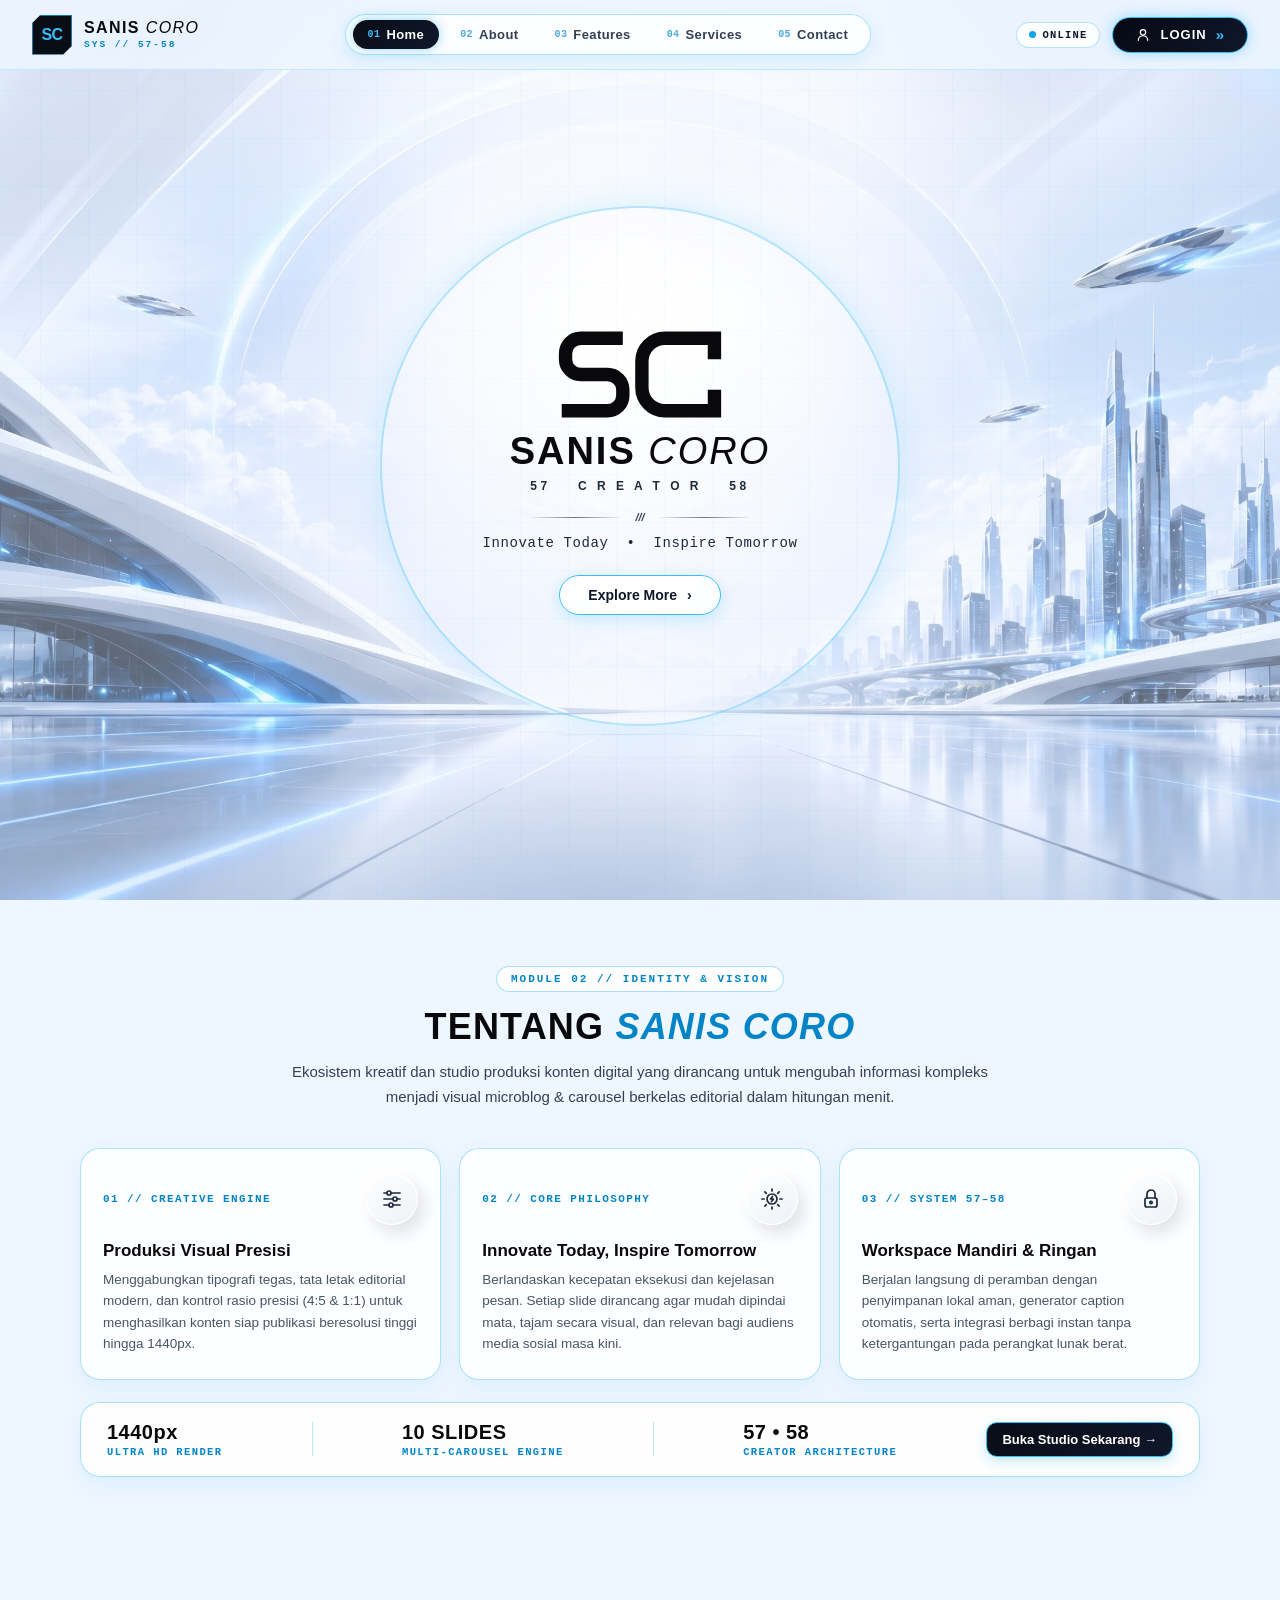
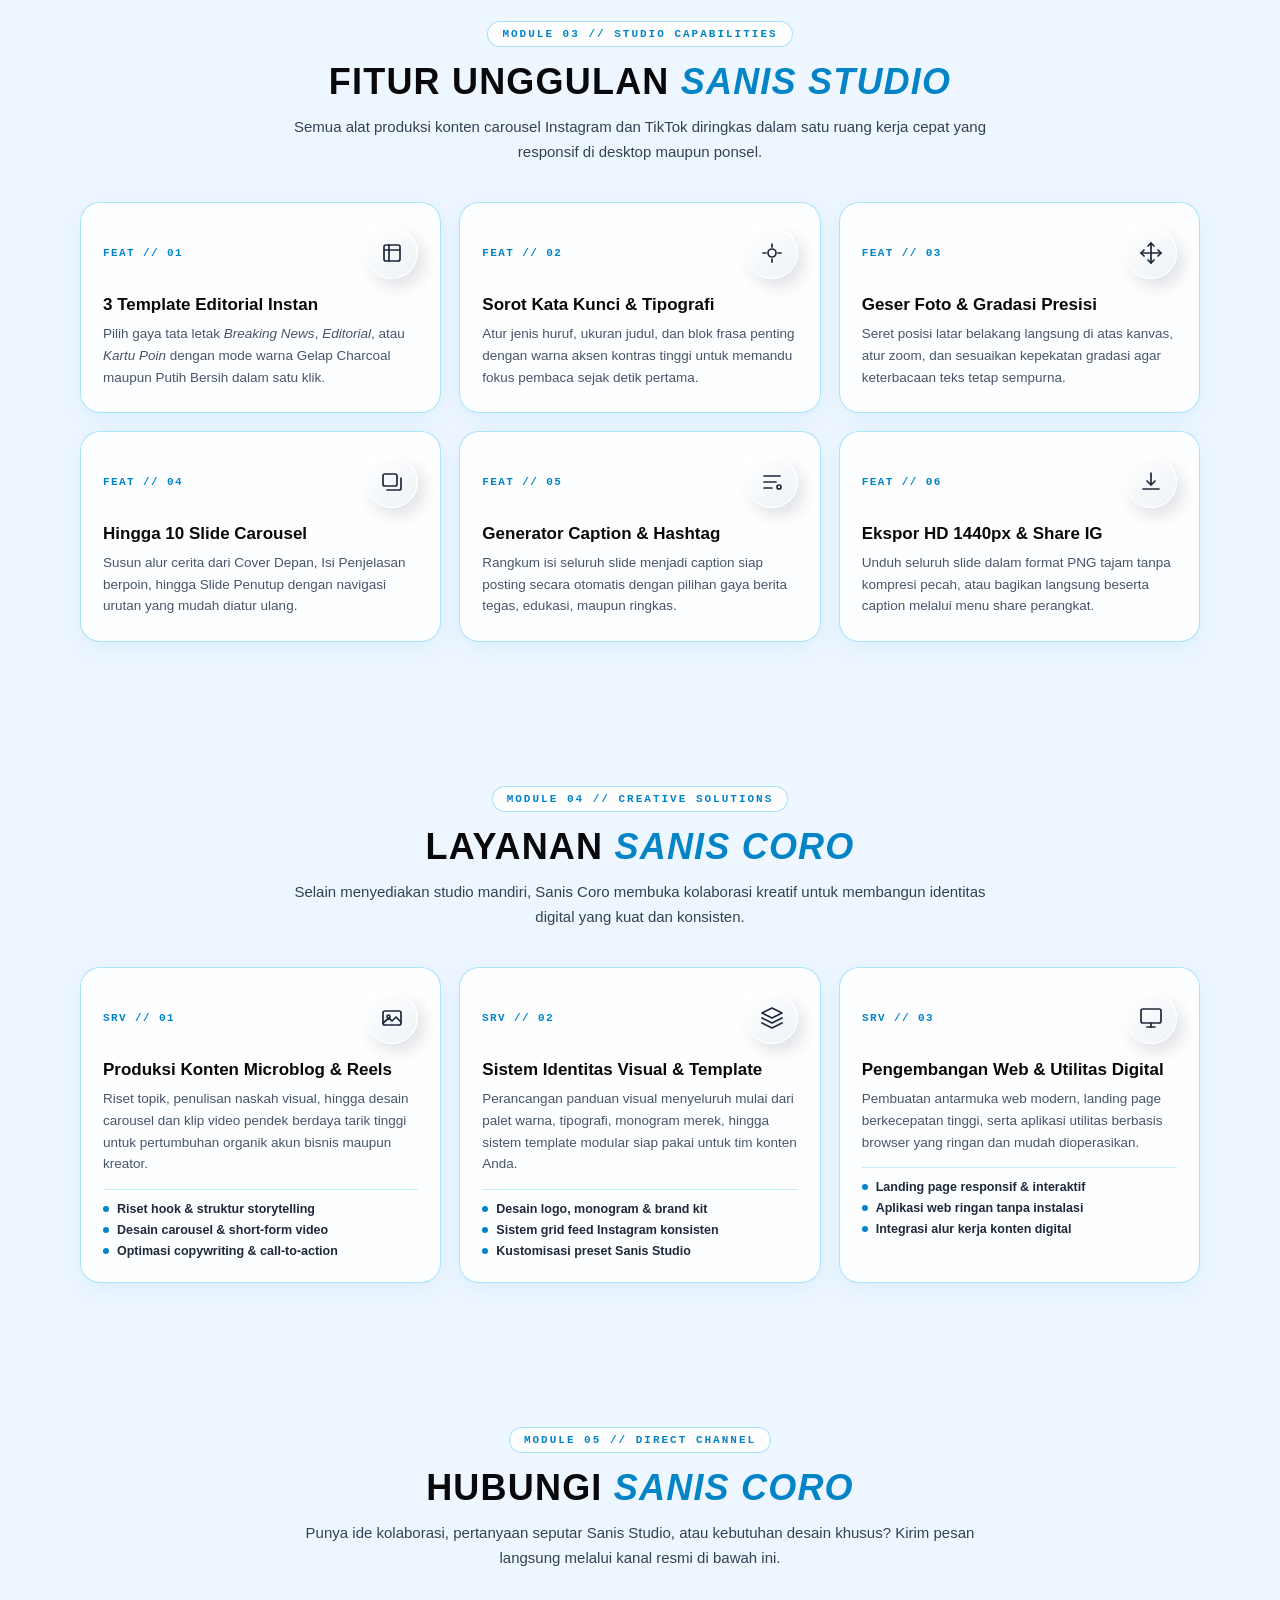
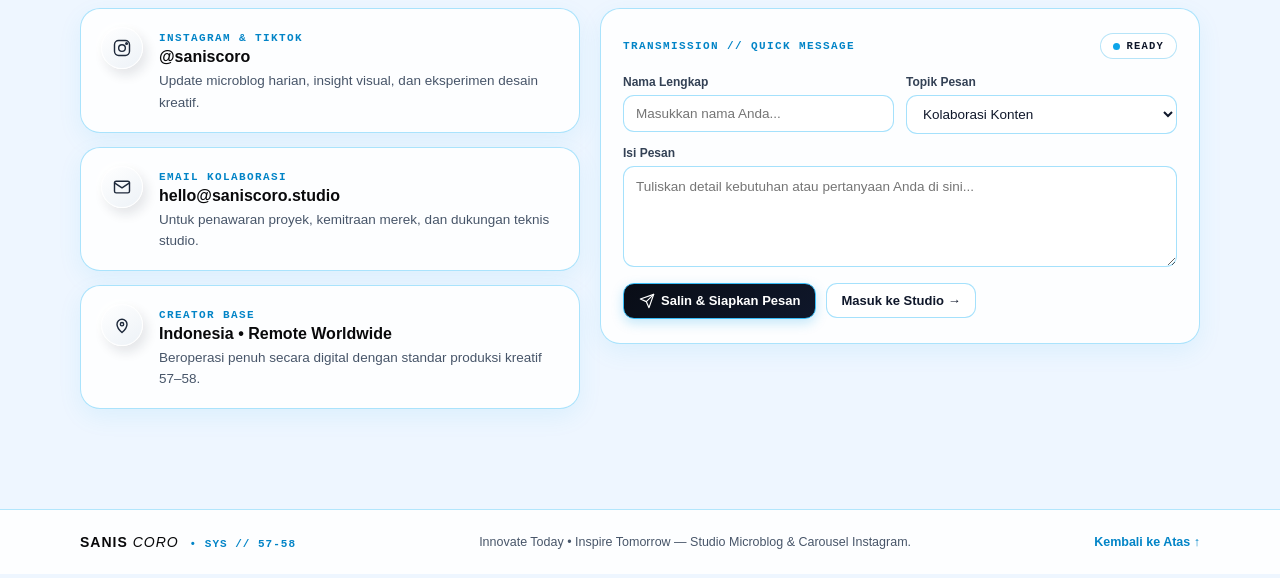
<file: index.html>
<!DOCTYPE html>
<html lang="id">
<head>
  <meta charset="UTF-8" />
  <meta name="viewport" content="width=device-width, initial-scale=1.0, viewport-fit=cover" />
  <meta http-equiv="Content-Security-Policy" content="default-src 'self'; img-src 'self' data: blob:; style-src 'self' 'unsafe-inline' https://fonts.googleapis.com; font-src 'self' https://fonts.gstatic.com; script-src 'self'; connect-src 'none'; object-src 'none'; base-uri 'self'; form-action 'none';" />
  <title>Sanis Coro — Studio Konten Instagram</title>
  <link rel="preconnect" href="https://fonts.googleapis.com" />
  <link rel="preconnect" href="https://fonts.gstatic.com" crossorigin />
  <link href="https://fonts.googleapis.com/css2?family=Anton&family=Fredoka:wght@600;700&family=JetBrains+Mono:wght@600;800&family=Playfair+Display:wght@700;900&family=Plus+Jakarta+Sans:wght@500;700;800&display=swap" rel="stylesheet" />
  <link rel="stylesheet" href="style.css?v=14" />
</head>
<body>
  <!-- LAPISAN LATAR TETAP RINGAN (GPU COMPOSITED) -->
  <div class="bg-fixed-layer" aria-hidden="true"></div>

  <!-- HALAMAN DEPAN (LANDING PAGE FUTURISTIK) -->
  <div class="landing-page" id="loginScreen">
    <!-- NAVIGASI ATAS FUTURISTIK (HUD GLASSMORPHISM) -->
    <header class="lp-navbar">
      <a href="#home" class="lp-brand" aria-label="Sanis Coro Home">
        <div class="lp-brand-hex">
          <span>SC</span>
        </div>
        <div class="lp-brand-info">
          <div class="lp-brand-text"><strong>SANIS</strong> <em>CORO</em></div>
          <div class="lp-brand-code">SYS // 57-58</div>
        </div>
      </a>

      <nav class="lp-menu-capsule" id="lpMenu" aria-label="Navigasi Utama">
        <a href="#home" class="lp-link active"><span class="nav-idx">01</span>Home</a>
        <a href="#about" class="lp-link"><span class="nav-idx">02</span>About</a>
        <a href="#features" class="lp-link"><span class="nav-idx">03</span>Features</a>
        <a href="#services" class="lp-link"><span class="nav-idx">04</span>Services</a>
        <a href="#contact" class="lp-link"><span class="nav-idx">05</span>Contact</a>
      </nav>

      <div class="lp-nav-right">
        <div class="lp-status-pill" title="Sistem Aktif">
          <span class="pulse-dot"></span>
          <span>ONLINE</span>
        </div>
        <button type="button" class="btn-login-futuristic" id="btnOpenLogin">
          <span class="btn-glow-sweep" aria-hidden="true"></span>
          <svg class="ui-line-svg" viewBox="0 0 24 24" aria-hidden="true">
            <circle cx="12" cy="8" r="4"/>
            <path d="M5 20a7 7 0 0 1 14 0"/>
          </svg>
          <span>LOGIN</span>
          <span class="arrow">»</span>
        </button>
        <button type="button" class="lp-burger" id="btnToggleLpMenu" aria-label="Buka Menu">
          <svg class="ui-line-svg" viewBox="0 0 24 24" aria-hidden="true">
            <path d="M4 7h16M4 12h16M4 17h16"/>
          </svg>
        </button>
      </div>
    </header>

    <!-- 01. HERO SECTION -->
    <main class="lp-hero" id="home">
      <div class="lp-hero-ring" aria-hidden="true"></div>

      <div class="lp-hero-center">
        <div class="lp-hero-logo">
          <svg viewBox="0 0 220 120" width="210" height="115" aria-hidden="true">
            <path d="M92 22 H48 A16 16 0 0 0 32 38 V44 A16 16 0 0 0 48 60 H76 A16 16 0 0 1 92 76 V82 A16 16 0 0 1 76 98 H28" fill="none" stroke="#09090b" stroke-width="14" stroke-linecap="butt"/>
            <path d="M188 44 V22 H136 A24 24 0 0 0 112 46 V74 A24 24 0 0 0 136 98 H188 V76" fill="none" stroke="#09090b" stroke-width="14" stroke-linecap="butt"/>
          </svg>
          <div class="lp-hero-wordmark"><strong>SANIS</strong> <span>CORO</span></div>
          <div class="lp-hero-submark">57 &nbsp;&nbsp; C R E A T O R &nbsp;&nbsp; 58</div>
        </div>

        <div class="lp-ornament" aria-hidden="true">
          <span></span><i>///</i><span></span>
        </div>

        <p class="lp-tagline">Innovate Today &nbsp;•&nbsp; Inspire Tomorrow</p>

        <div class="lp-hero-cta">
          <a href="#about" class="btn-explore-futuristic">
            <span>Explore More</span>
            <span class="arrow">›</span>
          </a>
        </div>
      </div>
    </main>

    <!-- 02. ABOUT SECTION -->
    <section class="lp-section" id="about">
      <div class="lp-container">
        <div class="lp-sec-header reveal-on-scroll">
          <div class="lp-sec-badge">MODULE 02 // IDENTITY &amp; VISION</div>
          <h2 class="lp-sec-title">TENTANG <span>SANIS CORO</span></h2>
          <p class="lp-sec-lead">
            Ekosistem kreatif dan studio produksi konten digital yang dirancang untuk mengubah informasi kompleks menjadi visual microblog &amp; carousel berkelas editorial dalam hitungan menit.
          </p>
        </div>

        <div class="lp-about-grid">
          <article class="hud-glass-card reveal-on-scroll" style="--stagger:0">
            <div class="hud-card-top">
              <span class="hud-code">01 // CREATIVE ENGINE</span>
              <div class="neo-disc-icon" aria-hidden="true">
                <svg viewBox="0 0 24 24">
                  <line x1="4" y1="6" x2="20" y2="6"/>
                  <line x1="4" y1="12" x2="20" y2="12"/>
                  <line x1="4" y1="18" x2="20" y2="18"/>
                  <circle cx="9" cy="6" r="2" fill="#f8fafc"/>
                  <circle cx="15" cy="12" r="2" fill="#f8fafc"/>
                  <circle cx="11" cy="18" r="2" fill="#f8fafc"/>
                </svg>
              </div>
            </div>
            <h3>Produksi Visual Presisi</h3>
            <p>
              Menggabungkan tipografi tegas, tata letak editorial modern, dan kontrol rasio presisi (4:5 &amp; 1:1) untuk menghasilkan konten siap publikasi beresolusi tinggi hingga 1440px.
            </p>
          </article>

          <article class="hud-glass-card reveal-on-scroll" style="--stagger:1">
            <div class="hud-card-top">
              <span class="hud-code">02 // CORE PHILOSOPHY</span>
              <div class="neo-disc-icon" aria-hidden="true">
                <svg viewBox="0 0 24 24">
                  <circle cx="12" cy="12" r="5"/>
                  <path d="M12 2v2M12 20v2M2 12h2M20 12h2M4.9 4.9l1.4 1.4M17.7 17.7l1.4 1.4M19.1 4.9l-1.4 1.4M6.3 17.7l-1.4 1.4"/>
                  <polyline points="12.5 9.5 10.5 12 13.5 12 11.5 14.5"/>
                </svg>
              </div>
            </div>
            <h3>Innovate Today, Inspire Tomorrow</h3>
            <p>
              Berlandaskan kecepatan eksekusi dan kejelasan pesan. Setiap slide dirancang agar mudah dipindai mata, tajam secara visual, dan relevan bagi audiens media sosial masa kini.
            </p>
          </article>

          <article class="hud-glass-card reveal-on-scroll" style="--stagger:2">
            <div class="hud-card-top">
              <span class="hud-code">03 // SYSTEM 57–58</span>
              <div class="neo-disc-icon" aria-hidden="true">
                <svg viewBox="0 0 24 24">
                  <rect x="6" y="11" width="12" height="9" rx="2"/>
                  <path d="M8 11V7a4 4 0 0 1 8 0v4"/>
                  <circle cx="12" cy="15.5" r="1.2"/>
                </svg>
              </div>
            </div>
            <h3>Workspace Mandiri &amp; Ringan</h3>
            <p>
              Berjalan langsung di peramban dengan penyimpanan lokal aman, generator caption otomatis, serta integrasi berbagi instan tanpa ketergantungan pada perangkat lunak berat.
            </p>
          </article>
        </div>

        <div class="hud-metrics-bar reveal-on-scroll">
          <div class="hud-metric">
            <strong>1440px</strong>
            <span>ULTRA HD RENDER</span>
          </div>
          <div class="hud-metric-div" aria-hidden="true"></div>
          <div class="hud-metric">
            <strong>10 SLIDES</strong>
            <span>MULTI-CAROUSEL ENGINE</span>
          </div>
          <div class="hud-metric-div" aria-hidden="true"></div>
          <div class="hud-metric">
            <strong>57 • 58</strong>
            <span>CREATOR ARCHITECTURE</span>
          </div>
          <div class="hud-metric-cta">
            <button type="button" class="btn-primary" id="btnAboutEnterStudio">Buka Studio Sekarang →</button>
          </div>
        </div>
      </div>
    </section>

    <!-- 03. FEATURES SECTION -->
    <section class="lp-section" id="features">
      <div class="lp-container">
        <div class="lp-sec-header reveal-on-scroll">
          <div class="lp-sec-badge">MODULE 03 // STUDIO CAPABILITIES</div>
          <h2 class="lp-sec-title">FITUR UNGGULAN <span>SANIS STUDIO</span></h2>
          <p class="lp-sec-lead">
            Semua alat produksi konten carousel Instagram dan TikTok diringkas dalam satu ruang kerja cepat yang responsif di desktop maupun ponsel.
          </p>
        </div>

        <div class="lp-features-grid">
          <article class="hud-glass-card reveal-on-scroll" style="--stagger:0">
            <div class="hud-card-top">
              <span class="hud-code">FEAT // 01</span>
              <div class="neo-disc-icon" aria-hidden="true">
                <svg viewBox="0 0 24 24">
                  <rect x="4" y="4" width="16" height="16" rx="2"/>
                  <path d="M4 9h16M9 4v16"/>
                </svg>
              </div>
            </div>
            <h3>3 Template Editorial Instan</h3>
            <p>
              Pilih gaya tata letak <em>Breaking News</em>, <em>Editorial</em>, atau <em>Kartu Poin</em> dengan mode warna Gelap Charcoal maupun Putih Bersih dalam satu klik.
            </p>
          </article>

          <article class="hud-glass-card reveal-on-scroll" style="--stagger:1">
            <div class="hud-card-top">
              <span class="hud-code">FEAT // 02</span>
              <div class="neo-disc-icon" aria-hidden="true">
                <svg viewBox="0 0 24 24">
                  <path d="M12 3v3M12 18v3M3 12h3M18 12h3"/>
                  <circle cx="12" cy="12" r="4"/>
                </svg>
              </div>
            </div>
            <h3>Sorot Kata Kunci &amp; Tipografi</h3>
            <p>
              Atur jenis huruf, ukuran judul, dan blok frasa penting dengan warna aksen kontras tinggi untuk memandu fokus pembaca sejak detik pertama.
            </p>
          </article>

          <article class="hud-glass-card reveal-on-scroll" style="--stagger:2">
            <div class="hud-card-top">
              <span class="hud-code">FEAT // 03</span>
              <div class="neo-disc-icon" aria-hidden="true">
                <svg viewBox="0 0 24 24">
                  <path d="M5 9l-3 3 3 3M19 9l3 3-3 3M9 5l3-3 3 3M15 19l-3 3-3-3"/>
                  <line x1="2" y1="12" x2="22" y2="12"/>
                  <line x1="12" y1="2" x2="12" y2="22"/>
                </svg>
              </div>
            </div>
            <h3>Geser Foto &amp; Gradasi Presisi</h3>
            <p>
              Seret posisi latar belakang langsung di atas kanvas, atur zoom, dan sesuaikan kepekatan gradasi agar keterbacaan teks tetap sempurna.
            </p>
          </article>

          <article class="hud-glass-card reveal-on-scroll" style="--stagger:0">
            <div class="hud-card-top">
              <span class="hud-code">FEAT // 04</span>
              <div class="neo-disc-icon" aria-hidden="true">
                <svg viewBox="0 0 24 24">
                  <rect x="3" y="4" width="14" height="12" rx="2"/>
                  <path d="M7 20h12a2 2 0 0 0 2-2V8"/>
                </svg>
              </div>
            </div>
            <h3>Hingga 10 Slide Carousel</h3>
            <p>
              Susun alur cerita dari Cover Depan, Isi Penjelasan berpoin, hingga Slide Penutup dengan navigasi urutan yang mudah diatur ulang.
            </p>
          </article>

          <article class="hud-glass-card reveal-on-scroll" style="--stagger:1">
            <div class="hud-card-top">
              <span class="hud-code">FEAT // 05</span>
              <div class="neo-disc-icon" aria-hidden="true">
                <svg viewBox="0 0 24 24">
                  <path d="M4 6h16M4 12h12M4 18h8"/>
                  <circle cx="19" cy="17" r="2"/>
                </svg>
              </div>
            </div>
            <h3>Generator Caption &amp; Hashtag</h3>
            <p>
              Rangkum isi seluruh slide menjadi caption siap posting secara otomatis dengan pilihan gaya berita tegas, edukasi, maupun ringkas.
            </p>
          </article>

          <article class="hud-glass-card reveal-on-scroll" style="--stagger:2">
            <div class="hud-card-top">
              <span class="hud-code">FEAT // 06</span>
              <div class="neo-disc-icon" aria-hidden="true">
                <svg viewBox="0 0 24 24">
                  <path d="M12 3v12m0 0-4-4m4 4 4-4M4 19h16"/>
                </svg>
              </div>
            </div>
            <h3>Ekspor HD 1440px &amp; Share IG</h3>
            <p>
              Unduh seluruh slide dalam format PNG tajam tanpa kompresi pecah, atau bagikan langsung beserta caption melalui menu share perangkat.
            </p>
          </article>
        </div>
      </div>
    </section>

    <!-- 04. SERVICES SECTION -->
    <section class="lp-section" id="services">
      <div class="lp-container">
        <div class="lp-sec-header reveal-on-scroll">
          <div class="lp-sec-badge">MODULE 04 // CREATIVE SOLUTIONS</div>
          <h2 class="lp-sec-title">LAYANAN <span>SANIS CORO</span></h2>
          <p class="lp-sec-lead">
            Selain menyediakan studio mandiri, Sanis Coro membuka kolaborasi kreatif untuk membangun identitas digital yang kuat dan konsisten.
          </p>
        </div>

        <div class="lp-services-grid">
          <article class="hud-glass-card service-card reveal-on-scroll" style="--stagger:0">
            <div class="hud-card-top">
              <span class="hud-code">SRV // 01</span>
              <div class="neo-disc-icon" aria-hidden="true">
                <svg viewBox="0 0 24 24">
                  <rect x="3" y="5" width="18" height="14" rx="2"/>
                  <circle cx="8.5" cy="10.5" r="1.5"/>
                  <path d="M21 16l-5-5-4 4-3-3-6 5"/>
                </svg>
              </div>
            </div>
            <h3>Produksi Konten Microblog &amp; Reels</h3>
            <p>
              Riset topik, penulisan naskah visual, hingga desain carousel dan klip video pendek berdaya tarik tinggi untuk pertumbuhan organik akun bisnis maupun kreator.
            </p>
            <ul class="service-list">
              <li>Riset hook &amp; struktur storytelling</li>
              <li>Desain carousel &amp; short-form video</li>
              <li>Optimasi copywriting &amp; call-to-action</li>
            </ul>
          </article>

          <article class="hud-glass-card service-card reveal-on-scroll" style="--stagger:1">
            <div class="hud-card-top">
              <span class="hud-code">SRV // 02</span>
              <div class="neo-disc-icon" aria-hidden="true">
                <svg viewBox="0 0 24 24">
                  <polygon points="12 2 2 7 12 12 22 7 12 2"/>
                  <polyline points="2 17 12 22 22 17"/>
                  <polyline points="2 12 12 17 22 12"/>
                </svg>
              </div>
            </div>
            <h3>Sistem Identitas Visual &amp; Template</h3>
            <p>
              Perancangan panduan visual menyeluruh mulai dari palet warna, tipografi, monogram merek, hingga sistem template modular siap pakai untuk tim konten Anda.
            </p>
            <ul class="service-list">
              <li>Desain logo, monogram &amp; brand kit</li>
              <li>Sistem grid feed Instagram konsisten</li>
              <li>Kustomisasi preset Sanis Studio</li>
            </ul>
          </article>

          <article class="hud-glass-card service-card reveal-on-scroll" style="--stagger:2">
            <div class="hud-card-top">
              <span class="hud-code">SRV // 03</span>
              <div class="neo-disc-icon" aria-hidden="true">
                <svg viewBox="0 0 24 24">
                  <rect x="2" y="3" width="20" height="14" rx="2"/>
                  <line x1="8" y1="21" x2="16" y2="21"/>
                  <line x1="12" y1="17" x2="12" y2="21"/>
                </svg>
              </div>
            </div>
            <h3>Pengembangan Web &amp; Utilitas Digital</h3>
            <p>
              Pembuatan antarmuka web modern, landing page berkecepatan tinggi, serta aplikasi utilitas berbasis browser yang ringan dan mudah dioperasikan.
            </p>
            <ul class="service-list">
              <li>Landing page responsif &amp; interaktif</li>
              <li>Aplikasi web ringan tanpa instalasi</li>
              <li>Integrasi alur kerja konten digital</li>
            </ul>
          </article>
        </div>
      </div>
    </section>

    <!-- 05. CONTACT SECTION -->
    <section class="lp-section" id="contact">
      <div class="lp-container">
        <div class="lp-sec-header reveal-on-scroll">
          <div class="lp-sec-badge">MODULE 05 // DIRECT CHANNEL</div>
          <h2 class="lp-sec-title">HUBUNGI <span>SANIS CORO</span></h2>
          <p class="lp-sec-lead">
            Punya ide kolaborasi, pertanyaan seputar Sanis Studio, atau kebutuhan desain khusus? Kirim pesan langsung melalui kanal resmi di bawah ini.
          </p>
        </div>

        <div class="lp-contact-grid">
          <div class="contact-channels">
            <div class="hud-glass-card contact-info-card reveal-on-scroll" style="--stagger:0">
              <div class="neo-disc-icon sm" aria-hidden="true">
                <svg viewBox="0 0 24 24">
                  <rect x="3" y="3" width="18" height="18" rx="5"/>
                  <circle cx="12" cy="12" r="4"/>
                  <circle cx="17.5" cy="6.5" r="1"/>
                </svg>
              </div>
              <div>
                <span class="hud-code">INSTAGRAM &amp; TIKTOK</span>
                <h4>@saniscoro</h4>
                <p>Update microblog harian, insight visual, dan eksperimen desain kreatif.</p>
              </div>
            </div>

            <div class="hud-glass-card contact-info-card reveal-on-scroll" style="--stagger:1">
              <div class="neo-disc-icon sm" aria-hidden="true">
                <svg viewBox="0 0 24 24">
                  <rect x="3" y="5" width="18" height="14" rx="2"/>
                  <polyline points="3 7 12 13 21 7"/>
                </svg>
              </div>
              <div>
                <span class="hud-code">EMAIL KOLABORASI</span>
                <h4>hello@saniscoro.studio</h4>
                <p>Untuk penawaran proyek, kemitraan merek, dan dukungan teknis studio.</p>
              </div>
            </div>

            <div class="hud-glass-card contact-info-card reveal-on-scroll" style="--stagger:2">
              <div class="neo-disc-icon sm" aria-hidden="true">
                <svg viewBox="0 0 24 24">
                  <path d="M12 21s-6-5.3-6-10a6 6 0 1 1 12 0c0 4.7-6 10-6 10z"/>
                  <circle cx="12" cy="11" r="2"/>
                </svg>
              </div>
              <div>
                <span class="hud-code">CREATOR BASE</span>
                <h4>Indonesia • Remote Worldwide</h4>
                <p>Beroperasi penuh secara digital dengan standar produksi kreatif 57–58.</p>
              </div>
            </div>
          </div>

          <form class="hud-glass-card contact-form-card reveal-on-scroll" id="lpContactForm">
            <div class="hud-card-top">
              <span class="hud-code">TRANSMISSION // QUICK MESSAGE</span>
              <span class="lp-status-pill"><span class="pulse-dot"></span><span>READY</span></span>
            </div>

            <div class="row-2">
              <div>
                <label class="field-label" for="contactName">Nama Lengkap</label>
                <input type="text" id="contactName" class="input" placeholder="Masukkan nama Anda..." required />
              </div>
              <div>
                <label class="field-label" for="contactTopic">Topik Pesan</label>
                <select id="contactTopic" class="input">
                  <option value="Kolaborasi Konten">Kolaborasi Konten</option>
                  <option value="Desain & Branding">Desain &amp; Branding</option>
                  <option value="Masukan Sanis Studio">Masukan Sanis Studio</option>
                  <option value="Lainnya">Lainnya</option>
                </select>
              </div>
            </div>

            <div class="mt-12">
              <label class="field-label" for="contactMessage">Isi Pesan</label>
              <textarea id="contactMessage" class="input textarea" rows="4" placeholder="Tuliskan detail kebutuhan atau pertanyaan Anda di sini..." required></textarea>
            </div>

            <div class="contact-form-actions mt-12">
              <button type="submit" class="btn-primary">
                <svg class="ui-line-svg" viewBox="0 0 24 24"><line x1="22" y1="2" x2="11" y2="13"/><polygon points="22 2 15 22 11 13 2 9 22 2"/></svg>
                <span>Salin &amp; Siapkan Pesan</span>
              </button>
              <button type="button" class="btn-secondary" id="btnContactOpenStudio">Masuk ke Studio →</button>
            </div>
          </form>
        </div>
      </div>
    </section>

    <!-- FOOTER LANDING PAGE -->
    <footer class="lp-footer">
      <div class="lp-container lp-footer-inner">
        <div class="lp-footer-brand">
          <strong>SANIS</strong> <em>CORO</em> <span>• SYS // 57-58</span>
        </div>
        <p class="lp-footer-copy">Innovate Today • Inspire Tomorrow — Studio Microblog &amp; Carousel Instagram.</p>
        <a href="#home" class="lp-back-top">Kembali ke Atas ↑</a>
      </div>
    </footer>

    <!-- MODAL POP-UP LOGIN -->
    <div class="login-modal-backdrop hidden" id="loginModal" role="dialog" aria-modal="true" aria-labelledby="modalLoginTitle">
      <div class="login-card">
        <button type="button" class="modal-close-btn" id="btnCloseLogin" aria-label="Tutup">✕</button>
        <div class="login-logo">SC</div>
        <h2 class="login-title" id="modalLoginTitle">SANIS STUDIO</h2>
        <p class="login-sub">Masuk ke Workspace Microblog &amp; Carousel</p>

        <form id="loginForm" class="login-form" autocomplete="off">
          <div>
            <label class="field-label" for="loginUser">Username</label>
            <input type="text" id="loginUser" class="input" value="saniscoro" placeholder="Ketik username..." required />
          </div>
          <div>
            <label class="field-label" for="loginPass">Password / PIN</label>
            <div class="pass-wrap">
              <input type="password" id="loginPass" class="input" value="5758" placeholder="Ketik PIN / password..." required />
              <button type="button" class="toggle-pass" id="btnTogglePass" aria-label="Lihat Password">
                <svg class="ui-line-svg" viewBox="0 0 24 24">
                  <path d="M2 12s3.8-6 10-6 10 6 10 6-3.8 6-10 6-10-6-10-6z"/>
                  <circle cx="12" cy="12" r="2.5"/>
                </svg>
              </button>
            </div>
          </div>
          <div class="login-error" id="loginError" role="alert"></div>
          <button type="submit" id="btnLoginSubmit" class="btn-primary login-submit">Masuk ke Studio →</button>
        </form>

        <div class="login-hint">
          <span>Akun bawaan: <strong>saniscoro</strong> • PIN: <strong>5758</strong></span>
          <button type="button" class="link-btn mt-6" id="btnQuickFill">Reset &amp; Isi Akun Bawaan</button>
        </div>
      </div>
    </div>
  </div>

  <!-- APLIKASI UTAMA -->
  <div id="appShell" class="app-locked">
    <header class="topbar">
      <div class="brand-wrap">
        <div class="brand-mark" aria-hidden="true">SC</div>
        <div>
          <div class="brand-title">SANIS STUDIO</div>
          <div class="brand-sub"><span class="dot"></span> Siap Ekspor HD</div>
        </div>
      </div>

      <nav class="desktop-tabs" aria-label="Menu Utama">
        <button type="button" class="tab-btn active" data-tab="editor">
          <svg class="ui-line-svg" viewBox="0 0 24 24"><path d="M12 20h9M16.5 3.5a2.1 2.1 0 0 1 3 3L7 19l-4 1 1-4Z"/></svg>
          <span>Edit Konten</span>
        </button>
        <button type="button" class="tab-btn" data-tab="style">
          <svg class="ui-line-svg" viewBox="0 0 24 24"><circle cx="12" cy="12" r="3"/><path d="M19.4 15a1.65 1.65 0 0 0 .33 1.82l.06.06a2 2 0 1 1-2.83 2.83l-.06-.06a1.65 1.65 0 0 0-1.82-.33 1.65 1.65 0 0 0-1 1.51V21a2 2 0 0 1-4 0v-.09a1.65 1.65 0 0 0-1-1.51 1.65 1.65 0 0 0-1.82.33l-.06.06a2 2 0 1 1-2.83-2.83l.06-.06a1.65 1.65 0 0 0 .33-1.82 1.65 1.65 0 0 0-1.51-1H3a2 2 0 0 1 0-4h.09a1.65 1.65 0 0 0 1.51-1 1.65 1.65 0 0 0-.33-1.82l-.06-.06a2 2 0 1 1 2.83-2.83l.06.06a1.65 1.65 0 0 0 1.82.33h.09a1.65 1.65 0 0 0 1-1.51V3a2 2 0 0 1 4 0v.09a1.65 1.65 0 0 0 1 1.51 1.65 1.65 0 0 0 1.82-.33l.06-.06a2 2 0 1 1 2.83 2.83l-.06.06a1.65 1.65 0 0 0-.33 1.82v.09a1.65 1.65 0 0 0 1.51 1H21a2 2 0 0 1 0 4h-.09a1.65 1.65 0 0 0-1.51 1z"/></svg>
          <span>Tema &amp; Logo</span>
        </button>
        <button type="button" class="tab-btn" data-tab="slides">
          <svg class="ui-line-svg" viewBox="0 0 24 24"><rect x="3" y="4" width="14" height="12" rx="2"/><path d="M7 20h12a2 2 0 0 0 2-2V8"/></svg>
          <span>Urutan Slide</span>
        </button>
        <button type="button" class="tab-btn" data-tab="caption">
          <svg class="ui-line-svg" viewBox="0 0 24 24"><rect x="6" y="2" width="12" height="20" rx="2"/><line x1="10" y1="18" x2="14" y2="18"/><path d="M9 9h6M9 13h4"/></svg>
          <span>Caption &amp; Share</span>
        </button>
      </nav>

      <div class="top-actions">
        <button type="button" class="btn-ghost" id="btnResetProject" title="Kembalikan ke awal">
          <svg class="ui-line-svg" viewBox="0 0 24 24"><path d="M3 12a9 9 0 1 0 3-6.7L3 8"/><path d="M3 3v5h5"/></svg>
          <span>Reset</span>
        </button>
        <button type="button" class="btn-ghost" id="btnLogout" title="Kunci layar">
          <svg class="ui-line-svg" viewBox="0 0 24 24"><rect x="5" y="11" width="14" height="10" rx="2"/><path d="M8 11V7a4 4 0 0 1 8 0v4"/><circle cx="12" cy="16" r="1"/></svg>
          <span>Kunci</span>
        </button>
        <button type="button" class="btn-primary" id="btnExportAll">Simpan Semua ↗</button>
      </div>
    </header>

    <main class="workspace">
      <!-- AREA PRATINJAU KANVAS -->
      <section class="stage-panel active-mobile" id="mobilePreviewSection">
        <div class="stage-topbar">
          <div class="quick-slides" id="quickSlidePills" aria-label="Pilih Slide Cepat"></div>

          <div class="hud-group">
            <button type="button" class="hud-btn" id="toggleRatioBtn" title="Ganti Rasio IG">4:5</button>
            <button type="button" class="hud-btn" id="toggleQualityBtn" title="Ganti Resolusi">HD 1440</button>
          </div>
        </div>

        <div class="canvas-frame" id="canvasTouchArea">
          <canvas id="previewCanvas" width="1080" height="1350"></canvas>
          <div class="canvas-drag-badge" id="dragHintBadge">Seret foto di layar untuk atur posisi</div>
        </div>

        <div class="stage-footer-actions">
          <button type="button" class="btn-secondary" id="btnDownloadCurrent">
            <svg class="ui-line-svg" viewBox="0 0 24 24"><path d="M12 3v12m0 0-4-4m4 4 4-4M4 19h16"/></svg>
            <span>Simpan PNG Ini</span>
          </button>
          <button type="button" class="btn-accent" id="btnShareIGCurrent">Bagikan ke IG ↗</button>
        </div>
      </section>

      <!-- PANEL EDITOR -->
      <aside class="editor-panel" id="mobileEditorSection">
        <!-- TAB 1: EDIT KONTEN (TEKS & FOTO) -->
        <div class="tab-pane active" id="pane-editor">
          <div class="bento-card">
            <div class="card-head-row">
              <div>
                <span class="kicker">1. FOTO &amp; LATAR BELAKANG</span>
                <p class="helper-text">Unggah foto lalu geser langsung di kanvas pratinjau</p>
              </div>
              <button type="button" class="link-btn" id="btnApplyBgAll">Samakan Semua Slide</button>
            </div>

            <div class="drop-zone" id="bgDropZone">
              <div class="drop-preview" id="bgThumbWrap">
                <img id="bgThumbImg" alt="Preview Background" />
                <div class="drop-ph-row" id="bgPlaceholderText">
                  <span class="neo-disc-icon sm" aria-hidden="true">
                    <svg viewBox="0 0 24 24">
                      <rect x="3" y="5" width="18" height="14" rx="2"/>
                      <circle cx="8.5" cy="10.5" r="1.5"/>
                      <path d="M21 16l-5-5-4 4-3-3-6 5"/>
                    </svg>
                  </span>
                  <span>Pilih foto dari galeri atau tempel gambar (Ctrl+V)</span>
                </div>
              </div>
              <div class="drop-actions">
                <label class="btn-primary small-btn" for="bgFileInput">Pilih Foto</label>
                <input type="file" id="bgFileInput" accept="image/png,image/jpeg,image/webp,image/gif" hidden />
                <button type="button" class="btn-ghost small-btn" id="btnRemoveBg">Hapus Foto</button>
              </div>
            </div>

            <div class="mt-12">
              <label class="field-label">Atau Pilih Warna Latar Instan:</label>
              <div class="preset-row">
                <button type="button" class="preset-btn" data-preset="fire">
                  <span class="preset-dot" style="background:#dc2626"></span>
                  <span>Merah Api</span>
                </button>
                <button type="button" class="preset-btn" data-preset="bullish">
                  <span class="preset-dot" style="background:#16a34a"></span>
                  <span>Hijau Bullish</span>
                </button>
                <button type="button" class="preset-btn" data-preset="cyber">
                  <span class="preset-dot" style="background:#0284c7"></span>
                  <span>Biru Cyber</span>
                </button>
                <button type="button" class="preset-btn" data-preset="clean">
                  <span class="preset-dot" style="background:#cbd5e1"></span>
                  <span>Polos Studio</span>
                </button>
              </div>
            </div>

            <details class="friendly-details mt-12" open>
              <summary class="summary-with-icon">
                <svg class="ui-line-svg" viewBox="0 0 24 24">
                  <line x1="4" y1="7" x2="20" y2="7"/>
                  <line x1="4" y1="12" x2="20" y2="12"/>
                  <line x1="4" y1="17" x2="20" y2="17"/>
                  <circle cx="9" cy="7" r="2" fill="#ffffff"/>
                  <circle cx="15" cy="12" r="2" fill="#ffffff"/>
                  <circle cx="11" cy="17" r="2" fill="#ffffff"/>
                </svg>
                <span>Atur Posisi Foto &amp; Gradasi Gelap</span>
              </summary>
              <div class="details-body">
                <div class="slider-stack">
                  <div class="slider-item">
                    <div class="slider-head">
                      <span>Geser Kiri / Kanan (X)</span>
                      <strong id="valImgX">0%</strong>
                    </div>
                    <input type="range" id="imgOffsetX" min="-40" max="40" value="0" />
                  </div>
                  <div class="slider-item">
                    <div class="slider-head">
                      <span>Geser Atas / Bawah (Y)</span>
                      <strong id="valImgY">0%</strong>
                    </div>
                    <input type="range" id="imgOffsetY" min="-40" max="40" value="0" />
                  </div>
                  <div class="slider-item">
                    <div class="slider-head">
                      <span>Perbesar / Perkecil Foto</span>
                      <strong id="valImgZoom">100%</strong>
                    </div>
                    <input type="range" id="imgZoom" min="80" max="160" value="100" />
                  </div>
                  <div class="slider-item">
                    <div class="slider-head">
                      <span>Batas Atas Gradasi Teks</span>
                      <strong id="valFadeStart">42%</strong>
                    </div>
                    <input type="range" id="fadeStart" min="15" max="80" value="42" />
                  </div>
                  <div class="slider-item">
                    <div class="slider-head">
                      <span>Kepekatan Gradasi</span>
                      <strong id="valFadeOpacity">100%</strong>
                    </div>
                    <input type="range" id="fadeOpacity" min="0" max="100" value="100" />
                  </div>
                </div>
                <button type="button" class="btn-secondary small-btn mt-10" id="btnResetImgPos" style="width:100%">↺ Kembalikan Posisi Foto ke Tengah</button>
              </div>
            </details>
          </div>

          <div class="bento-card">
            <div class="card-head-row">
              <div>
                <span class="kicker">2. ISI TEKS SLIDE</span>
                <p class="helper-text">Blok kata di judul lalu klik tombol Sorot untuk mewarnainya</p>
              </div>
              <button type="button" class="btn-chip-accent" id="btnHighlightSelection">
                <svg class="ui-line-svg" viewBox="0 0 24 24"><path d="M12 3v3M12 18v3M3 12h3M18 12h3M6.3 6.3l2.1 2.1M15.6 15.6l2.1 2.1M17.7 6.3l-2.1 2.1M8.4 15.6l-2.1 2.1"/></svg>
                <span>Sorot Kata</span>
              </button>
            </div>

            <div class="row-2">
              <div>
                <label class="field-label">Tipe Halaman</label>
                <select id="slideType" class="input">
                  <option value="cover">Cover Depan</option>
                  <option value="content">Isi / Penjelasan</option>
                  <option value="closing">Penutup / Ajakan</option>
                </select>
              </div>
              <div>
                <label class="field-label">Label Kecil Atas</label>
                <input type="text" id="slideKicker" class="input" placeholder="Contoh: MARKET ALERT" />
              </div>
            </div>

            <div class="mt-12">
              <label class="field-label">Judul Utama</label>
              <textarea id="slideTitle" class="input textarea" rows="3" placeholder="Tulis judul menarik di sini..."></textarea>
            </div>

            <div class="mt-12">
              <label class="field-label">Penjelasan Singkat</label>
              <textarea id="slideSubtitle" class="input textarea" rows="2" placeholder="Ringkasan pendukung judul..."></textarea>
            </div>

            <div class="mt-12">
              <div class="card-head-row">
                <label class="field-label">Poin-Poin Utama</label>
                <button type="button" class="link-btn" id="btnAddBullet">+ Tambah Poin</button>
              </div>
              <div id="bulletsContainer" class="bullets-list"></div>
            </div>

            <div class="mt-12">
              <label class="field-label">Catatan Kaki / Sumber</label>
              <input type="text" id="slideQuote" class="input" placeholder="Contoh: Sumber: Data Pasar" />
            </div>
          </div>
        </div>

        <!-- TAB 2: TEMA & LOGO -->
        <div class="tab-pane" id="pane-style">
          <div class="bento-card">
            <span class="kicker">PILIH MODEL DESAIN</span>
            <div class="template-grid" id="templateSelector">
              <button type="button" class="tpl-card active" data-tpl="breaking">
                <span class="neo-disc-icon sm" aria-hidden="true">
                  <svg viewBox="0 0 24 24">
                    <rect x="4" y="4" width="16" height="16" rx="2"/>
                    <line x1="7" y1="14" x2="17" y2="14"/>
                    <line x1="7" y1="17" x2="13" y2="17"/>
                  </svg>
                </span>
                <span class="tpl-name">Breaking News</span>
                <span class="tpl-desc">Judul besar di bawah</span>
              </button>
              <button type="button" class="tpl-card" data-tpl="editorial">
                <span class="neo-disc-icon sm" aria-hidden="true">
                  <svg viewBox="0 0 24 24">
                    <line x1="4" y1="7" x2="20" y2="7"/>
                    <line x1="4" y1="12" x2="16" y2="12"/>
                    <line x1="4" y1="17" x2="12" y2="17"/>
                  </svg>
                </span>
                <span class="tpl-name">Editorial</span>
                <span class="tpl-desc">Rata kiri bersih</span>
              </button>
              <button type="button" class="tpl-card" data-tpl="fintech">
                <span class="neo-disc-icon sm" aria-hidden="true">
                  <svg viewBox="0 0 24 24">
                    <rect x="4" y="4" width="16" height="16" rx="3"/>
                    <circle cx="9" cy="10" r="1"/>
                    <line x1="12" y1="10" x2="17" y2="10"/>
                    <circle cx="9" cy="14" r="1"/>
                    <line x1="12" y1="14" x2="17" y2="14"/>
                  </svg>
                </span>
                <span class="tpl-name">Kartu Poin</span>
                <span class="tpl-desc">Kotak informasi rapi</span>
              </button>
            </div>
          </div>

          <div class="bento-card">
            <div class="card-head-row">
              <div>
                <span class="kicker">TYPOGRAPHY &amp; GAYA HURUF</span>
                <p class="helper-text">Atur jenis font, ukuran judul, dan jarak antar baris</p>
              </div>
              <button type="button" class="link-btn" id="btnResetTypo">↺ Default</button>
            </div>

            <div class="typo-grid" id="fontSelector">
              <button type="button" class="typo-card active" data-font="sans">
                <span class="typo-preview" style="font-family:'Plus Jakarta Sans',sans-serif">Aa</span>
                <span class="typo-name">Modern Sans</span>
              </button>
              <button type="button" class="typo-card" data-font="serif">
                <span class="typo-preview" style="font-family:'Playfair Display',Georgia,serif">Aa</span>
                <span class="typo-name">Editorial Serif</span>
              </button>
              <button type="button" class="typo-card" data-font="mono">
                <span class="typo-preview" style="font-family:'JetBrains Mono',monospace">Aa</span>
                <span class="typo-name">Cyber Mono</span>
              </button>
              <button type="button" class="typo-card" data-font="impact">
                <span class="typo-preview" style="font-family:'Anton',sans-serif;letter-spacing:0.5px">Aa</span>
                <span class="typo-name">Display Impact</span>
              </button>
              <button type="button" class="typo-card" data-font="rounded">
                <span class="typo-preview" style="font-family:'Fredoka',sans-serif">Aa</span>
                <span class="typo-name">Clean Rounded</span>
              </button>
            </div>

            <div class="slider-stack mt-12">
              <div class="slider-item">
                <div class="slider-head">
                  <span>Ukuran Huruf Judul</span>
                  <strong id="valTitleScale">100%</strong>
                </div>
                <input type="range" id="titleScale" min="75" max="130" value="100" />
              </div>
              <div class="slider-item">
                <div class="slider-head">
                  <span>Jarak Antar Baris Judul</span>
                  <strong id="valLineHeight">1.12x</strong>
                </div>
                <input type="range" id="lineHeightScale" min="95" max="135" value="112" />
              </div>
            </div>
          </div>

          <div class="bento-card">
            <span class="kicker">WARNA TEMA &amp; SOROTAN</span>
            <div class="row-2 mt-10">
              <div>
                <label class="field-label">Latar Kanvas</label>
                <select id="themeMode" class="input">
                  <option value="dark">Gelap Elegan (Charcoal)</option>
                  <option value="fresh">Putih Bersih (Light)</option>
                </select>
              </div>
              <div>
                <label class="field-label">Warna Sorotan Teks</label>
                <div class="color-row">
                  <input type="color" id="accentColor" value="#E11D2A" aria-label="Pilih warna kustom" />
                  <button type="button" class="chip-btn" data-color="#E11D2A" style="background:#E11D2A" title="Merah"></button>
                  <button type="button" class="chip-btn" data-color="#22C55E" style="background:#22C55E" title="Hijau"></button>
                  <button type="button" class="chip-btn" data-color="#3B82F6" style="background:#3B82F6" title="Biru"></button>
                  <button type="button" class="chip-btn" data-color="#F59E0B" style="background:#F59E0B" title="Kuning Emas"></button>
                </div>
              </div>
            </div>
          </div>

          <div class="bento-card">
            <span class="kicker">LOGO &amp; NAMA AKUN</span>
            <div class="row-2 mt-10">
              <div>
                <label class="field-label">Tampilan Logo</label>
                <select id="logoMode" class="input">
                  <option value="sc_vector">Logo SC Sanis Coro</option>
                  <option value="monogram">Inisial Huruf + Kotak</option>
                  <option value="custom">Gambar Logo Sendiri</option>
                </select>
              </div>
              <div>
                <label class="field-label">Inisial Huruf</label>
                <input type="text" id="brandMono" class="input" value="SC" maxlength="10" />
              </div>
            </div>
            <div class="mt-12">
              <label class="field-label">Teks Akun di Pojok Bawah</label>
              <input type="text" id="socialHandle" class="input" value="Tiktok & IG | @saniscoro" />
            </div>
            <div class="mt-12 upload-inline">
              <label class="btn-secondary small-btn" for="logoUploadInput">
                <svg class="ui-line-svg" viewBox="0 0 24 24"><path d="M12 16V4m0 0-4 4m4-4 4 4M4 20h16"/></svg>
                <span>Unggah Logo</span>
              </label>
              <input type="file" id="logoUploadInput" accept="image/png,image/jpeg,image/webp" hidden />
              <button type="button" class="btn-ghost small-btn" id="btnClearLogo">↺ Pakai Logo SC</button>
            </div>
          </div>

          <div class="bento-card">
            <span class="kicker">GANTI USERNAME &amp; PIN LOGIN</span>
            <div class="row-2 mt-10">
              <div>
                <label class="field-label">Username</label>
                <input type="text" id="newAuthUser" class="input" placeholder="saniscoro" />
              </div>
              <div>
                <label class="field-label">PIN / Password Baru</label>
                <input type="password" id="newAuthPass" class="input" placeholder="Min. 4 karakter" />
              </div>
            </div>
            <button type="button" class="btn-secondary mt-12" id="btnSaveAuth" style="width:100%">Simpan Perubahan Login</button>
          </div>
        </div>

        <!-- TAB 3: URUTAN SLIDE -->
        <div class="tab-pane" id="pane-slides">
          <div class="bento-card">
            <div class="card-head-row">
              <div>
                <span class="kicker">KELOLA SLIDE CAROUSEL</span>
                <p class="helper-text">Ketuk slide untuk mengedit, atau atur urutannya</p>
              </div>
              <button type="button" class="btn-primary small-btn" id="btnAddSlide">+ Tambah Slide</button>
            </div>
            <div id="slideListContainer" class="slide-cards mt-10"></div>
          </div>
        </div>

        <!-- TAB 4: CAPTION & SHARE -->
        <div class="tab-pane" id="pane-caption">
          <div class="bento-card">
            <div class="card-head-row">
              <div>
                <span class="kicker">CAPTION SIAP POSTING</span>
                <p class="helper-text">Otomatis dirangkum dari seluruh isi slide Anda</p>
              </div>
              <button type="button" class="link-btn" id="btnRegenCaption">↻ Susun Ulang</button>
            </div>

            <div class="row-2">
              <div>
                <label class="field-label">Gaya Bahasa</label>
                <select id="captionTone" class="input">
                  <option value="breaking">Berita Tegas (Breaking)</option>
                  <option value="analysis">Edukasi &amp; Rincian</option>
                  <option value="punchy">Singkat &amp; Padat</option>
                </select>
              </div>
              <div>
                <label class="field-label">Kelengkapan</label>
                <div class="toggle-pills">
                  <button type="button" class="pill-toggle active" id="togEmoji">Emoji</button>
                  <button type="button" class="pill-toggle active" id="togCta">Ajakan</button>
                  <button type="button" class="pill-toggle active" id="togTags">Hashtag</button>
                </div>
              </div>
            </div>

            <div class="mt-12">
              <textarea id="captionOutput" class="input textarea caption-box" rows="9"></textarea>
            </div>

            <div class="action-stack mt-12">
              <button type="button" class="btn-secondary" id="btnCopyCaption">
                <svg class="ui-line-svg" viewBox="0 0 24 24"><rect x="9" y="9" width="11" height="11" rx="2"/><path d="M5 15H4a2 2 0 0 1-2-2V4a2 2 0 0 1 2-2h9a2 2 0 0 1 2 2v1"/></svg>
                <span>Salin Teks Caption</span>
              </button>
              <button type="button" class="btn-accent" id="btnShareAllIG">Kirim Semua Slide + Caption ke IG ↗</button>
            </div>
          </div>
        </div>
      </aside>
    </main>

    <!-- NAVIGASI BAWAH KHUSUS HP -->
    <nav class="mobile-nav" aria-label="Navigasi Ponsel">
      <button type="button" class="mnav-btn active" data-mview="preview">
        <svg class="ui-line-svg" viewBox="0 0 24 24"><rect x="3" y="4" width="18" height="16" rx="2"/><circle cx="8.5" cy="9.5" r="1.5"/><path d="M21 16l-5-5-4 4-3-3-6 5"/></svg>
        <span>Hasil</span>
      </button>
      <button type="button" class="mnav-btn" data-mview="editor">
        <svg class="ui-line-svg" viewBox="0 0 24 24"><path d="M12 20h9M16.5 3.5a2.1 2.1 0 0 1 3 3L7 19l-4 1 1-4Z"/></svg>
        <span>Edit</span>
      </button>
      <button type="button" class="mnav-btn" data-mview="style">
        <svg class="ui-line-svg" viewBox="0 0 24 24"><circle cx="12" cy="12" r="3"/><path d="M12 2v2M12 20v2M2 12h2M20 12h2M4.9 4.9l1.4 1.4M17.7 17.7l1.4 1.4M19.1 4.9l-1.4 1.4M6.3 17.7l-1.4 1.4"/></svg>
        <span>Tema</span>
      </button>
      <button type="button" class="mnav-btn" data-mview="slides">
        <svg class="ui-line-svg" viewBox="0 0 24 24"><rect x="3" y="4" width="14" height="12" rx="2"/><path d="M7 20h12a2 2 0 0 0 2-2V8"/></svg>
        <span>Slide</span>
      </button>
      <button type="button" class="mnav-btn" data-mview="caption">
        <svg class="ui-line-svg" viewBox="0 0 24 24"><rect x="6" y="2" width="12" height="20" rx="2"/><line x1="10" y1="18" x2="14" y2="18"/><path d="M9 9h6M9 13h4"/></svg>
        <span>Post IG</span>
      </button>
    </nav>
  </div>

  <div class="toast" id="toastBox" role="status" aria-live="polite"></div>

  <script src="app.js?v=14"></script>
</body>
</html>
</file>
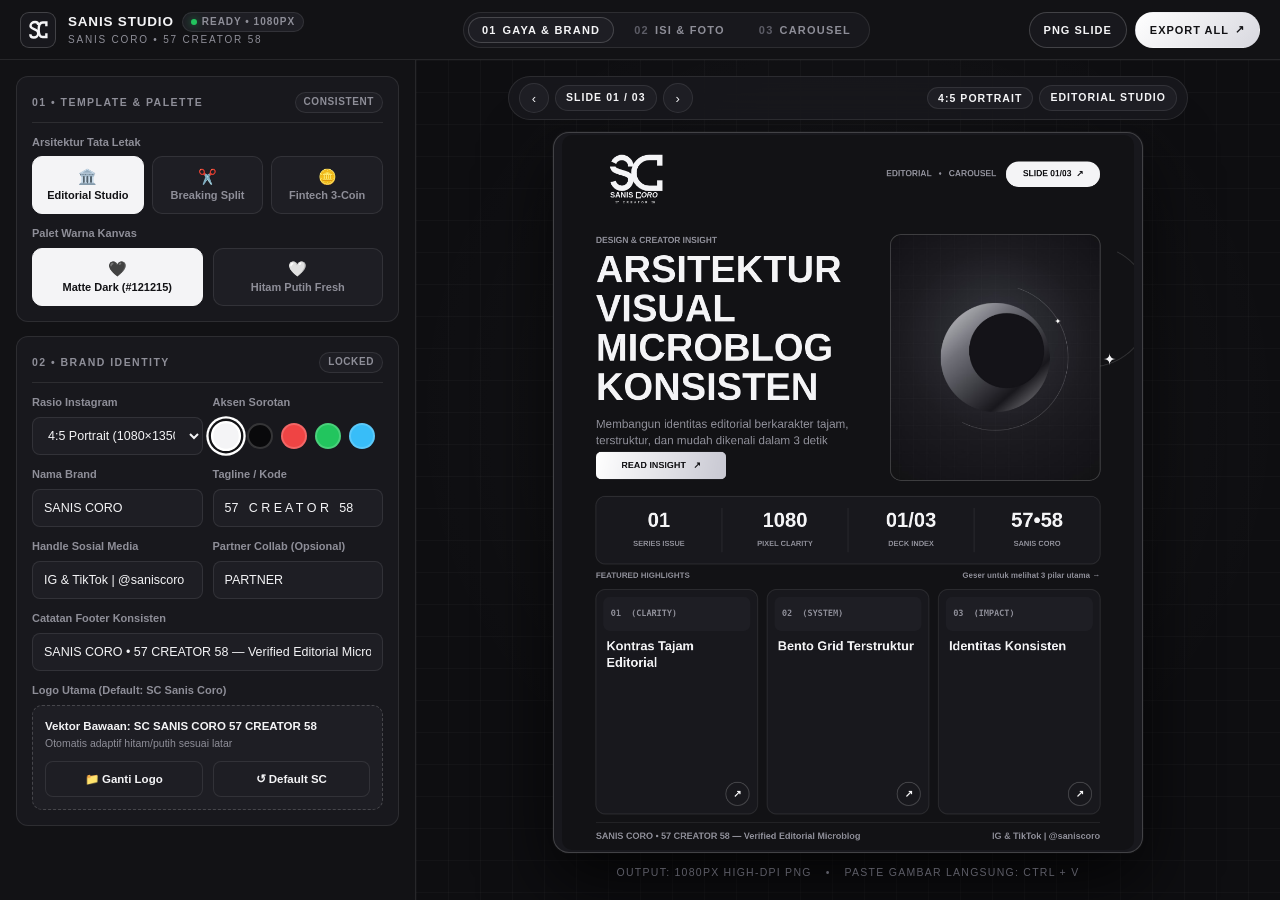
<file: Sanis Studio — Instagram Microblog News Generator.html>
<!DOCTYPE html>
<html lang="id">
<head>
  <meta charset="UTF-8" />
  <meta name="viewport" content="width=device-width, initial-scale=1.0, maximum-scale=5.0, viewport-fit=cover" />
  <title>Sanis Studio — Editorial Microblog Generator</title>
  <style>
    /* =========================================================================
       DESIGN TOKENS — MATTE EDITORIAL CHARCOAL (#121215) & BENTO ARCHITECTURE
       ========================================================================= */
    :root {
      --bg-canvas: #121215;
      --bg-surface: #18181D;
      --bg-recessed: #1E1E24;
      --bg-hover: #25252D;
      --border-hairline: rgba(255, 255, 255, 0.09);
      --border-strong: rgba(255, 255, 255, 0.18);
      --text-primary: #F4F4F6;
      --text-secondary: #8E8E98;
      --text-dim: #5C5C66;
      --accent-light: #F4F4F6;
      --accent-ink: #121215;
      --radius-card: 12px;
      --radius-input: 8px;
      --radius-pill: 999px;
      --font-sans: -apple-system, BlinkMacSystemFont, "Inter", "Segoe UI", Roboto, Helvetica, Arial, sans-serif;
      --font-condensed: Impact, "Arial Narrow", "Arial Black", sans-serif;
      --sidebar-w: 416px;
      --topbar-h: 60px;
      --mobile-nav-h: 64px;
    }

    *, *::before, *::after {
      box-sizing: border-box;
      -webkit-tap-highlight-color: transparent;
    }

    html, body {
      margin: 0;
      padding: 0;
      height: 100%;
      width: 100%;
      background-color: var(--bg-canvas);
      color: var(--text-primary);
      font-family: var(--font-sans);
      font-size: 13px;
      line-height: 1.45;
      overflow: hidden;
      -webkit-font-smoothing: antialiased;
    }

    /* =========================================================================
       TOP ARCHITECTURAL STUDIO BAR (60PX)
       ========================================================================= */
    .topbar {
      height: var(--topbar-h);
      background: var(--bg-canvas);
      border-bottom: 1px solid var(--border-hairline);
      padding: 0 20px;
      display: flex;
      align-items: center;
      justify-content: space-between;
      gap: 16px;
      position: relative;
      z-index: 40;
    }

    .brand-cluster {
      display: flex;
      align-items: center;
      gap: 12px;
      min-width: 0;
    }

    .brand-monogram-box {
      width: 36px;
      height: 36px;
      border-radius: 9px;
      background: var(--bg-surface);
      border: 1px solid var(--border-strong);
      display: flex;
      align-items: center;
      justify-content: center;
      flex-shrink: 0;
    }

    .brand-meta {
      display: flex;
      flex-direction: column;
      gap: 1px;
      min-width: 0;
    }

    .brand-name-row {
      display: flex;
      align-items: center;
      gap: 8px;
    }

    .brand-name {
      font-weight: 800;
      font-size: 13.5px;
      letter-spacing: 0.06em;
      text-transform: uppercase;
      color: var(--text-primary);
      white-space: nowrap;
    }

    .status-chip {
      display: inline-flex;
      align-items: center;
      gap: 5px;
      padding: 2px 8px;
      border-radius: var(--radius-pill);
      background: var(--bg-recessed);
      border: 1px solid var(--border-hairline);
      font-size: 10px;
      font-weight: 700;
      letter-spacing: 0.1em;
      color: var(--text-secondary);
      white-space: nowrap;
    }

    .status-dot {
      width: 6px;
      height: 6px;
      border-radius: 50%;
      background: #22c55e;
      box-shadow: 0 0 8px rgba(34, 197, 94, 0.7);
    }

    .brand-sub {
      font-size: 10px;
      letter-spacing: 0.18em;
      color: var(--text-secondary);
      text-transform: uppercase;
      white-space: nowrap;
    }

    /* Center Minimal Uppercase Navigation (Desktop) */
    .desktop-nav {
      display: flex;
      align-items: center;
      gap: 6px;
      background: var(--bg-surface);
      border: 1px solid var(--border-hairline);
      padding: 4px;
      border-radius: var(--radius-pill);
    }

    .nav-link-btn {
      appearance: none;
      border: none;
      background: transparent;
      color: var(--text-secondary);
      font-family: var(--font-sans);
      font-size: 11px;
      font-weight: 700;
      letter-spacing: 0.11em;
      text-transform: uppercase;
      padding: 7px 14px;
      border-radius: var(--radius-pill);
      cursor: pointer;
      transition: all 0.18s ease;
      display: inline-flex;
      align-items: center;
      gap: 6px;
      white-space: nowrap;
    }

    .nav-link-btn:hover {
      color: var(--text-primary);
      background: rgba(255, 255, 255, 0.04);
    }

    .nav-link-btn.active {
      background: var(--bg-recessed);
      color: var(--text-primary);
      box-shadow: inset 0 0 0 1px var(--border-strong);
    }

    .nav-num {
      color: var(--text-dim);
      font-variant-numeric: tabular-nums;
    }

    .nav-link-btn.active .nav-num {
      color: var(--text-primary);
    }

    /* Right Action Pills */
    .topbar-actions {
      display: flex;
      align-items: center;
      gap: 8px;
    }

    .pill-btn {
      appearance: none;
      border: 1px solid var(--border-strong);
      background: var(--bg-surface);
      color: var(--text-primary);
      font-family: var(--font-sans);
      font-size: 11px;
      font-weight: 700;
      letter-spacing: 0.09em;
      text-transform: uppercase;
      padding: 8px 14px;
      border-radius: var(--radius-pill);
      cursor: pointer;
      display: inline-flex;
      align-items: center;
      justify-content: center;
      gap: 6px;
      transition: all 0.16s ease;
      white-space: nowrap;
      min-height: 36px;
    }

    .pill-btn:hover {
      background: var(--bg-hover);
      border-color: rgba(255, 255, 255, 0.3);
    }

    .pill-btn-primary {
      background: linear-gradient(135deg, #FFFFFF 0%, #D8D8DF 100%);
      color: var(--accent-ink);
      border-color: transparent;
      font-weight: 800;
    }

    .pill-btn-primary:hover {
      background: #FFFFFF;
      transform: translateY(-1px);
      box-shadow: 0 6px 20px rgba(255, 255, 255, 0.14);
    }

    /* =========================================================================
       MAIN WORKSPACE SHELL (LEFT BENTO SIDEBAR + RIGHT ARCHITECTURAL STAGE)
       ========================================================================= */
    .workspace {
      display: flex;
      height: calc(100% - var(--topbar-h));
      width: 100%;
      overflow: hidden;
    }

    .sidebar {
      width: var(--sidebar-w);
      flex-shrink: 0;
      background: var(--bg-canvas);
      border-right: 1px solid var(--border-hairline);
      overflow-y: auto;
      overflow-x: hidden;
      padding: 16px;
      display: flex;
      flex-direction: column;
      gap: 14px;
    }

    .sidebar::-webkit-scrollbar {
      width: 5px;
    }
    .sidebar::-webkit-scrollbar-track {
      background: transparent;
    }
    .sidebar::-webkit-scrollbar-thumb {
      background: rgba(255, 255, 255, 0.12);
      border-radius: 99px;
    }

    .tab-pane {
      display: none;
      flex-direction: column;
      gap: 14px;
    }

    .tab-pane.active {
      display: flex;
    }

    /* Structured Bento Card */
    .bento-card {
      background: var(--bg-surface);
      border: 1px solid var(--border-hairline);
      border-radius: var(--radius-card);
      padding: 15px;
      display: flex;
      flex-direction: column;
      gap: 12px;
    }

    .bento-header {
      display: flex;
      align-items: center;
      justify-content: space-between;
      gap: 8px;
      padding-bottom: 9px;
      border-bottom: 1px solid var(--border-hairline);
    }

    .kicker {
      font-size: 10.5px;
      font-weight: 700;
      letter-spacing: 0.14em;
      text-transform: uppercase;
      color: var(--text-secondary);
      display: flex;
      align-items: center;
      gap: 6px;
    }

    .kicker-badge {
      font-size: 10px;
      font-weight: 600;
      letter-spacing: 0.06em;
      color: var(--text-secondary);
      background: var(--bg-recessed);
      border: 1px solid var(--border-hairline);
      padding: 2px 8px;
      border-radius: var(--radius-pill);
    }

    .field-group {
      display: flex;
      flex-direction: column;
      gap: 6px;
    }

    .field-label {
      font-size: 11px;
      font-weight: 600;
      color: var(--text-secondary);
      display: flex;
      align-items: center;
      justify-content: space-between;
    }

    .grid-2 {
      display: grid;
      grid-template-columns: 1fr 1fr;
      gap: 10px;
    }

    .grid-3 {
      display: grid;
      grid-template-columns: repeat(3, 1fr);
      gap: 8px;
    }

    /* Uniform Architectural Inputs */
    .input, .select, .textarea {
      width: 100%;
      background: var(--bg-recessed);
      border: 1px solid var(--border-hairline);
      border-radius: var(--radius-input);
      color: var(--text-primary);
      font-family: var(--font-sans);
      font-size: 12.5px;
      padding: 0 11px;
      height: 38px;
      outline: none;
      transition: border-color 0.16s ease, background 0.16s ease;
    }

    .textarea {
      height: auto;
      min-height: 76px;
      padding: 9px 11px;
      resize: vertical;
      line-height: 1.45;
    }

    .input:focus, .select:focus, .textarea:focus {
      border-color: var(--border-strong);
      background: #23232A;
    }

    /* Selector Tiles */
    .tile-btn {
      appearance: none;
      background: var(--bg-recessed);
      border: 1px solid var(--border-hairline);
      border-radius: 10px;
      color: var(--text-secondary);
      padding: 10px 8px;
      cursor: pointer;
      display: flex;
      flex-direction: column;
      align-items: center;
      justify-content: center;
      gap: 5px;
      text-align: center;
      font-family: var(--font-sans);
      font-size: 11px;
      font-weight: 600;
      transition: all 0.16s ease;
      min-height: 58px;
    }

    .tile-btn:hover {
      background: var(--bg-hover);
      color: var(--text-primary);
    }

    .tile-btn.active {
      background: var(--text-primary);
      color: var(--accent-ink);
      border-color: var(--text-primary);
      font-weight: 700;
    }

    .tile-icon {
      font-size: 15px;
      line-height: 1;
    }

    /* Sleek Action Buttons inside Sidebar */
    .btn {
      appearance: none;
      background: var(--bg-recessed);
      border: 1px solid var(--border-hairline);
      border-radius: var(--radius-input);
      color: var(--text-primary);
      font-family: var(--font-sans);
      font-size: 11.5px;
      font-weight: 600;
      padding: 0 12px;
      height: 36px;
      cursor: pointer;
      display: inline-flex;
      align-items: center;
      justify-content: center;
      gap: 6px;
      transition: all 0.15s ease;
    }

    .btn:hover {
      background: var(--bg-hover);
      border-color: var(--border-strong);
    }

    .btn-light {
      background: var(--text-primary);
      color: var(--accent-ink);
      border-color: var(--text-primary);
      font-weight: 700;
    }

    .btn-light:hover {
      background: #FFFFFF;
    }

    .btn-danger {
      color: #fca5a5;
      border-color: rgba(239, 68, 68, 0.25);
    }

    .btn-danger:hover {
      background: rgba(239, 68, 68, 0.12);
    }

    /* Color Swatches */
    .swatch-row {
      display: flex;
      align-items: center;
      gap: 8px;
      height: 38px;
    }

    .swatch-btn {
      width: 26px;
      height: 26px;
      border-radius: 50%;
      border: 2px solid rgba(255, 255, 255, 0.18);
      cursor: pointer;
      padding: 0;
      transition: transform 0.15s ease, border-color 0.15s ease;
    }

    .swatch-btn.active {
      transform: scale(1.16);
      border-color: #FFFFFF;
      box-shadow: 0 0 0 2px var(--bg-canvas), 0 0 0 4px #FFFFFF;
    }

    /* Custom Architectural Range Sliders */
    input[type="range"] {
      -webkit-appearance: none;
      appearance: none;
      width: 100%;
      height: 4px;
      background: var(--bg-recessed);
      border: 1px solid var(--border-hairline);
      border-radius: 99px;
      outline: none;
      margin: 8px 0;
    }

    input[type="range"]::-webkit-slider-thumb {
      -webkit-appearance: none;
      appearance: none;
      width: 15px;
      height: 15px;
      border-radius: 50%;
      background: var(--text-primary);
      border: 2px solid var(--bg-canvas);
      cursor: pointer;
      box-shadow: 0 2px 6px rgba(0, 0, 0, 0.5);
    }

    /* Upload Dropzone */
    .upload-box {
      border: 1px dashed var(--border-strong);
      background: var(--bg-recessed);
      border-radius: 10px;
      padding: 12px;
      display: flex;
      flex-direction: column;
      gap: 10px;
      transition: border-color 0.18s ease, background 0.18s ease;
    }

    .upload-box.drag-over {
      border-color: #FFFFFF;
      background: #272730;
    }

    .upload-preview-row {
      display: flex;
      align-items: center;
      gap: 10px;
    }

    .upload-thumb {
      width: 48px;
      height: 48px;
      border-radius: 8px;
      background: var(--bg-canvas);
      border: 1px solid var(--border-hairline);
      object-fit: cover;
      flex-shrink: 0;
    }

    .upload-info {
      flex: 1;
      min-width: 0;
      display: flex;
      flex-direction: column;
      gap: 2px;
    }

    .upload-title {
      font-size: 11.5px;
      font-weight: 700;
      color: var(--text-primary);
      white-space: nowrap;
      overflow: hidden;
      text-overflow: ellipsis;
    }

    .upload-sub {
      font-size: 10.5px;
      color: var(--text-secondary);
    }

    /* Carousel Deck List */
    .deck-item {
      background: var(--bg-recessed);
      border: 1px solid var(--border-hairline);
      border-radius: 10px;
      padding: 10px 12px;
      display: flex;
      align-items: center;
      justify-content: space-between;
      gap: 10px;
      cursor: pointer;
      transition: all 0.15s ease;
    }

    .deck-item:hover {
      border-color: var(--border-strong);
    }

    .deck-item.active {
      background: #23232B;
      border-color: var(--text-primary);
    }

    .deck-num {
      width: 26px;
      height: 26px;
      border-radius: 7px;
      background: var(--bg-canvas);
      border: 1px solid var(--border-hairline);
      display: flex;
      align-items: center;
      justify-content: center;
      font-size: 11px;
      font-weight: 800;
      color: var(--text-secondary);
      flex-shrink: 0;
    }

    .deck-item.active .deck-num {
      background: var(--text-primary);
      color: var(--accent-ink);
      border-color: var(--text-primary);
    }

    .deck-meta {
      flex: 1;
      min-width: 0;
    }

    .deck-title {
      font-size: 12px;
      font-weight: 700;
      color: var(--text-primary);
      white-space: nowrap;
      overflow: hidden;
      text-overflow: ellipsis;
    }

    .deck-type {
      font-size: 10px;
      letter-spacing: 0.08em;
      text-transform: uppercase;
      color: var(--text-secondary);
    }

    /* =========================================================================
       RIGHT ARCHITECTURAL PREVIEW STAGE
       ========================================================================= */
    .stage {
      flex: 1;
      background-color: #0E0E11;
      background-image:
        radial-gradient(circle at 50% 42%, rgba(255, 255, 255, 0.045) 0%, rgba(14, 14, 17, 0) 68%),
        linear-gradient(rgba(255, 255, 255, 0.025) 1px, transparent 1px),
        linear-gradient(90deg, rgba(255, 255, 255, 0.025) 1px, transparent 1px);
      background-size: 100% 100%, 32px 32px, 32px 32px;
      display: flex;
      flex-direction: column;
      align-items: center;
      justify-content: space-between;
      padding: 16px 24px 20px;
      overflow: hidden;
      position: relative;
    }

    .stage-hud {
      width: 100%;
      max-width: 680px;
      background: rgba(24, 24, 29, 0.88);
      backdrop-filter: blur(12px);
      border: 1px solid var(--border-hairline);
      border-radius: var(--radius-pill);
      padding: 6px 10px;
      display: flex;
      align-items: center;
      justify-content: space-between;
      gap: 10px;
      z-index: 10;
    }

    .hud-group {
      display: flex;
      align-items: center;
      gap: 6px;
    }

    .hud-pill {
      font-size: 10.5px;
      font-weight: 700;
      letter-spacing: 0.1em;
      text-transform: uppercase;
      color: var(--text-primary);
      padding: 4px 10px;
      border-radius: var(--radius-pill);
      background: var(--bg-recessed);
      border: 1px solid var(--border-hairline);
    }

    .hud-icon-btn {
      appearance: none;
      width: 30px;
      height: 30px;
      border-radius: 50%;
      background: var(--bg-recessed);
      border: 1px solid var(--border-hairline);
      color: var(--text-primary);
      font-size: 13px;
      cursor: pointer;
      display: inline-flex;
      align-items: center;
      justify-content: center;
      transition: all 0.15s ease;
    }

    .hud-icon-btn:hover {
      background: var(--text-primary);
      color: var(--accent-ink);
    }

    .canvas-frame-wrap {
      flex: 1;
      width: 100%;
      display: flex;
      align-items: center;
      justify-content: center;
      min-height: 0;
      padding: 12px 0;
    }

    .canvas-studio-frame {
      padding: 8px;
      background: var(--bg-surface);
      border: 1px solid var(--border-strong);
      border-radius: 16px;
      box-shadow:
        0 28px 70px rgba(0, 0, 0, 0.75),
        0 0 0 1px rgba(255, 255, 255, 0.04);
      display: flex;
      align-items: center;
      justify-content: center;
      max-height: 100%;
      max-width: 100%;
    }

    #preview-canvas {
      display: block;
      border-radius: 10px;
      max-height: calc(100vh - 185px);
      max-width: 100%;
      width: auto;
      height: auto;
      object-fit: contain;
    }

    .stage-footer-hint {
      font-size: 10.5px;
      letter-spacing: 0.12em;
      text-transform: uppercase;
      color: var(--text-dim);
      display: flex;
      align-items: center;
      gap: 14px;
    }

    /* Mobile Quick Bar & Bottom Tab Bar (Hidden on Desktop) */
    .mobile-quick-bar,
    .mobile-bottom-nav {
      display: none;
    }

    /* Toast Notification */
    .toast {
      position: fixed;
      bottom: 24px;
      left: 50%;
      transform: translateX(-50%) translateY(20px);
      background: var(--text-primary);
      color: var(--accent-ink);
      font-size: 11.5px;
      font-weight: 700;
      letter-spacing: 0.05em;
      padding: 10px 18px;
      border-radius: var(--radius-pill);
      box-shadow: 0 14px 34px rgba(0, 0, 0, 0.6);
      opacity: 0;
      pointer-events: none;
      transition: all 0.22s ease;
      z-index: 100;
      white-space: nowrap;
    }

    .toast.show {
      opacity: 1;
      transform: translateX(-50%) translateY(0);
    }

    /* =========================================================================
       MOBILE RESPONSIVE WORKSPACE (<= 860PX) — THUMB-FRIENDLY 4-TAB SHELL
       ========================================================================= */
    @media (max-width: 860px) {
      .desktop-nav,
      .status-chip,
      .brand-sub,
      .stage-footer-hint,
      .hide-mobile {
        display: none !important;
      }

      .topbar {
        padding: 0 14px;
        height: 54px;
      }

      .pill-btn {
        padding: 0 11px;
        font-size: 10.5px;
        min-height: 34px;
      }

      .workspace {
        height: calc(100% - 54px - var(--mobile-nav-h) - env(safe-area-inset-bottom, 0px));
        position: relative;
      }

      .sidebar {
        width: 100%;
        height: 100%;
        border-right: none;
        padding: 12px 14px 24px;
        display: none;
      }

      .sidebar.mobile-visible {
        display: flex;
      }

      .stage {
        width: 100%;
        height: 100%;
        padding: 10px 12px 12px;
        display: none;
      }

      .stage.mobile-visible {
        display: flex;
      }

      #preview-canvas {
        max-height: calc(100vh - 225px);
      }

      .input, .select, .textarea {
        font-size: 16px !important; /* Prevents iOS Safari auto-zoom */
        min-height: 44px;
      }

      .btn, .tile-btn {
        min-height: 44px;
      }

      .mobile-quick-bar {
        display: flex;
        width: 100%;
        gap: 8px;
        padding-top: 6px;
      }

      .mobile-quick-bar .btn {
        flex: 1;
        border-radius: var(--radius-pill);
        font-size: 11px;
      }

      .mobile-bottom-nav {
        position: fixed;
        bottom: 0;
        left: 0;
        right: 0;
        height: calc(var(--mobile-nav-h) + env(safe-area-inset-bottom, 0px));
        padding-bottom: env(safe-area-inset-bottom, 0px);
        background: var(--bg-surface);
        border-top: 1px solid var(--border-hairline);
        display: grid;
        grid-template-columns: repeat(4, 1fr);
        z-index: 50;
      }

      .mob-tab {
        appearance: none;
        background: transparent;
        border: none;
        color: var(--text-secondary);
        font-family: var(--font-sans);
        font-size: 10px;
        font-weight: 700;
        letter-spacing: 0.08em;
        text-transform: uppercase;
        display: flex;
        flex-direction: column;
        align-items: center;
        justify-content: center;
        gap: 4px;
        cursor: pointer;
        min-height: 48px;
      }

      .mob-tab.active {
        color: var(--text-primary);
      }

      .mob-tab-ico {
        font-size: 16px;
        line-height: 1;
      }

      .toast {
        bottom: calc(var(--mobile-nav-h) + 14px + env(safe-area-inset-bottom, 0px));
      }
    }
  </style>
</head>
<body>
  <!-- =======================================================================
       TOP ARCHITECTURAL STUDIO BAR
       ======================================================================= -->
  <header class="topbar">
    <div class="brand-cluster">
      <div class="brand-monogram-box" aria-hidden="true">
        <!-- Crisp Bespoke SC Monogram SVG -->
        <svg width="22" height="22" viewBox="0 0 100 100" fill="none">
          <path d="M16 32C16 21 25 14 37 14C45 14 51 19 51 27" stroke="#F4F4F6" stroke-width="11" stroke-linecap="butt"/>
          <path d="M16 32C16 49 51 43 51 64C51 76 42 84 31 84C21 84 15 78 15 69" stroke="#F4F4F6" stroke-width="11" stroke-linecap="butt"/>
          <path d="M88 33V16H71C59 16 53 31 53 49C53 67 59 82 71 82H88V65" stroke="#F4F4F6" stroke-width="11" stroke-linecap="butt"/>
        </svg>
      </div>
      <div class="brand-meta">
        <div class="brand-name-row">
          <span class="brand-name">Sanis Studio</span>
          <span class="status-chip"><span class="status-dot"></span>READY • 1080PX</span>
        </div>
        <span class="brand-sub">SANIS CORO • 57 CREATOR 58</span>
      </div>
    </div>

    <!-- Desktop Minimal Uppercase Navigation -->
    <nav class="desktop-nav" aria-label="Editor Sections">
      <button type="button" class="nav-link-btn active" data-tab="style">
        <span class="nav-num">01</span> GAYA &amp; BRAND
      </button>
      <button type="button" class="nav-link-btn" data-tab="content">
        <span class="nav-num">02</span> ISI &amp; FOTO
      </button>
      <button type="button" class="nav-link-btn" data-tab="deck">
        <span class="nav-num">03</span> CAROUSEL
      </button>
    </nav>

    <!-- Right Pill Action Buttons -->
    <div class="topbar-actions">
      <button type="button" class="pill-btn" id="btn-export-single">
        <span>PNG SLIDE</span>
      </button>
      <button type="button" class="pill-btn pill-btn-primary" id="btn-export-all">
        <span>EXPORT ALL</span>
        <span aria-hidden="true">↗</span>
      </button>
    </div>
  </header>

  <!-- =======================================================================
       MAIN WORKSPACE (LEFT BENTO SIDEBAR + RIGHT ARCHITECTURAL STAGE)
       ======================================================================= -->
  <main class="workspace">
    <!-- LEFT SIDEBAR -->
    <aside class="sidebar" id="sidebar-panel">
      <!-- TAB 01: GAYA & BRAND -->
      <section class="tab-pane active" id="pane-style">
        <div class="bento-card">
          <div class="bento-header">
            <span class="kicker">01 • TEMPLATE &amp; PALETTE</span>
            <span class="kicker-badge">CONSISTENT</span>
          </div>

          <div class="field-group">
            <label class="field-label">Arsitektur Tata Letak</label>
            <div class="grid-3">
              <button type="button" class="tile-btn active" data-tpl="editorial">
                <span class="tile-icon">🏛️</span>
                <span>Editorial Studio</span>
              </button>
              <button type="button" class="tile-btn" data-tpl="breaking">
                <span class="tile-icon">✂️</span>
                <span>Breaking Split</span>
              </button>
              <button type="button" class="tile-btn" data-tpl="fintech">
                <span class="tile-icon">🪙</span>
                <span>Fintech 3-Coin</span>
              </button>
            </div>
          </div>

          <div class="field-group">
            <label class="field-label">Palet Warna Kanvas</label>
            <div class="grid-2">
              <button type="button" class="tile-btn active" data-theme="dark-studio">
                <span class="tile-icon">🖤</span>
                <span>Matte Dark (#121215)</span>
              </button>
              <button type="button" class="tile-btn" data-theme="fresh-bw">
                <span class="tile-icon">🤍</span>
                <span>Hitam Putih Fresh</span>
              </button>
            </div>
          </div>

          <div class="field-group" id="breaking-split-group">
            <label class="field-label">Mode Pemisah Foto (Breaking)</label>
            <div class="grid-2">
              <button type="button" class="tile-btn active" data-split="editorial-split">
                <span class="tile-icon">📐</span>
                <span>Editorial Split</span>
              </button>
              <button type="button" class="tile-btn" data-split="cinema-fade">
                <span class="tile-icon">🌑</span>
                <span>Cinema Dark Fade</span>
              </button>
            </div>
          </div>
        </div>

        <div class="bento-card">
          <div class="bento-header">
            <span class="kicker">02 • BRAND IDENTITY</span>
            <span class="kicker-badge">LOCKED</span>
          </div>

          <div class="grid-2">
            <div class="field-group">
              <label class="field-label">Rasio Instagram</label>
              <select class="select" id="sel-aspect">
                <option value="4:5">4:5 Portrait (1080×1350)</option>
                <option value="1:1">1:1 Square (1080×1080)</option>
              </select>
            </div>
            <div class="field-group">
              <label class="field-label">Aksen Sorotan</label>
              <div class="swatch-row" id="accent-swatches">
                <button type="button" class="swatch-btn active" data-accent="#F4F4F6" style="background:#F4F4F6;" title="Pure Off-White"></button>
                <button type="button" class="swatch-btn" data-accent="#09090B" style="background:#09090B;" title="Obsidian Black"></button>
                <button type="button" class="swatch-btn" data-accent="#EF4444" style="background:#EF4444;" title="Breaking Red"></button>
                <button type="button" class="swatch-btn" data-accent="#22C55E" style="background:#22C55E;" title="Emerald Signal"></button>
                <button type="button" class="swatch-btn" data-accent="#38BDF8" style="background:#38BDF8;" title="Electric Sky"></button>
              </div>
            </div>
          </div>

          <div class="grid-2">
            <div class="field-group">
              <label class="field-label">Nama Brand</label>
              <input type="text" class="input" id="inp-brand-name" placeholder="SANIS CORO" />
            </div>
            <div class="field-group">
              <label class="field-label">Tagline / Kode</label>
              <input type="text" class="input" id="inp-brand-tag" placeholder="57 CREATOR 58" />
            </div>
          </div>

          <div class="grid-2">
            <div class="field-group">
              <label class="field-label">Handle Sosial Media</label>
              <input type="text" class="input" id="inp-social" placeholder="IG & TikTok | @saniscoro" />
            </div>
            <div class="field-group">
              <label class="field-label">Partner Collab (Opsional)</label>
              <input type="text" class="input" id="inp-partner" placeholder="PARTNER" />
            </div>
          </div>

          <div class="field-group">
            <label class="field-label">Catatan Footer Konsisten</label>
            <input type="text" class="input" id="inp-footer" placeholder="SANIS CORO • 57 CREATOR 58" />
          </div>

          <div class="field-group">
            <label class="field-label">Logo Utama (Default: SC Sanis Coro)</label>
            <div class="upload-box" id="zone-logo-main">
              <input type="file" id="file-logo-main" accept="image/*" style="display:none;" />
              <div class="upload-preview-row">
                <div class="upload-info">
                  <span class="upload-title" id="lbl-logo-status">Vektor Bawaan: SC SANIS CORO 57 CREATOR 58</span>
                  <span class="upload-sub">Otomatis adaptif hitam/putih sesuai latar</span>
                </div>
              </div>
              <div class="grid-2">
                <button type="button" class="btn" id="btn-upload-logo">📁 Ganti Logo</button>
                <button type="button" class="btn" id="btn-reset-logo">↺ Default SC</button>
              </div>
            </div>
          </div>
        </div>
      </section>

      <!-- TAB 02: ISI & FOTO -->
      <section class="tab-pane" id="pane-content">
        <div class="bento-card">
          <div class="bento-header">
            <span class="kicker">03 • SLIDE CONTENT</span>
            <span class="kicker-badge" id="lbl-editing-badge">SLIDE 01 • COVER</span>
          </div>

          <div class="grid-2">
            <div class="field-group">
              <label class="field-label">Tipe Halaman</label>
              <select class="select" id="sel-slide-type">
                <option value="cover">Cover Utama</option>
                <option value="content">Slide Isi Berita</option>
                <option value="closing">Penutup / CTA</option>
              </select>
            </div>
            <div class="field-group">
              <label class="field-label">Angka / Kode Hero</label>
              <input type="text" class="input" id="inp-hero-stat" placeholder="01" />
            </div>
          </div>

          <div class="grid-2">
            <div class="field-group">
              <label class="field-label">Kicker / Kategori</label>
              <input type="text" class="input" id="inp-kicker" placeholder="EDITORIAL INSIGHT" />
            </div>
            <div class="field-group">
              <label class="field-label">Teks Pill / CTA</label>
              <input type="text" class="input" id="inp-pill" placeholder="READ MORE" />
            </div>
          </div>

          <div class="field-group">
            <label class="field-label">
              <span>Judul Utama</span>
              <span style="font-size:10px; color:var(--text-dim);">Gunakan [[TEKS]] untuk sorotan</span>
            </label>
            <textarea class="textarea" id="inp-title" rows="2" placeholder="Tulis judul headline utama..."></textarea>
          </div>

          <div class="field-group">
            <label class="field-label">Subjudul / Ringkasan</label>
            <textarea class="textarea" id="inp-subtitle" rows="2" placeholder="Ringkasan singkat pembuka..."></textarea>
          </div>

          <div class="field-group">
            <label class="field-label">
              <span>Poin Isi Berita (Slide Isi &amp; Penutup)</span>
              <span style="font-size:10px; color:var(--text-dim);">**tebal**</span>
            </label>
            <textarea class="textarea" id="inp-body" rows="4" placeholder="• Poin pertama..."></textarea>
          </div>

          <div class="field-group">
            <label class="field-label">Teks Pita Bawah / Ajakan Geser</label>
            <input type="text" class="input" id="inp-ribbon" placeholder="Geser untuk membaca selengkapnya →" />
          </div>
        </div>

        <!-- BENTO ITEMS / 3-COIN HIGHLIGHTS -->
        <div class="bento-card">
          <div class="bento-header">
            <span class="kicker">04 • BENTO CARDS / 3-COIN ITEMS</span>
            <span class="kicker-badge">COVER GRID</span>
          </div>

          <div class="grid-3">
            <div class="field-group">
              <label class="field-label">Card 01 Tag</label>
              <input type="text" class="input" id="inp-c0-ticker" placeholder="(CLARITY)" />
            </div>
            <div class="field-group">
              <label class="field-label">Card 02 Tag</label>
              <input type="text" class="input" id="inp-c1-ticker" placeholder="(SYSTEM)" />
            </div>
            <div class="field-group">
              <label class="field-label">Card 03 Tag</label>
              <input type="text" class="input" id="inp-c2-ticker" placeholder="(IMPACT)" />
            </div>
          </div>

          <div class="grid-3">
            <div class="field-group">
              <label class="field-label">Card 01 Judul</label>
              <input type="text" class="input" id="inp-c0-label" placeholder="Kontras Tajam" />
            </div>
            <div class="field-group">
              <label class="field-label">Card 02 Judul</label>
              <input type="text" class="input" id="inp-c1-label" placeholder="Grid Konsisten" />
            </div>
            <div class="field-group">
              <label class="field-label">Card 03 Judul</label>
              <input type="text" class="input" id="inp-c2-label" placeholder="Pesan Singkat" />
            </div>
          </div>
        </div>

        <!-- MEDIA & GRADIENT -->
        <div class="bento-card">
          <div class="bento-header">
            <span class="kicker">05 • MEDIA &amp; GRADIENT</span>
            <span class="kicker-badge">DRAG / CTRL+V</span>
          </div>

          <div class="upload-box" id="zone-bg-upload">
            <input type="file" id="file-bg-image" accept="image/*" style="display:none;" />
            <div class="upload-preview-row">
              <img id="img-bg-thumb" class="upload-thumb" alt="Preview media" />
              <div class="upload-info">
                <span class="upload-title" id="lbl-bg-name">Editorial Studio Preset</span>
                <span class="upload-sub" id="lbl-bg-dims">Klik upload, drag &amp; drop, atau Ctrl+V</span>
              </div>
            </div>
            <div class="grid-2">
              <button type="button" class="btn btn-light" id="btn-upload-bg">📷 Upload Foto</button>
              <button type="button" class="btn btn-danger" id="btn-clear-bg">✕ Reset Media</button>
            </div>
          </div>

          <div class="field-group">
            <label class="field-label">Preset Visual Kurasi</label>
            <div class="grid-2">
              <button type="button" class="btn" data-preset="editorial-portrait">🏛️ Charcoal Studio</button>
              <button type="button" class="btn" data-preset="fresh-grid">⬜ Fresh White Grid</button>
              <button type="button" class="btn" data-preset="silver-studio">🩶 Silver Spotlight</button>
              <button type="button" class="btn" data-preset="crypto-red">🔥 Breaking Crimson</button>
            </div>
          </div>

          <div class="grid-2">
            <div class="field-group">
              <label class="field-label">
                <span>Posisi Vertikal (Y)</span>
                <span id="val-offset-y">0%</span>
              </label>
              <input type="range" id="rng-offset-y" min="-45" max="45" value="0" />
            </div>
            <div class="field-group">
              <label class="field-label">
                <span>Zoom Gambar</span>
                <span id="val-zoom">100%</span>
              </label>
              <input type="range" id="rng-zoom" min="100" max="180" value="100" />
            </div>
          </div>

          <div class="grid-2">
            <div class="field-group">
              <label class="field-label">
                <span>Mulai Gradasi</span>
                <span id="val-fade-start">42%</span>
              </label>
              <input type="range" id="rng-fade-start" min="10" max="85" value="42" />
            </div>
            <div class="field-group">
              <label class="field-label">
                <span>Kepekatan Fade</span>
                <span id="val-fade-opacity">100%</span>
              </label>
              <input type="range" id="rng-fade-opacity" min="40" max="100" value="100" />
            </div>
          </div>

          <button type="button" class="btn" id="btn-apply-bg-all" style="width:100%;">
            <span>⧉ Terapkan Media &amp; Pengaturan ke Semua Slide</span>
          </button>
        </div>
      </section>

      <!-- TAB 03: CAROUSEL DECK -->
      <section class="tab-pane" id="pane-deck">
        <div class="bento-card">
          <div class="bento-header">
            <span class="kicker">06 • CAROUSEL DECK</span>
            <span class="kicker-badge" id="lbl-deck-count">3 / 10 SLIDE</span>
          </div>

          <div id="deck-list" style="display:flex; flex-direction:column; gap:8px;"></div>

          <div class="grid-2">
            <button type="button" class="btn btn-light" id="btn-add-slide">+ Tambah Slide</button>
            <button type="button" class="btn" id="btn-dup-slide">❐ Duplikat Slide</button>
          </div>
        </div>

        <div class="bento-card">
          <div class="bento-header">
            <span class="kicker">07 • WORKSPACE RESET</span>
            <span class="kicker-badge">STORAGE</span>
          </div>
          <p style="margin:0; font-size:11.5px; color:var(--text-secondary);">
            Seluruh perubahan otomatis tersimpan di browser Anda. Gunakan tombol di bawah untuk mengembalikan proyek ke pengaturan awal Sanis Studio.
          </p>
          <button type="button" class="btn btn-danger" id="btn-reset-all" style="width:100%;">
            <span>↺ Reset Proyek ke Default</span>
          </button>
        </div>
      </section>
    </aside>

    <!-- RIGHT ARCHITECTURAL STAGE -->
    <section class="stage mobile-visible" id="stage-panel">
      <!-- Top Floating HUD -->
      <div class="stage-hud">
        <div class="hud-group">
          <button type="button" class="hud-icon-btn" id="btn-prev-slide" title="Slide Sebelumnya" aria-label="Slide Sebelumnya">‹</button>
          <span class="hud-pill" id="hud-slide-indicator">SLIDE 01 / 03</span>
          <button type="button" class="hud-icon-btn" id="btn-next-slide" title="Slide Berikutnya" aria-label="Slide Berikutnya">›</button>
        </div>

        <div class="hud-group">
          <button type="button" class="hud-pill" id="btn-hud-aspect" style="cursor:pointer;">4:5 PORTRAIT</button>
          <span class="hud-pill hide-mobile" id="hud-tpl-tag">EDITORIAL STUDIO</span>
        </div>
      </div>

      <!-- Centered Studio Canvas Frame -->
      <div class="canvas-frame-wrap" id="swipe-stage">
        <div class="canvas-studio-frame">
          <canvas id="preview-canvas" width="1080" height="1350"></canvas>
        </div>
      </div>

      <!-- Mobile Quick Action Strip -->
      <div class="mobile-quick-bar">
        <button type="button" class="btn" id="mob-btn-photo">📷 Ganti Foto</button>
        <button type="button" class="btn btn-light" id="mob-btn-export">⬇ Unduh PNG</button>
      </div>

      <!-- Desktop Architectural Hint -->
      <div class="stage-footer-hint">
        <span>OUTPUT: 1080PX HIGH-DPI PNG</span>
        <span>•</span>
        <span>PASTE GAMBAR LANGSUNG: CTRL + V</span>
      </div>
    </section>
  </main>

  <!-- MOBILE BOTTOM 4-TAB NAVIGATION -->
  <nav class="mobile-bottom-nav" aria-label="Navigasi Ponsel">
    <button type="button" class="mob-tab active" data-mob-view="preview">
      <span class="mob-tab-ico">👁️</span>
      <span>Pratinjau</span>
    </button>
    <button type="button" class="mob-tab" data-mob-view="style">
      <span class="mob-tab-ico">🎨</span>
      <span>Gaya</span>
    </button>
    <button type="button" class="mob-tab" data-mob-view="content">
      <span class="mob-tab-ico">✍️</span>
      <span>Isi &amp; Foto</span>
    </button>
    <button type="button" class="mob-tab" data-mob-view="deck">
      <span class="mob-tab-ico">🗂️</span>
      <span>Slide</span>
    </button>
  </nav>

  <!-- TOAST NOTIFICATION -->
  <div class="toast" id="toast-msg" role="status" aria-live="polite"></div>

  <script>
    (function () {
      "use strict";

      var STORAGE_KEY = "sanisStudio_v2";
      var LEGACY_STORAGE_KEY = "sanisStudio_v1";
      var imageCache = {};

      // =====================================================================
      // SAFE STORAGE HELPERS (SANDBOX-PROOF)
      // =====================================================================
      function safeSave(key, dataObj) {
        try {
          window.localStorage.setItem(key, JSON.stringify(dataObj));
        } catch (e) {
          // Fallback silently if storage quota or sandbox blocks localStorage
        }
      }

      function safeLoad(key) {
        try {
          var raw = window.localStorage.getItem(key);
          return raw ? JSON.parse(raw) : null;
        } catch (e) {
          return null;
        }
      }

      function showToast(msg) {
        var el = document.getElementById("toast-msg");
        if (!el) return;
        el.textContent = msg;
        el.classList.add("show");
        clearTimeout(showToast._timer);
        showToast._timer = setTimeout(function () {
          el.classList.remove("show");
        }, 2300);
      }

      // =====================================================================
      // CURATED HIGH-CONTRAST EDITORIAL PRESET BACKGROUNDS
      // =====================================================================
      function createPresetDataUrl(presetKey) {
        var c = document.createElement("canvas");
        c.width = 1080;
        c.height = 1080;
        var ctx = c.getContext("2d");

        if (presetKey === "editorial-portrait") {
          // Matte Charcoal Architectural Studio Backdrop + Sculptural Metallic Form
          var bg = ctx.createRadialGradient(540, 420, 40, 540, 520, 720);
          bg.addColorStop(0, "#34343D");
          bg.addColorStop(0.55, "#1B1B20");
          bg.addColorStop(1, "#121215");
          ctx.fillStyle = bg;
          ctx.fillRect(0, 0, 1080, 1080);

          // Fine architectural grid
          ctx.strokeStyle = "rgba(255, 255, 255, 0.045)";
          ctx.lineWidth = 1.5;
          for (var gx = 0; gx <= 1080; gx += 60) {
            ctx.beginPath();
            ctx.moveTo(gx, 0);
            ctx.lineTo(gx, 1080);
            ctx.stroke();
          }
          for (var gy = 0; gy <= 1080; gy += 60) {
            ctx.beginPath();
            ctx.moveTo(0, gy);
            ctx.lineTo(1080, gy);
            ctx.stroke();
          }

          // Sculptural Chrome Ribbon / Lens Geometry
          var orb = ctx.createLinearGradient(280, 220, 820, 840);
          orb.addColorStop(0, "#F4F4F6");
          orb.addColorStop(0.35, "#71717A");
          orb.addColorStop(0.7, "#18181D");
          orb.addColorStop(1, "#D4D4D8");
          ctx.fillStyle = orb;
          ctx.beginPath();
          ctx.arc(540, 540, 240, 0, Math.PI * 2);
          ctx.fill();

          ctx.fillStyle = "#141418";
          ctx.beginPath();
          ctx.arc(590, 510, 165, 0, Math.PI * 2);
          ctx.fill();

          // Orbital hairline & 4-point sparkle
          ctx.strokeStyle = "rgba(255, 255, 255, 0.28)";
          ctx.lineWidth = 2;
          ctx.beginPath();
          ctx.arc(540, 540, 320, -Math.PI * 0.4, Math.PI * 0.65);
          ctx.stroke();

          ctx.fillStyle = "#FFFFFF";
          drawSparkleStar(ctx, 815, 380, 16);
        } else if (presetKey === "fresh-grid") {
          ctx.fillStyle = "#F4F4F6";
          ctx.fillRect(0, 0, 1080, 1080);

          ctx.fillStyle = "#121215";
          ctx.beginPath();
          ctx.moveTo(460, 0);
          ctx.lineTo(1080, 0);
          ctx.lineTo(1080, 620);
          ctx.lineTo(740, 620);
          ctx.closePath();
          ctx.fill();

          ctx.strokeStyle = "rgba(9, 9, 11, 0.08)";
          ctx.lineWidth = 1.5;
          for (var x = 0; x <= 1080; x += 60) {
            ctx.beginPath();
            ctx.moveTo(x, 0);
            ctx.lineTo(x, 1080);
            ctx.stroke();
          }
          for (var y = 0; y <= 1080; y += 60) {
            ctx.beginPath();
            ctx.moveTo(0, y);
            ctx.lineTo(1080, y);
            ctx.stroke();
          }

          ctx.strokeStyle = "rgba(255, 255, 255, 0.24)";
          ctx.lineWidth = 2.5;
          ctx.beginPath();
          ctx.arc(820, 290, 185, 0, Math.PI * 2);
          ctx.stroke();
        } else if (presetKey === "silver-studio") {
          var sg = ctx.createRadialGradient(540, 320, 30, 540, 380, 680);
          sg.addColorStop(0, "#4A4A55");
          sg.addColorStop(0.55, "#1E1E24");
          sg.addColorStop(1, "#0E0E11");
          ctx.fillStyle = sg;
          ctx.fillRect(0, 0, 1080, 1080);

          ctx.strokeStyle = "rgba(255, 255, 255, 0.24)";
          ctx.lineWidth = 2.5;
          ctx.strokeRect(320, 160, 440, 440);
          ctx.strokeStyle = "rgba(255, 255, 255, 0.12)";
          ctx.strokeRect(365, 205, 350, 350);
        } else {
          var rg = ctx.createRadialGradient(540, 360, 40, 540, 440, 680);
          rg.addColorStop(0, "#EF4444");
          rg.addColorStop(0.45, "#7F1D1D");
          rg.addColorStop(1, "#09090B");
          ctx.fillStyle = rg;
          ctx.fillRect(0, 0, 1080, 1080);

          ctx.strokeStyle = "rgba(255, 220, 180, 0.24)";
          ctx.lineWidth = 5;
          ctx.beginPath();
          ctx.arc(540, 380, 195, 0, Math.PI * 2);
          ctx.stroke();
        }
        return c.toDataURL("image/jpeg", 0.92);
      }

      function drawSparkleStar(ctx, cx, cy, r) {
        ctx.save();
        ctx.beginPath();
        ctx.moveTo(cx, cy - r);
        ctx.quadraticCurveTo(cx, cy, cx + r, cy);
        ctx.quadraticCurveTo(cx, cy, cx, cy + r);
        ctx.quadraticCurveTo(cx, cy, cx - r, cy);
        ctx.quadraticCurveTo(cx, cy, cx, cy - r);
        ctx.closePath();
        ctx.fill();
        ctx.restore();
      }

      // =====================================================================
      // BESPOKE VECTOR LOGO: "SC SANIS CORO 57 CREATOR 58"
      // =====================================================================
      function drawSanisCoroBrandLogo(ctx, centerX, topY, targetWidth, isDarkInk, compactMode) {
        var fg = isDarkInk ? "#09090B" : "#F4F4F6";
        ctx.save();
        var scale = targetWidth / 340;
        ctx.translate(centerX, topY);
        ctx.scale(scale, scale);

        ctx.strokeStyle = fg;
        ctx.fillStyle = fg;
        ctx.lineCap = "butt";
        ctx.lineJoin = "miter";

        var sw = 23;
        ctx.lineWidth = sw;
        // Geometric "S"
        ctx.beginPath();
        ctx.arc(-56, 48, 38, -Math.PI * 0.86, 0, false);
        ctx.stroke();

        ctx.beginPath();
        ctx.moveTo(-94, 48);
        ctx.bezierCurveTo(-94, 80, -18, 66, -18, 102);
        ctx.arc(-56, 102, 38, 0, Math.PI * 0.92, false);
        ctx.stroke();

        // Geometric "C"
        ctx.beginPath();
        ctx.moveTo(104, 44);
        ctx.lineTo(104, 10);
        ctx.lineTo(60, 10);
        ctx.arc(60, 75, 65, -Math.PI / 2, Math.PI / 2, true);
        ctx.lineTo(104, 140);
        ctx.lineTo(104, 106);
        ctx.stroke();

        if (!compactMode) {
          ctx.textBaseline = "alphabetic";
          ctx.font = "900 32px 'Arial Black', Impact, -apple-system, sans-serif";
          ctx.textAlign = "right";
          ctx.fillText("SANIS", -8, 180);

          // Rectangular-cut "C" in CORO
          ctx.lineWidth = 4.2;
          ctx.beginPath();
          ctx.moveTo(22, 163);
          ctx.lineTo(22, 157);
          ctx.lineTo(6, 157);
          ctx.lineTo(6, 180);
          ctx.lineTo(22, 180);
          ctx.lineTo(22, 174);
          ctx.stroke();

          ctx.font = "italic 600 31px -apple-system, BlinkMacSystemFont, 'Segoe UI', Roboto, sans-serif";
          ctx.textAlign = "left";
          ctx.fillText("ORO", 25, 180);

          ctx.font = "600 12.5px -apple-system, BlinkMacSystemFont, 'Segoe UI', Roboto, sans-serif";
          ctx.textAlign = "center";
          ctx.fillStyle = isDarkInk ? "rgba(9,9,11,0.85)" : "rgba(244,244,246,0.85)";
          ctx.fillText("57     C  R  E  A  T  O  R     58", 0, 204);
        }

        ctx.restore();
        return (compactMode ? 148 : 212) * scale;
      }

      // =====================================================================
      // DEFAULT STATE — EDITORIAL STUDIO DEFAULT + FULL CONSISTENCY
      // =====================================================================
      var defaultPreset0 = createPresetDataUrl("editorial-portrait");
      var defaultPreset1 = createPresetDataUrl("silver-studio");

      var state = {
        activeTab: "style",
        activeSlideIndex: 0,
        brand: {
          templateStyle: "editorial",
          themeMode: "dark-studio",
          splitStyle: "editorial-split",
          name: "SANIS CORO",
          tagline: "57   C R E A T O R   58",
          partnerName: "PARTNER",
          aspectRatio: "4:5",
          accentColor: "#F4F4F6",
          socialHandle: "IG & TikTok | @saniscoro",
          footerNote: "SANIS CORO • 57 CREATOR 58 — Verified Editorial Microblog",
          logoMainData: ""
        },
        slides: [
          {
            id: "s1",
            type: "cover",
            kicker: "DESIGN & CREATOR INSIGHT",
            heroStat: "01",
            title: "ARSITEKTUR VISUAL [[MICROBLOG]] KONSISTEN",
            subtitle: "Membangun identitas editorial berkarakter tajam, terstruktur, dan mudah dikenali dalam 3 detik pertama.",
            pillText: "READ INSIGHT",
            ribbonText: "Geser untuk melihat 3 pilar utama →",
            body: "• **Hierarki Tegas**: Tipografi condensed besar menciptakan fokus instan.\n• **Grid Terstruktur**: Setiap elemen memiliki ruang napas yang seimbang.\n• **Identitas Terkunci**: Logo dan margin selalu konsisten di setiap slide.",
            bgData: defaultPreset0,
            isCustomUpload: false,
            fadeStart: 42,
            fadeOpacity: 100,
            bgOffsetY: 0,
            bgZoom: 100,
            coins: [
              { symbol: "01", ticker: "(CLARITY)", label: "Kontras Tajam\nEditorial", aura: "silver", imgData: "" },
              { symbol: "02", ticker: "(SYSTEM)", label: "Bento Grid\nTerstruktur", aura: "obsidian", imgData: "" },
              { symbol: "03", ticker: "(IMPACT)", label: "Identitas\nKonsisten", aura: "silver", imgData: "" }
            ]
          },
          {
            id: "s2",
            type: "content",
            kicker: "PILAR UTAMA • 01",
            heroStat: "3x",
            title: "MENGAPA GAYA [[EDITORIAL STUDIO]] LEBIH DIPERCAYA?",
            subtitle: "Pendekatan tata letak majalah modern meningkatkan retensi baca hingga akhir carousel.",
            pillText: "VISUAL STRATEGY",
            ribbonText: "Lanjut ke langkah penerapan →",
            body: "• **Fokus Satu Ide**: Setiap kartu membahas satu poin inti tanpa distraksi visual.\n• **Kontras Nyaman**: Kombinasi matte charcoal dan tipografi putih hangat menjaga keterbacaan.\n• **Siap Unggah**: Ekspor resolusi penuh 1080px tajam untuk feed Instagram.",
            bgData: defaultPreset1,
            isCustomUpload: false,
            fadeStart: 42,
            fadeOpacity: 100,
            bgOffsetY: 0,
            bgZoom: 100,
            coins: [
              { symbol: "A", ticker: "(GRID)", label: "Struktur Rapi", aura: "silver", imgData: "" },
              { symbol: "B", ticker: "(TYPE)", label: "Tipografi Tegas", aura: "obsidian", imgData: "" },
              { symbol: "C", ticker: "(FLOW)", label: "Alur Baca Cepat", aura: "silver", imgData: "" }
            ]
          },
          {
            id: "s3",
            type: "closing",
            kicker: "KESIMPULAN & AKSI",
            heroStat: "57",
            title: "MULAI PUBLIKASI [[KONTEN BERKELAS]] HARI INI",
            subtitle: "Ganti foto latar sesuai topik harianmu dan ekspor seluruh slide dalam satu klik.",
            pillText: "SAVE & SHARE",
            ribbonText: "Follow @saniscoro untuk insight berikutnya",
            body: "• Unggah foto utama lewat tombol **Upload Foto** atau tempel langsung dengan **Ctrl+V**.\n• Gunakan tanda **[[KATA KUNCI]]** untuk menyorot kata terpenting.\n• Klik **Export All ↗** untuk mengunduh seluruh slide PNG.",
            bgData: defaultPreset0,
            isCustomUpload: false,
            fadeStart: 42,
            fadeOpacity: 100,
            bgOffsetY: 0,
            bgZoom: 100,
            coins: [
              { symbol: "57", ticker: "(SANIS)", label: "Creative\nDirection", aura: "obsidian", imgData: "" },
              { symbol: "SC", ticker: "(CORO)", label: "Visual\nIdentity", aura: "silver", imgData: "" },
              { symbol: "58", ticker: "(STUDIO)", label: "Microblog\nSystem", aura: "obsidian", imgData: "" }
            ]
          }
        ]
      };

      // Load saved state with migration from v1
      function initStateFromStorage() {
        var saved = safeLoad(STORAGE_KEY) || safeLoad(LEGACY_STORAGE_KEY);
        if (saved && saved.brand && Array.isArray(saved.slides) && saved.slides.length > 0) {
          state.brand = Object.assign({}, state.brand, saved.brand);
          state.slides = saved.slides;
          state.activeSlideIndex = Math.min(saved.activeSlideIndex || 0, state.slides.length - 1);
        }
      }

      function persistState() {
        // Avoid storing huge base64 uploads if they exceed quota; safeSave handles errors gracefully
        safeSave(STORAGE_KEY, {
          activeSlideIndex: state.activeSlideIndex,
          brand: state.brand,
          slides: state.slides
        });
      }

      // =====================================================================
      // IMAGE LOADING & CLIENT-SIDE COMPRESSION (MAX 1600PX)
      // =====================================================================
      function preloadImage(dataUrl, callback) {
        if (!dataUrl) {
          if (callback) callback(null);
          return;
        }
        if (imageCache[dataUrl]) {
          if (callback) callback(imageCache[dataUrl]);
          return;
        }
        var img = new Image();
        img.onload = function () {
          imageCache[dataUrl] = img;
          if (callback) callback(img);
          renderPreview();
        };
        img.onerror = function () {
          if (callback) callback(null);
        };
        img.src = dataUrl;
      }

      function processUploadedFile(file, onComplete) {
        if (!file || !file.type || file.type.indexOf("image/") !== 0) {
          showToast("Pilih file gambar (JPG, PNG, WEBP)");
          return;
        }
        var reader = new FileReader();
        reader.onload = function (ev) {
          var rawUrl = ev.target.result;
          var img = new Image();
          img.onload = function () {
            var maxDim = 1600;
            var w = img.width;
            var h = img.height;
            if (w > maxDim || h > maxDim) {
              if (w >= h) {
                h = Math.round((h * maxDim) / w);
                w = maxDim;
              } else {
                w = Math.round((w * maxDim) / h);
                h = maxDim;
              }
            }
            var c = document.createElement("canvas");
            c.width = w;
            c.height = h;
            var ctx = c.getContext("2d");
            ctx.drawImage(img, 0, 0, w, h);
            var isPng = file.type === "image/png" || file.type === "image/svg+xml";
            var finalUrl = isPng ? c.toDataURL("image/png") : c.toDataURL("image/jpeg", 0.9);
            imageCache[finalUrl] = img;
            onComplete(finalUrl, file.name || "uploaded-image", w, h);
          };
          img.src = rawUrl;
        };
        reader.readAsDataURL(file);
      }

      // =====================================================================
      // CANVAS DRAWING UTILITIES
      // =====================================================================
      function roundRectPath(ctx, x, y, w, h, r) {
        var radius = Math.min(r, w / 2, h / 2);
        ctx.beginPath();
        ctx.moveTo(x + radius, y);
        ctx.arcTo(x + w, y, x + w, y + h, radius);
        ctx.arcTo(x + w, y + h, x, y + h, radius);
        ctx.arcTo(x, y + h, x, y, radius);
        ctx.arcTo(x, y, x + w, y, radius);
        ctx.closePath();
      }

      function drawCoverImage(ctx, dataUrl, dx, dy, dw, dh, offsetYPercent, zoomPercent) {
        var img = dataUrl ? imageCache[dataUrl] : null;
        if (!img) {
          ctx.fillStyle = "#1E1E24";
          ctx.fillRect(dx, dy, dw, dh);
          return;
        }
        ctx.save();
        ctx.beginPath();
        ctx.rect(dx, dy, dw, dh);
        ctx.clip();

        var zoom = Math.max(100, zoomPercent || 100) / 100;
        var imgRatio = img.width / img.height;
        var boxRatio = dw / dh;
        var drawW, drawH;

        if (imgRatio > boxRatio) {
          drawH = dh * zoom;
          drawW = drawH * imgRatio;
        } else {
          drawW = dw * zoom;
          drawH = drawW / imgRatio;
        }

        var offsetY = ((offsetYPercent || 0) / 100) * dh;
        var drawX = dx + (dw - drawW) / 2;
        var drawY = dy + (dh - drawH) / 2 + offsetY;
        ctx.drawImage(img, drawX, drawY, drawW, drawH);
        ctx.restore();
      }

      function wrapLeftText(ctx, text, x, y, maxW, lineH, maxLines) {
        var words = String(text || "").split(/\s+/);
        var line = "";
        var lineCount = 0;

        for (var i = 0; i < words.length; i++) {
          var test = line ? line + " " + words[i] : words[i];
          if (ctx.measureText(test).width > maxW && line) {
            ctx.fillText(line, x, y + lineCount * lineH);
            lineCount++;
            line = words[i];
            if (maxLines && lineCount >= maxLines) return lineCount;
          } else {
            line = test;
          }
        }
        if (line && (!maxLines || lineCount < maxLines)) {
          ctx.fillText(line, x, y + lineCount * lineH);
          lineCount++;
        }
        return lineCount;
      }

      function wrapCenteredText(ctx, text, cx, y, maxW, lineH) {
        var words = String(text || "").split(/\s+/);
        var line = "";
        var lineCount = 0;
        for (var i = 0; i < words.length; i++) {
          var test = line ? line + " " + words[i] : words[i];
          if (ctx.measureText(test).width > maxW && line) {
            ctx.fillText(line, cx, y + lineCount * lineH);
            lineCount++;
            line = words[i];
          } else {
            line = test;
          }
        }
        if (line) {
          ctx.fillText(line, cx, y + lineCount * lineH);
          lineCount++;
        }
        return lineCount * lineH;
      }

      // Renders headline with [[HIGHLIGHT]] tokens
      function drawHighlightedHeadline(ctx, rawText, cx, startY, maxW, fontSize, lineH, baseColor, accentColor, invertPillOnLight) {
        var tokens = [];
        var regex = /\[\[(.*?)\]\]/g;
        var lastIdx = 0;
        var match;
        while ((match = regex.exec(rawText)) !== null) {
          if (match.index > lastIdx) {
            rawText.slice(lastIdx, match.index).split(/\s+/).forEach(function (w) {
              if (w) tokens.push({ text: w, hl: false });
            });
          }
          match[1].split(/\s+/).forEach(function (w) {
            if (w) tokens.push({ text: w, hl: true });
          });
          lastIdx = regex.lastIndex;
        }
        if (lastIdx < rawText.length) {
          rawText.slice(lastIdx).split(/\s+/).forEach(function (w) {
            if (w) tokens.push({ text: w, hl: false });
          });
        }

        ctx.save();
        ctx.font = "900 " + fontSize + "px 'Arial Black', Impact, -apple-system, sans-serif";
        ctx.textBaseline = "middle";

        var lines = [];
        var curLine = [];
        var curW = 0;
        var spaceW = ctx.measureText(" ").width;

        tokens.forEach(function (tok) {
          var w = ctx.measureText(tok.text).width + (tok.hl && invertPillOnLight ? 16 : 0);
          if (curLine.length > 0 && curW + spaceW + w > maxW) {
            lines.push({ items: curLine, width: curW });
            curLine = [tok];
            curW = w;
          } else {
            curW += (curLine.length > 0 ? spaceW : 0) + w;
            curLine.push(tok);
          }
        });
        if (curLine.length > 0) {
          lines.push({ items: curLine, width: curW });
        }

        lines.forEach(function (ln, li) {
          var drawX = cx - ln.width / 2;
          var drawY = startY + li * lineH + lineH * 0.45;
          ln.items.forEach(function (tok, ti) {
            var tw = ctx.measureText(tok.text).width;
            if (tok.hl && invertPillOnLight) {
              var padX = 12;
              ctx.fillStyle = accentColor || "#09090B";
              roundRectPath(ctx, drawX - 2, drawY - fontSize * 0.54, tw + padX * 2, fontSize * 1.08, 10);
              ctx.fill();
              ctx.fillStyle = "#FFFFFF";
              ctx.textAlign = "left";
              ctx.fillText(tok.text, drawX + padX - 2, drawY + 2);
              drawX += tw + padX * 2 + spaceW;
            } else {
              ctx.fillStyle = tok.hl ? accentColor : baseColor;
              ctx.textAlign = "left";
              ctx.fillText(tok.text, drawX, drawY);
              drawX += tw + spaceW;
            }
          });
        });

        ctx.restore();
        return lines.length * lineH;
      }

      // Renders multi-line body with **bold** highlights
      function drawFormattedBodyLines(ctx, rawBody, x, y, maxW, fontSize, lineH, textColor, boldColor) {
        var paragraphs = String(rawBody || "").split(/\n+/);
        var curY = y;
        ctx.save();
        ctx.textBaseline = "top";

        paragraphs.forEach(function (para) {
          var clean = para.replace(/\*\*/g, "");
          var isBoldLine = para.indexOf("**") !== -1;
          ctx.font = (isBoldLine ? "700 " : "500 ") + fontSize + "px -apple-system, BlinkMacSystemFont, sans-serif";
          ctx.fillStyle = isBoldLine ? boldColor : textColor;
          var used = wrapLeftText(ctx, clean, x, curY, maxW, lineH, 4);
          curY += used * lineH + 10;
        });

        ctx.restore();
      }

      // =====================================================================
      // MAIN CANVAS RENDERER (1080X1350 OR 1080X1080) — 3 ARCHITECTURAL TEMPLATES
      // =====================================================================
      function renderSlideToCanvas(canvas, slideIndex) {
        var slide = state.slides[slideIndex] || state.slides[0];
        var brand = state.brand;
        var isFreshBW = (brand.themeMode || "dark-studio") === "fresh-bw";
        var isEditorialSplit = (brand.splitStyle || "editorial-split") === "editorial-split";

        var W = 1080;
        var H = brand.aspectRatio === "4:5" ? 1350 : 1080;
        canvas.width = W;
        canvas.height = H;

        var ctx = canvas.getContext("2d");
        ctx.clearRect(0, 0, W, H);

        var tpl = brand.templateStyle || "editorial";

        // -------------------------------------------------------------------
        // TEMPLATE 1: EDITORIAL STUDIO (MATCHING REFERENCE PORTFOLIO BENTO)
        // -------------------------------------------------------------------
        if (tpl === "editorial") {
          var edBg = isFreshBW ? "#F7F7F8" : "#121215";
          var edCard = isFreshBW ? "#FFFFFF" : "#18181D";
          var edRecessed = isFreshBW ? "#F0F0F3" : "#1E1E24";
          var edBorder = isFreshBW ? "rgba(9, 9, 11, 0.14)" : "rgba(255, 255, 255, 0.09)";
          var edStrongBorder = isFreshBW ? "#09090B" : "rgba(255, 255, 255, 0.18)";
          var edText = isFreshBW ? "#09090B" : "#F4F4F6";
          var edMuted = isFreshBW ? "#52525B" : "#8E8E98";

          ctx.fillStyle = edBg;
          ctx.fillRect(0, 0, W, H);

          // Top Architectural Bar: Monogram Left + Minimal Nav/Edition Pill Right
          if (brand.logoMainData && imageCache[brand.logoMainData]) {
            var eImg = imageCache[brand.logoMainData];
            var elw = 156;
            var elh = (eImg.height / eImg.width) * elw;
            if (elh > 84) { elh = 84; elw = (eImg.width / eImg.height) * elh; }
            ctx.drawImage(eImg, 64, 42, elw, elh);
          } else {
            drawSanisCoroBrandLogo(ctx, 138, 38, 152, isFreshBW, false);
          }

          // Minimal uppercase nav indicators like reference header
          ctx.save();
          ctx.font = "700 16px -apple-system, sans-serif";
          ctx.fillStyle = edMuted;
          ctx.textAlign = "right";
          ctx.textBaseline = "middle";
          ctx.fillText("EDITORIAL   •   CAROUSEL", W - 260, 74);

          // High-contrast Pill Badge Top-Right ("SLIDE 01/03 ↗")
          var pillTxt = "SLIDE 0" + (slideIndex + 1) + "/0" + state.slides.length + "  ↗";
          var pW = 178;
          ctx.fillStyle = isFreshBW ? "#09090B" : "#F4F4F6";
          roundRectPath(ctx, W - 64 - pW, 50, pW, 48, 24);
          ctx.fill();
          ctx.fillStyle = isFreshBW ? "#FFFFFF" : "#121215";
          ctx.textAlign = "center";
          ctx.fillText(pillTxt, W - 64 - pW / 2, 74);
          ctx.restore();

          // Hero Split Section: Oversized Condensed Left + Framed Portrait Right
          var heroTop = 188;
          var photoW = 396;
          var photoH = brand.aspectRatio === "4:5" ? 464 : 352;
          var photoX = W - 64 - photoW;

          // Subtle orbital arc & sparkle star behind/beside right photo (matching reference)
          ctx.save();
          ctx.strokeStyle = isFreshBW ? "rgba(9,9,11,0.12)" : "rgba(255,255,255,0.12)";
          ctx.lineWidth = 2;
          ctx.beginPath();
          ctx.arc(photoX + photoW - 20, heroTop + 135, 115, -Math.PI * 0.35, Math.PI * 0.65);
          ctx.stroke();
          ctx.fillStyle = isFreshBW ? "#09090B" : "#F4F4F6";
          drawSparkleStar(ctx, photoX + photoW + 18, heroTop + 235, 12);
          ctx.restore();

          ctx.save();
          roundRectPath(ctx, photoX, heroTop, photoW, photoH, 20);
          ctx.clip();
          drawCoverImage(ctx, slide.bgData, photoX, heroTop, photoW, photoH, slide.bgOffsetY, slide.bgZoom);
          ctx.restore();

          ctx.strokeStyle = edStrongBorder;
          ctx.lineWidth = 2;
          roundRectPath(ctx, photoX, heroTop, photoW, photoH, 20);
          ctx.stroke();

          // Left Hero Kicker + Condensed Massive Headline + Subtitle + CTA Button
          var leftMaxW = W - 128 - photoW - 34;
          ctx.save();
          ctx.fillStyle = edMuted;
          ctx.font = "700 16px -apple-system, sans-serif";
          ctx.textAlign = "left";
          ctx.textBaseline = "top";
          ctx.fillText((slide.kicker || "DESIGN & CREATOR INSIGHT").toUpperCase(), 64, heroTop + 4);

          var cleanEdTitle = String(slide.title || "").replace(/\[\[|\]\]/g, "").toUpperCase();
          ctx.fillStyle = edText;
          ctx.font = "900 72px Impact, 'Arial Narrow', 'Arial Black', sans-serif";
          var lineCount = wrapLeftText(ctx, cleanEdTitle, 64, heroTop + 34, leftMaxW, 74, 4);

          var subY = heroTop + 34 + lineCount * 74 + 18;
          ctx.fillStyle = edMuted;
          ctx.font = "500 22px -apple-system, sans-serif";
          wrapLeftText(ctx, slide.subtitle || "", 64, subY, leftMaxW, 31, 3);

          // Metallic/Light Pill CTA Button at bottom-left of Hero
          var ctaY = heroTop + photoH - 54;
          var ctaGrad = ctx.createLinearGradient(64, ctaY, 310, ctaY + 52);
          if (isFreshBW) {
            ctaGrad.addColorStop(0, "#09090B");
            ctaGrad.addColorStop(1, "#27272A");
          } else {
            ctaGrad.addColorStop(0, "#FFFFFF");
            ctaGrad.addColorStop(1, "#C8C8D2");
          }
          ctx.fillStyle = ctaGrad;
          roundRectPath(ctx, 64, ctaY, 246, 52, 10);
          ctx.fill();

          ctx.fillStyle = isFreshBW ? "#FFFFFF" : "#121215";
          ctx.font = "800 17px -apple-system, sans-serif";
          ctx.textAlign = "center";
          ctx.textBaseline = "middle";
          ctx.fillText((slide.pillText || "READ INSIGHT").toUpperCase() + "   ↗", 64 + 123, ctaY + 26);
          ctx.restore();

          // 4-Column Divided Stats Bar (Matching Reference's 6+ | 40+ | 18+ | 12 Bar)
          var statsY = heroTop + photoH + 30;
          var statsH = 128;
          ctx.save();
          ctx.fillStyle = edCard;
          ctx.strokeStyle = edBorder;
          ctx.lineWidth = 2;
          roundRectPath(ctx, 64, statsY, W - 128, statsH, 18);
          ctx.fill();
          ctx.stroke();

          var statsCols = [
            { val: slide.heroStat || "01", lbl: "SERIES ISSUE" },
            { val: "1080", lbl: "PIXEL CLARITY" },
            { val: "0" + (slideIndex + 1) + "/0" + state.slides.length, lbl: "DECK INDEX" },
            { val: "57•58", lbl: "SANIS CORO" }
          ];
          var colW = (W - 128) / 4;
          statsCols.forEach(function (st, idx) {
            var cx = 64 + colW * idx + colW / 2;
            if (idx > 0) {
              ctx.strokeStyle = edBorder;
              ctx.lineWidth = 1.5;
              ctx.beginPath();
              ctx.moveTo(64 + colW * idx, statsY + 22);
              ctx.lineTo(64 + colW * idx, statsY + statsH - 22);
              ctx.stroke();
            }
            ctx.fillStyle = edText;
            ctx.font = "900 38px 'Arial Black', Impact, sans-serif";
            ctx.textAlign = "center";
            ctx.textBaseline = "middle";
            ctx.fillText(st.val, cx, statsY + 48);

            ctx.fillStyle = edMuted;
            ctx.font = "700 14px -apple-system, sans-serif";
            ctx.fillText(st.lbl, cx, statsY + 90);
          });
          ctx.restore();

          // Section Label Row ("FEATURED HIGHLIGHTS" / "KEY TAKEAWAYS")
          var secLabelY = statsY + statsH + 26;
          ctx.save();
          ctx.fillStyle = edMuted;
          ctx.font = "700 15px -apple-system, sans-serif";
          ctx.textAlign = "left";
          ctx.fillText(slide.type === "cover" ? "FEATURED HIGHLIGHTS" : "EDITORIAL BREAKDOWN", 64, secLabelY);
          ctx.textAlign = "right";
          ctx.fillText(slide.ribbonText || "SWIPE CAROUSEL →", W - 64, secLabelY);
          ctx.restore();

          // Bottom Bento Section (3-Card Bento on Cover, Structured Bento Insight Card on Slide 2+)
          var bentoY = secLabelY + 22;
          var bentoH = H - bentoY - 68;
          if (bentoH > 110) {
            if (slide.type === "cover") {
              var gap = 18;
              var cardW = (W - 128 - gap * 2) / 3;
              var coins = slide.coins || [];
              for (var bi = 0; bi < 3; bi++) {
                var bx = 64 + bi * (cardW + gap);
                var item = coins[bi] || { ticker: "(ITEM)", label: "Highlight" };
                ctx.save();
                ctx.fillStyle = edCard;
                ctx.strokeStyle = edBorder;
                ctx.lineWidth = 2;
                roundRectPath(ctx, bx, bentoY, cardW, bentoH, 18);
                ctx.fill();
                ctx.stroke();

                // Top Recessed Visual Accent Strip inside each Bento Card
                ctx.fillStyle = edRecessed;
                roundRectPath(ctx, bx + 14, bentoY + 14, cardW - 28, 64, 12);
                ctx.fill();

                ctx.fillStyle = edMuted;
                ctx.font = "700 16px monospace";
                ctx.textAlign = "left";
                ctx.textBaseline = "middle";
                ctx.fillText("0" + (bi + 1) + "  " + (item.ticker || ""), bx + 28, bentoY + 46);

                // Card Title
                ctx.fillStyle = edText;
                ctx.font = "800 24px -apple-system, sans-serif";
                ctx.textBaseline = "top";
                wrapLeftText(ctx, String(item.label || "").replace(/\n/g, " "), bx + 20, bentoY + 96, cardW - 40, 31, 3);

                // Circular Arrow Button Bottom-Right (matching reference's ↗ circle)
                var rBtn = 22;
                var bCx = bx + cardW - 38;
                var bCy = bentoY + bentoH - 38;
                ctx.strokeStyle = edStrongBorder;
                ctx.lineWidth = 2;
                ctx.beginPath();
                ctx.arc(bCx, bCy, rBtn, 0, Math.PI * 2);
                ctx.stroke();

                ctx.fillStyle = edText;
                ctx.font = "800 19px -apple-system, sans-serif";
                ctx.textAlign = "center";
                ctx.textBaseline = "middle";
                ctx.fillText("↗", bCx, bCy + 1);
                ctx.restore();
              }
            } else {
              ctx.save();
              ctx.fillStyle = edCard;
              ctx.strokeStyle = edBorder;
              ctx.lineWidth = 2;
              roundRectPath(ctx, 64, bentoY, W - 128, bentoH, 18);
              ctx.fill();
              ctx.stroke();

              drawFormattedBodyLines(ctx, slide.body, 98, bentoY + 38, W - 196, 26, 38, edText, edText);
              ctx.restore();
            }
          }

          // Clean Bottom Studio Footer
          ctx.save();
          ctx.strokeStyle = edBorder;
          ctx.lineWidth = 1.5;
          ctx.beginPath();
          ctx.moveTo(64, H - 52);
          ctx.lineTo(W - 64, H - 52);
          ctx.stroke();

          ctx.fillStyle = edMuted;
          ctx.font = "600 17px -apple-system, sans-serif";
          ctx.textAlign = "left";
          ctx.textBaseline = "middle";
          ctx.fillText(brand.footerNote || "SANIS CORO • 57 CREATOR 58", 64, H - 26);

          ctx.textAlign = "right";
          ctx.fillText(brand.socialHandle || "@saniscoro", W - 64, H - 26);
          ctx.restore();
          return;
        }

        // -------------------------------------------------------------------
        // TEMPLATE 2: BREAKING EDITORIAL (SHARP SPLIT OR CINEMA DARK FADE)
        // -------------------------------------------------------------------
        if (tpl === "breaking") {
          if (isEditorialSplit) {
            var bgBase = isFreshBW ? "#FFFFFF" : "#121215";
            var inkBase = isFreshBW ? "#09090B" : "#F4F4F6";
            var subInk = isFreshBW ? "#3F3F46" : "#8E8E98";

            ctx.fillStyle = bgBase;
            ctx.fillRect(0, 0, W, H);

            var splitY = Math.round(H * (slide.type === "cover" ? 0.52 : 0.36));
            drawCoverImage(ctx, slide.bgData, 0, 0, W, splitY, slide.bgOffsetY, slide.bgZoom);

            // Top subtle vignette for crisp readability of top badges
            var topVig = ctx.createLinearGradient(0, 0, 0, 170);
            topVig.addColorStop(0, "rgba(9, 9, 11, 0.65)");
            topVig.addColorStop(1, "rgba(9, 9, 11, 0)");
            ctx.fillStyle = topVig;
            ctx.fillRect(0, 0, W, 170);

            // Top-Left Kicker Pill & Top-Right Slide Counter
            ctx.save();
            var kTxt = (slide.kicker || "SANIS CORO NEWS").toUpperCase();
            ctx.font = "800 17px -apple-system, sans-serif";
            var kW = ctx.measureText(kTxt).width + 36;
            ctx.fillStyle = "#F4F4F6";
            roundRectPath(ctx, 48, 36, kW, 40, 20);
            ctx.fill();
            ctx.fillStyle = "#09090B";
            ctx.textAlign = "center";
            ctx.textBaseline = "middle";
            ctx.fillText(kTxt, 48 + kW / 2, 56);

            ctx.fillStyle = "#121215";
            ctx.strokeStyle = "rgba(255,255,255,0.28)";
            ctx.lineWidth = 2;
            roundRectPath(ctx, W - 134, 36, 86, 40, 20);
            ctx.fill();
            ctx.stroke();
            ctx.fillStyle = "#F4F4F6";
            ctx.fillText("0" + (slideIndex + 1) + "/0" + state.slides.length, W - 91, 56);
            ctx.restore();

            // Crisp architectural divider
            ctx.fillStyle = isFreshBW ? "#09090B" : "rgba(255,255,255,0.22)";
            ctx.fillRect(0, splitY - 2, W, 3);

            // Centered Floating Logo Badge straddling split line
            var badgeW = 266;
            var badgeH = 144;
            var badgeX = W / 2 - badgeW / 2;
            var badgeY = splitY - Math.round(badgeH * 0.56);

            ctx.save();
            ctx.shadowColor = "rgba(0, 0, 0, 0.25)";
            ctx.shadowBlur = 24;
            ctx.shadowOffsetY = 8;
            ctx.fillStyle = isFreshBW ? "#FFFFFF" : "#18181D";
            roundRectPath(ctx, badgeX, badgeY, badgeW, badgeH, 18);
            ctx.fill();
            ctx.restore();

            ctx.strokeStyle = isFreshBW ? "#09090B" : "rgba(255,255,255,0.2)";
            ctx.lineWidth = 2;
            roundRectPath(ctx, badgeX, badgeY, badgeW, badgeH, 18);
            ctx.stroke();

            if (brand.logoMainData && imageCache[brand.logoMainData]) {
              var lImg = imageCache[brand.logoMainData];
              var lw = 186;
              var lh = (lImg.height / lImg.width) * lw;
              if (lh > 112) { lh = 112; lw = (lImg.width / lImg.height) * lh; }
              ctx.drawImage(lImg, W / 2 - lw / 2, badgeY + (badgeH - lh) / 2, lw, lh);
            } else {
              drawSanisCoroBrandLogo(ctx, W / 2, badgeY + 13, 190, isFreshBW, false);
            }

            var contentY = badgeY + badgeH + 42;
            var hlColor = isFreshBW ? "#09090B" : "#F4F4F6";
            if (slide.type === "cover") {
              var hSize = brand.aspectRatio === "4:5" ? 60 : 50;
              var usedH = drawHighlightedHeadline(
                ctx,
                slide.title.toUpperCase(),
                W / 2,
                contentY,
                W - 110,
                hSize,
                hSize * 1.16,
                inkBase,
                hlColor,
                isFreshBW
              );

              if (slide.subtitle) {
                ctx.save();
                ctx.fillStyle = subInk;
                ctx.font = "500 24px -apple-system, sans-serif";
                ctx.textAlign = "center";
                wrapCenteredText(ctx, slide.subtitle, W / 2, contentY + usedH + 14, W - 150, 34);
                ctx.restore();
              }
            } else {
              var usedH2 = drawHighlightedHeadline(
                ctx,
                slide.title.toUpperCase(),
                W / 2,
                contentY - 6,
                W - 120,
                46,
                54,
                inkBase,
                hlColor,
                isFreshBW
              );
              var boxY = contentY + usedH2 + 12;
              var boxH = H - boxY - 102;
              if (boxH > 110) {
                ctx.save();
                ctx.fillStyle = isFreshBW ? "#F7F7F8" : "#18181D";
                ctx.strokeStyle = isFreshBW ? "#09090B" : "rgba(255,255,255,0.14)";
                ctx.lineWidth = 2;
                roundRectPath(ctx, 64, boxY, W - 128, boxH, 20);
                ctx.fill();
                ctx.stroke();
                drawFormattedBodyLines(ctx, slide.body, 100, boxY + 40, W - 200, 27, 40, inkBase, inkBase);
                ctx.restore();
              }
            }

            // Bottom Footer Bar
            ctx.strokeStyle = isFreshBW ? "#E4E4E7" : "rgba(255,255,255,0.09)";
            ctx.lineWidth = 1.5;
            ctx.beginPath();
            ctx.moveTo(56, H - 92);
            ctx.lineTo(W - 56, H - 92);
            ctx.stroke();

            ctx.fillStyle = subInk;
            ctx.font = "700 19px -apple-system, sans-serif";
            ctx.textAlign = "left";
            ctx.textBaseline = "middle";
            ctx.fillText("SANIS CORO • 57 CREATOR 58", 56, H - 50);

            if (brand.socialHandle) {
              ctx.save();
              ctx.font = "700 19px -apple-system, sans-serif";
              var capW = ctx.measureText(brand.socialHandle).width + 44;
              var capX = W - 56 - capW;
              var capY = H - 71;
              ctx.fillStyle = isFreshBW ? "#09090B" : "#F4F4F6";
              roundRectPath(ctx, capX, capY, capW, 42, 21);
              ctx.fill();
              ctx.fillStyle = isFreshBW ? "#FFFFFF" : "#121215";
              ctx.textAlign = "center";
              ctx.fillText(brand.socialHandle, capX + capW / 2, capY + 21);
              ctx.restore();
            }
            return;
          }

          // Cinema Dark Fade Mode
          ctx.fillStyle = "#09090B";
          ctx.fillRect(0, 0, W, H);
          var imgH = Math.round(H * 0.68);
          drawCoverImage(ctx, slide.bgData, 0, 0, W, imgH, slide.bgOffsetY, slide.bgZoom);

          var fadeStartRatio = Math.max(0.1, Math.min(0.85, (slide.fadeStart || 42) / 100));
          var fadeAlpha = Math.max(0.4, Math.min(1, (slide.fadeOpacity || 100) / 100));
          var grad = ctx.createLinearGradient(0, H * fadeStartRatio, 0, imgH + 40);
          grad.addColorStop(0, "rgba(9,9,11,0)");
          grad.addColorStop(0.55, "rgba(9,9,11," + (0.85 * fadeAlpha).toFixed(2) + ")");
          grad.addColorStop(1, "rgba(9,9,11,1)");
          ctx.fillStyle = grad;
          ctx.fillRect(0, 0, W, imgH + 45);
          ctx.fillStyle = "#09090B";
          ctx.fillRect(0, imgH + 35, W, H - imgH);

          var logoTopY = Math.round(H * 0.43);
          var logoUsedH = drawSanisCoroBrandLogo(ctx, W / 2, logoTopY - 14, 220, false, false);
          var titleY = logoTopY + logoUsedH + 26;
          var cineAccent = (brand.accentColor && brand.accentColor !== "#09090B") ? brand.accentColor : "#EF4444";

          if (slide.type === "cover") {
            var hSizeC = brand.aspectRatio === "4:5" ? 64 : 54;
            var usedHC = drawHighlightedHeadline(ctx, slide.title.toUpperCase(), W / 2, titleY, W - 110, hSizeC, hSizeC * 1.15, "#F4F4F6", cineAccent, false);
            if (slide.subtitle) {
              ctx.save();
              ctx.fillStyle = "#8E8E98";
              ctx.font = "500 24px -apple-system, sans-serif";
              ctx.textAlign = "center";
              wrapCenteredText(ctx, slide.subtitle, W / 2, titleY + usedHC + 14, W - 150, 34);
              ctx.restore();
            }
          } else {
            var usedHC2 = drawHighlightedHeadline(ctx, slide.title.toUpperCase(), W / 2, titleY - 8, W - 120, 50, 58, "#F4F4F6", cineAccent, false);
            var bYC = titleY + usedHC2 + 12;
            var bHC = H - bYC - 110;
            if (bHC > 110) {
              ctx.save();
              ctx.fillStyle = "#18181D";
              ctx.strokeStyle = "rgba(255,255,255,0.14)";
              ctx.lineWidth = 2;
              roundRectPath(ctx, 64, bYC, W - 128, bHC, 22);
              ctx.fill();
              ctx.stroke();
              drawFormattedBodyLines(ctx, slide.body, 100, bYC + 42, W - 200, 27, 40, "#F4F4F6", "#FFFFFF");
              ctx.restore();
            }
          }

          if (brand.socialHandle) {
            ctx.save();
            ctx.font = "600 21px -apple-system, sans-serif";
            var cW2 = ctx.measureText(brand.socialHandle).width + 50;
            var cX2 = W - 56 - cW2;
            var cY2 = H - 82;
            ctx.fillStyle = "#18181D";
            ctx.strokeStyle = "rgba(255,255,255,0.18)";
            ctx.lineWidth = 2;
            roundRectPath(ctx, cX2, cY2, cW2, 46, 23);
            ctx.fill();
            ctx.stroke();
            ctx.fillStyle = "#D4D4D8";
            ctx.textAlign = "center";
            ctx.textBaseline = "middle";
            ctx.fillText(brand.socialHandle, cX2 + cW2 / 2, cY2 + 23);
            ctx.restore();
          }
          return;
        }

        // -------------------------------------------------------------------
        // TEMPLATE 3: FINTECH 3-COIN SHOWCASE (MATTE CHARCOAL OR FRESH B&W)
        // -------------------------------------------------------------------
        ctx.fillStyle = isFreshBW ? "#F7F7F8" : "#121215";
        ctx.fillRect(0, 0, W, H);

        // Subtle architectural grid
        ctx.strokeStyle = isFreshBW ? "rgba(9, 9, 11, 0.05)" : "rgba(255, 255, 255, 0.035)";
        ctx.lineWidth = 1.5;
        for (var fx = 0; fx <= W; fx += 60) {
          ctx.beginPath();
          ctx.moveTo(fx, 0);
          ctx.lineTo(fx, H - 72);
          ctx.stroke();
        }

        if (brand.logoMainData && imageCache[brand.logoMainData]) {
          var fImg = imageCache[brand.logoMainData];
          var flw = 190;
          var flh = (fImg.height / fImg.width) * flw;
          if (flh > 110) { flh = 110; flw = (fImg.width / fImg.height) * flh; }
          ctx.drawImage(fImg, W / 2 - flw / 2, 36, flw, flh);
        } else {
          drawSanisCoroBrandLogo(ctx, W / 2, 30, 205, isFreshBW, false);
        }

        var heroY = 244;
        ctx.save();
        ctx.font = "900 160px 'Arial Black', Impact, sans-serif";
        ctx.fillStyle = isFreshBW ? "#09090B" : "#F4F4F6";
        ctx.textAlign = "right";
        ctx.textBaseline = "middle";
        ctx.fillText(slide.heroStat || "01", 345, heroY + 10);

        var cleanH = String(slide.title || "").replace(/\[\[|\]\]/g, "").toUpperCase();
        var wArr = cleanH.split(/\s+/);
        var l1 = wArr.slice(0, Math.ceil(wArr.length / 2)).join(" ");
        var l2 = wArr.slice(Math.ceil(wArr.length / 2)).join(" ");
        ctx.fillStyle = isFreshBW ? "#09090B" : "#F4F4F6";
        ctx.font = "900 52px 'Arial Black', Impact, sans-serif";
        ctx.textAlign = "left";
        ctx.fillText(l1.slice(0, 18), 372, heroY - 22);
        ctx.fillText(l2.slice(0, 18), 372, heroY + 40);
        ctx.restore();

        // Pill Banner
        var pillY = 360;
        ctx.save();
        ctx.fillStyle = isFreshBW ? "#09090B" : "#F4F4F6";
        roundRectPath(ctx, 130, pillY, W - 260, 64, 32);
        ctx.fill();
        ctx.fillStyle = isFreshBW ? "#FFFFFF" : "#121215";
        ctx.font = "800 28px -apple-system, sans-serif";
        ctx.textAlign = "center";
        ctx.textBaseline = "middle";
        ctx.fillText((slide.pillText || "SANIS CORO • 57 CREATOR 58").toUpperCase(), W / 2, pillY + 32);
        ctx.restore();

        if (slide.type === "cover") {
          var coinY = brand.aspectRatio === "4:5" ? 680 : 588;
          var coinR = 132;
          var xs = [235, 540, 845];
          var cList = slide.coins || [];

          for (var ci = 0; ci < 3; ci++) {
            var coin = cList[ci] || { symbol: "0" + (ci + 1), ticker: "(ITEM)", label: "Highlight" };
            var cx = xs[ci];

            ctx.save();
            var rimGrad = ctx.createLinearGradient(cx - coinR, coinY - coinR, cx + coinR, coinY + coinR);
            rimGrad.addColorStop(0, "#FFFFFF");
            rimGrad.addColorStop(0.5, "#71717A");
            rimGrad.addColorStop(1, "#18181D");

            ctx.shadowColor = "rgba(0,0,0,0.38)";
            ctx.shadowBlur = 26;
            ctx.shadowOffsetY = 14;
            ctx.fillStyle = rimGrad;
            ctx.beginPath();
            ctx.arc(cx, coinY, coinR, 0, Math.PI * 2);
            ctx.fill();

            ctx.shadowBlur = 0;
            ctx.shadowOffsetY = 0;
            ctx.fillStyle = (isFreshBW && ci !== 1) ? "#FFFFFF" : "#18181D";
            ctx.beginPath();
            ctx.arc(cx, coinY, coinR - 14, 0, Math.PI * 2);
            ctx.fill();

            ctx.fillStyle = (isFreshBW && ci !== 1) ? "#09090B" : "#F4F4F6";
            ctx.font = "900 68px 'Arial Black', Impact, sans-serif";
            ctx.textAlign = "center";
            ctx.textBaseline = "middle";
            ctx.fillText(coin.symbol || "SC", cx, coinY + 4);

            ctx.fillStyle = isFreshBW ? "#09090B" : "#F4F4F6";
            ctx.font = "900 26px -apple-system, sans-serif";
            ctx.fillText(coin.ticker || "", cx, coinY + coinR + 42);

            ctx.fillStyle = isFreshBW ? "#52525B" : "#8E8E98";
            ctx.font = "600 22px -apple-system, sans-serif";
            String(coin.label || "").split("\n").forEach(function (ll, li) {
              ctx.fillText(ll, cx, coinY + coinR + 76 + li * 28);
            });
            ctx.restore();
          }
        } else {
          var cardY = 468;
          var cardH = H - cardY - 165;
          ctx.save();
          ctx.fillStyle = isFreshBW ? "#FFFFFF" : "#18181D";
          ctx.strokeStyle = isFreshBW ? "#09090B" : "rgba(255,255,255,0.14)";
          ctx.lineWidth = 2;
          roundRectPath(ctx, 74, cardY, W - 148, cardH, 22);
          ctx.fill();
          ctx.stroke();
          drawFormattedBodyLines(ctx, slide.body, 112, cardY + 50, W - 224, 28, 44, isFreshBW ? "#09090B" : "#F4F4F6", isFreshBW ? "#09090B" : "#FFFFFF");
          ctx.restore();
        }

        // Solid Footer Bar
        ctx.fillStyle = isFreshBW ? "#09090B" : "#F4F4F6";
        ctx.fillRect(0, H - 70, W, 70);
        ctx.fillStyle = isFreshBW ? "#FFFFFF" : "#121215";
        ctx.font = "700 21px -apple-system, sans-serif";
        ctx.textAlign = "center";
        ctx.textBaseline = "middle";
        ctx.fillText(brand.footerNote || "SANIS CORO • 57 CREATOR 58", W / 2, H - 35);
      }

      // =====================================================================
      // UI SYNCHRONIZATION & INTERACTIVE CONTROLS
      // =====================================================================
      function renderPreview() {
        var canvas = document.getElementById("preview-canvas");
        if (!canvas) return;
        renderSlideToCanvas(canvas, state.activeSlideIndex);
      }

      function syncUIWithState() {
        var brand = state.brand;
        var slide = state.slides[state.activeSlideIndex] || state.slides[0];

        // Template Tiles
        document.querySelectorAll("[data-tpl]").forEach(function (btn) {
          btn.classList.toggle("active", btn.getAttribute("data-tpl") === brand.templateStyle);
        });

        // Theme Tiles
        document.querySelectorAll("[data-theme]").forEach(function (btn) {
          btn.classList.toggle("active", btn.getAttribute("data-theme") === brand.themeMode);
        });

        // Split Mode Tiles
        document.querySelectorAll("[data-split]").forEach(function (btn) {
          btn.classList.toggle("active", btn.getAttribute("data-split") === brand.splitStyle);
        });

        var splitGroup = document.getElementById("breaking-split-group");
        if (splitGroup) {
          splitGroup.style.display = brand.templateStyle === "breaking" ? "flex" : "none";
        }

        // Accent Swatches
        document.querySelectorAll("[data-accent]").forEach(function (btn) {
          btn.classList.toggle("active", btn.getAttribute("data-accent").toLowerCase() === (brand.accentColor || "").toLowerCase());
        });

        // Brand Inputs
        document.getElementById("sel-aspect").value = brand.aspectRatio;
        document.getElementById("inp-brand-name").value = brand.name || "";
        document.getElementById("inp-brand-tag").value = brand.tagline || "";
        document.getElementById("inp-social").value = brand.socialHandle || "";
        document.getElementById("inp-partner").value = brand.partnerName || "";
        document.getElementById("inp-footer").value = brand.footerNote || "";

        document.getElementById("lbl-logo-status").textContent = brand.logoMainData
          ? "Logo Kustom Terpasang ✓"
          : "Vektor Bawaan: SC SANIS CORO 57 CREATOR 58";

        // Slide Inputs
        document.getElementById("sel-slide-type").value = slide.type || "cover";
        document.getElementById("inp-hero-stat").value = slide.heroStat || "";
        document.getElementById("inp-kicker").value = slide.kicker || "";
        document.getElementById("inp-pill").value = slide.pillText || "";
        document.getElementById("inp-title").value = slide.title || "";
        document.getElementById("inp-subtitle").value = slide.subtitle || "";
        document.getElementById("inp-body").value = slide.body || "";
        document.getElementById("inp-ribbon").value = slide.ribbonText || "";

        var coins = slide.coins || [{}, {}, {}];
        for (var i = 0; i < 3; i++) {
          document.getElementById("inp-c" + i + "-ticker").value = (coins[i] && coins[i].ticker) || "";
          document.getElementById("inp-c" + i + "-label").value = (coins[i] && coins[i].label) || "";
        }

        // Media Thumbnail & Sliders
        var thumb = document.getElementById("img-bg-thumb");
        if (thumb && slide.bgData) {
          thumb.src = slide.bgData;
        }
        document.getElementById("lbl-bg-name").textContent = slide.isCustomUpload
          ? (slide.bgFileName || "Foto Unggahan Kustom")
          : "Curated Studio Preset";

        document.getElementById("rng-offset-y").value = slide.bgOffsetY || 0;
        document.getElementById("val-offset-y").textContent = (slide.bgOffsetY || 0) + "%";
        document.getElementById("rng-zoom").value = slide.bgZoom || 100;
        document.getElementById("val-zoom").textContent = (slide.bgZoom || 100) + "%";
        document.getElementById("rng-fade-start").value = slide.fadeStart || 42;
        document.getElementById("val-fade-start").textContent = (slide.fadeStart || 42) + "%";
        document.getElementById("rng-fade-opacity").value = slide.fadeOpacity || 100;
        document.getElementById("val-fade-opacity").textContent = (slide.fadeOpacity || 100) + "%";

        // HUD & Badges
        var numStr = "0" + (state.activeSlideIndex + 1) + " / 0" + state.slides.length;
        document.getElementById("hud-slide-indicator").textContent = "SLIDE " + numStr;
        document.getElementById("btn-hud-aspect").textContent = brand.aspectRatio === "4:5" ? "4:5 PORTRAIT" : "1:1 SQUARE";
        var tplNames = { editorial: "EDITORIAL STUDIO", breaking: "BREAKING SPLIT", fintech: "FINTECH 3-COIN" };
        document.getElementById("hud-tpl-tag").textContent = tplNames[brand.templateStyle] || "EDITORIAL STUDIO";

        var typeNames = { cover: "COVER", content: "ISI BERITA", closing: "PENUTUP" };
        document.getElementById("lbl-editing-badge").textContent =
          "SLIDE 0" + (state.activeSlideIndex + 1) + " • " + (typeNames[slide.type] || "SLIDE");
        document.getElementById("lbl-deck-count").textContent = state.slides.length + " / 10 SLIDE";

        renderDeckList();
      }

      function renderDeckList() {
        var container = document.getElementById("deck-list");
        if (!container) return;
        container.innerHTML = "";
        var typeLabels = { cover: "Cover Utama", content: "Slide Isi", closing: "Penutup / CTA" };

        state.slides.forEach(function (s, idx) {
          var row = document.createElement("div");
          row.className = "deck-item" + (idx === state.activeSlideIndex ? " active" : "");

          var num = document.createElement("div");
          num.className = "deck-num";
          num.textContent = "0" + (idx + 1);

          var meta = document.createElement("div");
          meta.className = "deck-meta";
          var title = document.createElement("div");
          title.className = "deck-title";
          title.textContent = String(s.title || "Untitled Slide").replace(/\[\[|\]\]/g, "");
          var sub = document.createElement("div");
          sub.className = "deck-type";
          sub.textContent = typeLabels[s.type] || "Slide";
          meta.appendChild(title);
          meta.appendChild(sub);

          row.appendChild(num);
          row.appendChild(meta);

          if (state.slides.length > 1) {
            var delBtn = document.createElement("button");
            delBtn.type = "button";
            delBtn.className = "btn btn-danger";
            delBtn.style.height = "30px";
            delBtn.style.minHeight = "30px";
            delBtn.style.padding = "0 9px";
            delBtn.textContent = "✕";
            delBtn.title = "Hapus Slide";
            delBtn.addEventListener("click", function (ev) {
              ev.stopPropagation();
              state.slides.splice(idx, 1);
              if (state.activeSlideIndex >= state.slides.length) {
                state.activeSlideIndex = state.slides.length - 1;
              }
              fullRefresh();
              showToast("Slide dihapus");
            });
            row.appendChild(delBtn);
          }

          row.addEventListener("click", function () {
            state.activeSlideIndex = idx;
            fullRefresh();
          });

          container.appendChild(row);
        });
      }

      function fullRefresh() {
        syncUIWithState();
        var currentSlide = state.slides[state.activeSlideIndex];
        if (currentSlide && currentSlide.bgData && !imageCache[currentSlide.bgData]) {
          preloadImage(currentSlide.bgData, renderPreview);
        }
        if (state.brand.logoMainData && !imageCache[state.brand.logoMainData]) {
          preloadImage(state.brand.logoMainData, renderPreview);
        }
        renderPreview();
        persistState();
      }

      // =====================================================================
      // NAVIGATION & MOBILE VIEW SWITCHING
      // =====================================================================
      function switchDesktopTab(tabName) {
        state.activeTab = tabName;
        document.querySelectorAll(".nav-link-btn").forEach(function (btn) {
          btn.classList.toggle("active", btn.getAttribute("data-tab") === tabName);
        });
        document.querySelectorAll(".tab-pane").forEach(function (pane) {
          pane.classList.toggle("active", pane.id === "pane-" + tabName);
        });
      }

      function switchMobileView(viewName) {
        document.querySelectorAll(".mob-tab").forEach(function (btn) {
          btn.classList.toggle("active", btn.getAttribute("data-mob-view") === viewName);
        });

        var sidebar = document.getElementById("sidebar-panel");
        var stage = document.getElementById("stage-panel");
        if (viewName === "preview") {
          stage.classList.add("mobile-visible");
          sidebar.classList.remove("mobile-visible");
          renderPreview();
        } else {
          stage.classList.remove("mobile-visible");
          sidebar.classList.add("mobile-visible");
          switchDesktopTab(viewName);
        }
      }

      // =====================================================================
      // PNG EXPORT ENGINE (1080PX SINGLE & SEQUENTIAL ALL SLIDES)
      // =====================================================================
      function downloadSlidePng(index, callback) {
        var offCanvas = document.createElement("canvas");
        renderSlideToCanvas(offCanvas, index);
        var link = document.createElement("a");
        var num = String(index + 1).padStart(2, "0");
        link.download = "sanis-studio-slide-" + num + ".png";
        link.href = offCanvas.toDataURL("image/png");
        document.body.appendChild(link);
        link.click();
        document.body.removeChild(link);
        if (callback) setTimeout(callback, 320);
      }

      function exportAllSlides() {
        showToast("Mengekspor " + state.slides.length + " slide PNG (1080px)...");
        var idx = 0;
        function next() {
          if (idx >= state.slides.length) {
            showToast("Selesai! Semua " + state.slides.length + " slide berhasil diunduh.");
            return;
          }
          var slide = state.slides[idx];
          if (slide.bgData && !imageCache[slide.bgData]) {
            preloadImage(slide.bgData, function () {
              downloadSlidePng(idx++, next);
            });
          } else {
            downloadSlidePng(idx++, next);
          }
        }
        next();
      }

      // =====================================================================
      // EVENT LISTENERS BINDING
      // =====================================================================
      function bindEvents() {
        // Desktop Tabs
        document.querySelectorAll(".nav-link-btn").forEach(function (btn) {
          btn.addEventListener("click", function () {
            switchDesktopTab(btn.getAttribute("data-tab"));
          });
        });

        // Mobile Bottom Tabs
        document.querySelectorAll(".mob-tab").forEach(function (btn) {
          btn.addEventListener("click", function () {
            switchMobileView(btn.getAttribute("data-mob-view"));
          });
        });

        // Template Switcher
        document.querySelectorAll("[data-tpl]").forEach(function (btn) {
          btn.addEventListener("click", function () {
            state.brand.templateStyle = btn.getAttribute("data-tpl");
            fullRefresh();
          });
        });

        // Theme Mode Switcher
        document.querySelectorAll("[data-theme]").forEach(function (btn) {
          btn.addEventListener("click", function () {
            state.brand.themeMode = btn.getAttribute("data-theme");
            if (state.brand.themeMode === "fresh-bw") {
              state.brand.accentColor = "#09090B";
              state.slides.forEach(function (s, idx) {
                if (!s.isCustomUpload) {
                  s.bgData = createPresetDataUrl(idx % 2 === 0 ? "fresh-grid" : "silver-studio");
                }
              });
            } else {
              state.brand.accentColor = "#F4F4F6";
              state.slides.forEach(function (s, idx) {
                if (!s.isCustomUpload) {
                  s.bgData = createPresetDataUrl(idx % 2 === 0 ? "editorial-portrait" : "silver-studio");
                }
              });
            }
            fullRefresh();
            showToast(state.brand.themeMode === "fresh-bw" ? "Tema Hitam Putih Fresh aktif" : "Tema Matte Dark (#121215) aktif");
          });
        });

        // Split Style Switcher
        document.querySelectorAll("[data-split]").forEach(function (btn) {
          btn.addEventListener("click", function () {
            state.brand.splitStyle = btn.getAttribute("data-split");
            fullRefresh();
          });
        });

        // Accent Color Swatches
        document.querySelectorAll("[data-accent]").forEach(function (btn) {
          btn.addEventListener("click", function () {
            state.brand.accentColor = btn.getAttribute("data-accent");
            fullRefresh();
          });
        });

        // Aspect Ratio Select & HUD Toggle
        document.getElementById("sel-aspect").addEventListener("change", function (e) {
          state.brand.aspectRatio = e.target.value;
          fullRefresh();
        });

        document.getElementById("btn-hud-aspect").addEventListener("click", function () {
          state.brand.aspectRatio = state.brand.aspectRatio === "4:5" ? "1:1" : "4:5";
          fullRefresh();
        });

        // Brand Text Inputs
        var brandBindings = [
          ["inp-brand-name", "name"],
          ["inp-brand-tag", "tagline"],
          ["inp-social", "socialHandle"],
          ["inp-partner", "partnerName"],
          ["inp-footer", "footerNote"]
        ];
        brandBindings.forEach(function (pair) {
          document.getElementById(pair[0]).addEventListener("input", function (e) {
            state.brand[pair[1]] = e.target.value;
            renderPreview();
            persistState();
          });
        });

        // Slide Content Inputs
        document.getElementById("sel-slide-type").addEventListener("change", function (e) {
          state.slides[state.activeSlideIndex].type = e.target.value;
          fullRefresh();
        });

        var slideBindings = [
          ["inp-hero-stat", "heroStat"],
          ["inp-kicker", "kicker"],
          ["inp-pill", "pillText"],
          ["inp-title", "title"],
          ["inp-subtitle", "subtitle"],
          ["inp-body", "body"],
          ["inp-ribbon", "ribbonText"]
        ];
        slideBindings.forEach(function (pair) {
          document.getElementById(pair[0]).addEventListener("input", function (e) {
            state.slides[state.activeSlideIndex][pair[1]] = e.target.value;
            if (pair[1] === "title") renderDeckList();
            renderPreview();
            persistState();
          });
        });

        // 3 Bento / Coin Inputs
        for (var ci = 0; ci < 3; ci++) {
          (function (index) {
            document.getElementById("inp-c" + index + "-ticker").addEventListener("input", function (e) {
              var s = state.slides[state.activeSlideIndex];
              if (!s.coins) s.coins = [{}, {}, {}];
              s.coins[index].ticker = e.target.value;
              renderPreview();
              persistState();
            });
            document.getElementById("inp-c" + index + "-label").addEventListener("input", function (e) {
              var s = state.slides[state.activeSlideIndex];
              if (!s.coins) s.coins = [{}, {}, {}];
              s.coins[index].label = e.target.value;
              renderPreview();
              persistState();
            });
          })(ci);
        }

        // Media Upload (Button, Drag & Drop, Global Ctrl+V Paste)
        var fileBgInput = document.getElementById("file-bg-image");
        document.getElementById("btn-upload-bg").addEventListener("click", function () {
          fileBgInput.value = "";
          fileBgInput.click();
        });
        document.getElementById("mob-btn-photo").addEventListener("click", function () {
          fileBgInput.value = "";
          fileBgInput.click();
        });

        fileBgInput.addEventListener("change", function (e) {
          if (e.target.files && e.target.files[0]) {
            processUploadedFile(e.target.files[0], function (url, name) {
              var s = state.slides[state.activeSlideIndex];
              s.bgData = url;
              s.bgFileName = name;
              s.isCustomUpload = true;
              fullRefresh();
              showToast("Foto berhasil dipasang ke Slide 0" + (state.activeSlideIndex + 1));
            });
          }
        });

        var bgZone = document.getElementById("zone-bg-upload");
        bgZone.addEventListener("dragover", function (e) {
          e.preventDefault();
          bgZone.classList.add("drag-over");
        });
        bgZone.addEventListener("dragleave", function () {
          bgZone.classList.remove("drag-over");
        });
        bgZone.addEventListener("drop", function (e) {
          e.preventDefault();
          bgZone.classList.remove("drag-over");
          if (e.dataTransfer && e.dataTransfer.files && e.dataTransfer.files[0]) {
            processUploadedFile(e.dataTransfer.files[0], function (url, name) {
              var s = state.slides[state.activeSlideIndex];
              s.bgData = url;
              s.bgFileName = name;
              s.isCustomUpload = true;
              fullRefresh();
              showToast("Foto dipasang via Drag & Drop");
            });
          }
        });

        // Global Ctrl+V Image Paste
        window.addEventListener("paste", function (e) {
          if (!e.clipboardData || !e.clipboardData.items) return;
          for (var i = 0; i < e.clipboardData.items.length; i++) {
            var item = e.clipboardData.items[i];
            if (item.type && item.type.indexOf("image/") === 0) {
              var file = item.getAsFile();
              if (file) {
                processUploadedFile(file, function (url) {
                  var s = state.slides[state.activeSlideIndex];
                  s.bgData = url;
                  s.bgFileName = "Clipboard Image";
                  s.isCustomUpload = true;
                  fullRefresh();
                  showToast("Gambar dari clipboard berhasil ditempel");
                });
              }
              break;
            }
          }
        });

        // Clear / Reset Media
        document.getElementById("btn-clear-bg").addEventListener("click", function () {
          var s = state.slides[state.activeSlideIndex];
          s.bgData = createPresetDataUrl(state.brand.themeMode === "fresh-bw" ? "fresh-grid" : "editorial-portrait");
          s.isCustomUpload = false;
          s.bgOffsetY = 0;
          s.bgZoom = 100;
          fullRefresh();
          showToast("Media dikembalikan ke preset studio");
        });

        // Curated Visual Presets
        document.querySelectorAll("[data-preset]").forEach(function (btn) {
          btn.addEventListener("click", function () {
            var key = btn.getAttribute("data-preset");
            var s = state.slides[state.activeSlideIndex];
            s.bgData = createPresetDataUrl(key);
            s.isCustomUpload = false;
            fullRefresh();
            showToast("Preset visual diterapkan");
          });
        });

        // Sliders
        document.getElementById("rng-offset-y").addEventListener("input", function (e) {
          var val = parseInt(e.target.value, 10) || 0;
          state.slides[state.activeSlideIndex].bgOffsetY = val;
          document.getElementById("val-offset-y").textContent = val + "%";
          renderPreview();
          persistState();
        });

        document.getElementById("rng-zoom").addEventListener("input", function (e) {
          var val = parseInt(e.target.value, 10) || 100;
          state.slides[state.activeSlideIndex].bgZoom = val;
          document.getElementById("val-zoom").textContent = val + "%";
          renderPreview();
          persistState();
        });

        document.getElementById("rng-fade-start").addEventListener("input", function (e) {
          var val = parseInt(e.target.value, 10) || 42;
          state.slides[state.activeSlideIndex].fadeStart = val;
          document.getElementById("val-fade-start").textContent = val + "%";
          renderPreview();
          persistState();
        });

        document.getElementById("rng-fade-opacity").addEventListener("input", function (e) {
          var val = parseInt(e.target.value, 10) || 100;
          state.slides[state.activeSlideIndex].fadeOpacity = val;
          document.getElementById("val-fade-opacity").textContent = val + "%";
          renderPreview();
          persistState();
        });

        // Apply Media & Settings to All Slides
        document.getElementById("btn-apply-bg-all").addEventListener("click", function () {
          var src = state.slides[state.activeSlideIndex];
          state.slides.forEach(function (s) {
            s.bgData = src.bgData;
            s.isCustomUpload = src.isCustomUpload;
            s.bgFileName = src.bgFileName;
            s.bgOffsetY = src.bgOffsetY;
            s.bgZoom = src.bgZoom;
            s.fadeStart = src.fadeStart;
            s.fadeOpacity = src.fadeOpacity;
          });
          fullRefresh();
          showToast("Media & pengaturan diterapkan ke seluruh slide");
        });

        // Custom Brand Logo Upload & Reset
        var fileLogoInput = document.getElementById("file-logo-main");
        document.getElementById("btn-upload-logo").addEventListener("click", function () {
          fileLogoInput.value = "";
          fileLogoInput.click();
        });

        fileLogoInput.addEventListener("change", function (e) {
          if (e.target.files && e.target.files[0]) {
            processUploadedFile(e.target.files[0], function (url) {
              state.brand.logoMainData = url;
              fullRefresh();
              showToast("Logo kustom berhasil diperbarui");
            });
          }
        });

        document.getElementById("btn-reset-logo").addEventListener("click", function () {
          state.brand.logoMainData = "";
          fullRefresh();
          showToast("Logo dikembalikan ke vektor SC Sanis Coro");
        });

        // Prev / Next Slide Navigation
        document.getElementById("btn-prev-slide").addEventListener("click", function () {
          state.activeSlideIndex = (state.activeSlideIndex - 1 + state.slides.length) % state.slides.length;
          fullRefresh();
        });

        document.getElementById("btn-next-slide").addEventListener("click", function () {
          state.activeSlideIndex = (state.activeSlideIndex + 1) % state.slides.length;
          fullRefresh();
        });

        // Touch Swipe Gesture on Mobile Canvas Stage
        var swipeStage = document.getElementById("swipe-stage");
        var touchStartX = 0;
        swipeStage.addEventListener("touchstart", function (e) {
          if (e.changedTouches && e.changedTouches[0]) {
            touchStartX = e.changedTouches[0].clientX;
          }
        }, { passive: true });

        swipeStage.addEventListener("touchend", function (e) {
          if (!e.changedTouches || !e.changedTouches[0]) return;
          var dx = e.changedTouches[0].clientX - touchStartX;
          if (Math.abs(dx) > 48) {
            if (dx < 0) {
              state.activeSlideIndex = (state.activeSlideIndex + 1) % state.slides.length;
            } else {
              state.activeSlideIndex = (state.activeSlideIndex - 1 + state.slides.length) % state.slides.length;
            }
            fullRefresh();
          }
        }, { passive: true });

        // Add / Duplicate Slide
        document.getElementById("btn-add-slide").addEventListener("click", function () {
          if (state.slides.length >= 10) {
            showToast("Maksimal 10 slide per carousel");
            return;
          }
          var nextNum = state.slides.length + 1;
          state.slides.push({
            id: "s" + Date.now(),
            type: "content",
            kicker: "INSIGHT • 0" + nextNum,
            heroStat: "0" + nextNum,
            title: "POIN PEMBAHASAN [[BERIKUTNYA]] UNTUK AUDIENS",
            subtitle: "Penjelasan ringkas dan terstruktur dengan gaya visual yang konsisten.",
            pillText: "READ MORE",
            ribbonText: "Geser ke slide berikutnya →",
            body: "• **Fakta Utama**: Tuliskan data atau kutipan penting di sini.\n• **Implikasi**: Jelaskan dampaknya secara singkat dan jelas.",
            bgData: createPresetDataUrl(state.brand.themeMode === "fresh-bw" ? "fresh-grid" : "silver-studio"),
            isCustomUpload: false,
            fadeStart: 42,
            fadeOpacity: 100,
            bgOffsetY: 0,
            bgZoom: 100,
            coins: [
              { symbol: "01", ticker: "(POINT)", label: "Highlight 1", aura: "silver", imgData: "" },
              { symbol: "02", ticker: "(POINT)", label: "Highlight 2", aura: "obsidian", imgData: "" },
              { symbol: "03", ticker: "(POINT)", label: "Highlight 3", aura: "silver", imgData: "" }
            ]
          });
          state.activeSlideIndex = state.slides.length - 1;
          fullRefresh();
          showToast("Slide baru ditambahkan");
        });

        document.getElementById("btn-dup-slide").addEventListener("click", function () {
          if (state.slides.length >= 10) {
            showToast("Maksimal 10 slide per carousel");
            return;
          }
          var copy = JSON.parse(JSON.stringify(state.slides[state.activeSlideIndex]));
          copy.id = "s" + Date.now();
          state.slides.splice(state.activeSlideIndex + 1, 0, copy);
          state.activeSlideIndex += 1;
          fullRefresh();
          showToast("Slide berhasil diduplikat");
        });

        // Reset All Workspace
        document.getElementById("btn-reset-all").addEventListener("click", function () {
          try {
            window.localStorage.removeItem(STORAGE_KEY);
            window.localStorage.removeItem(LEGACY_STORAGE_KEY);
          } catch (e) {}
          window.location.reload();
        });

        // Export Buttons
        document.getElementById("btn-export-single").addEventListener("click", function () {
          downloadSlidePng(state.activeSlideIndex);
          showToast("PNG Slide 0" + (state.activeSlideIndex + 1) + " (1080px) diunduh");
        });

        document.getElementById("mob-btn-export").addEventListener("click", function () {
          downloadSlidePng(state.activeSlideIndex);
          showToast("PNG Slide 0" + (state.activeSlideIndex + 1) + " diunduh");
        });

        document.getElementById("btn-export-all").addEventListener("click", exportAllSlides);
      }

      // =====================================================================
      // BOOTSTRAP APPLICATION
      // =====================================================================
      window.addEventListener("DOMContentLoaded", function () {
        initStateFromStorage();
        bindEvents();

        // Preload images for all slides before final render
        state.slides.forEach(function (s) {
          if (s.bgData) preloadImage(s.bgData);
        });
        if (state.brand.logoMainData) {
          preloadImage(state.brand.logoMainData);
        }

        fullRefresh();
      });
    })();
  </script>
</body>
</html>
</file>
<file: style.css>
:root {
  --bg: #eef6ff;
  --surface: rgba(255, 255, 255, 0.84);
  --surface-2: rgba(240, 248, 255, 0.94);
  --border: rgba(56, 189, 248, 0.34);
  --text: #0f172a;
  --muted: #475569;
  --accent: #0284c7;
  --cyan: #38bdf8;
  --radius: 16px;
}

* {
  box-sizing: border-box;
  margin: 0;
  padding: 0;
}

body {
  font-family: -apple-system, BlinkMacSystemFont, "Segoe UI", Roboto, sans-serif;
  background-color: #eef6ff;
  color: var(--text);
  min-height: 100vh;
  overflow-x: hidden;
  -webkit-font-smoothing: antialiased;
}

/* Lapisan latar tetap terisolasi GPU agar guliran 60fps tanpa repaint berat */
.bg-fixed-layer {
  position: fixed;
  inset: 0;
  z-index: 0;
  pointer-events: none;
  background-color: #eef6ff;
  background-image:
    radial-gradient(circle at 50% 35%, rgba(255, 255, 255, 0.68) 0%, rgba(232, 244, 255, 0.36) 50%, rgba(208, 230, 254, 0.45) 100%),
    linear-gradient(rgba(14, 165, 233, 0.06) 1px, transparent 1px),
    linear-gradient(90deg, rgba(14, 165, 233, 0.06) 1px, transparent 1px),
    url("hero-bg.png");
  background-size: 100% 100%, 48px 48px, 48px 48px, cover;
  background-position: center;
  background-repeat: no-repeat, repeat, repeat, no-repeat;
  will-change: transform;
  transform: translateZ(0);
}

.hidden {
  display: none !important;
}

.app-locked {
  display: none !important;
}

.mt-6 { margin-top: 6px; }
.mt-10 { margin-top: 10px; }
.mt-12 { margin-top: 12px; }

/* === ANIMASI SCROLL-REVEAL (KONTEN MUNCUL SAAT DIGULIR) === */
.reveal-on-scroll {
  opacity: 0;
  transform: translate3d(0, 24px, 0);
  transition:
    opacity 0.55s cubic-bezier(0.22, 1, 0.36, 1),
    transform 0.55s cubic-bezier(0.22, 1, 0.36, 1);
  transition-delay: calc(var(--stagger, 0) * 75ms);
}

.reveal-on-scroll.is-visible {
  opacity: 1;
  transform: translate3d(0, 0, 0);
}

@media (prefers-reduced-motion: reduce) {
  .reveal-on-scroll {
    opacity: 1;
    transform: none;
    transition: none;
  }
}

/* === KOMPONEN NEUMORPHIC PAPER-DISC LINE ICONS === */
.neo-disc-icon {
  width: 52px;
  height: 52px;
  border-radius: 50%;
  flex-shrink: 0;
  display: grid;
  place-items: center;
  background: linear-gradient(145deg, #ffffff 0%, #edf2f7 100%);
  border: 1px solid rgba(255, 255, 255, 0.95);
  box-shadow:
    6px 8px 16px rgba(15, 23, 42, 0.12),
    -3px -3px 8px rgba(255, 255, 255, 0.92),
    inset 0 1px 1px rgba(255, 255, 255, 1);
  transition: transform 0.2s ease, box-shadow 0.2s ease;
}

.neo-disc-icon svg {
  width: 24px;
  height: 24px;
  fill: none;
  stroke: #1e293b;
  stroke-width: 1.7;
  stroke-linecap: round;
  stroke-linejoin: round;
}

.neo-disc-icon.sm {
  width: 42px;
  height: 42px;
  box-shadow:
    4px 6px 12px rgba(15, 23, 42, 0.11),
    -2px -2px 6px rgba(255, 255, 255, 0.9);
}

.neo-disc-icon.sm svg {
  width: 20px;
  height: 20px;
}

.hud-glass-card:hover .neo-disc-icon,
.tpl-card:hover .neo-disc-icon,
.tpl-card.active .neo-disc-icon {
  transform: translateY(-2px);
}

.tpl-card.active .neo-disc-icon svg {
  stroke: #0284c7;
}

.ui-line-svg {
  width: 16px;
  height: 16px;
  fill: none;
  stroke: currentColor;
  stroke-width: 1.8;
  stroke-linecap: round;
  stroke-linejoin: round;
  flex-shrink: 0;
}

/* === LANDING PAGE FUTURISTIK SANIS CORO === */
.landing-page {
  position: relative;
  z-index: 10;
  display: flex;
  flex-direction: column;
  min-height: 100vh;
  color: #0f172a;
}

.landing-page.hidden {
  display: none !important;
}

/* Navbar Atas Futuristik (HUD Glassmorphism Ringan) */
.lp-navbar {
  display: flex;
  align-items: center;
  justify-content: space-between;
  padding: 14px 32px;
  position: sticky;
  top: 0;
  z-index: 50;
  background: rgba(238, 246, 255, 0.85);
  backdrop-filter: blur(8px);
  -webkit-backdrop-filter: blur(8px);
  border-bottom: 1px solid rgba(56, 189, 248, 0.22);
}

.lp-brand {
  display: flex;
  align-items: center;
  gap: 12px;
  text-decoration: none;
  color: #09090b;
}

.lp-brand-hex {
  width: 40px;
  height: 40px;
  display: grid;
  place-items: center;
  background: #090d16;
  color: #38bdf8;
  font-weight: 900;
  font-size: 16px;
  letter-spacing: -0.5px;
  clip-path: polygon(22% 0%, 100% 0%, 100% 78%, 78% 100%, 0% 100%, 0% 22%);
  box-shadow: 0 0 12px rgba(56, 189, 248, 0.35);
  border: 1px solid rgba(56, 189, 248, 0.6);
}

.lp-brand-info {
  display: flex;
  flex-direction: column;
}

.lp-brand-text {
  font-size: 16px;
  letter-spacing: 1.4px;
  line-height: 1.1;
}

.lp-brand-text em {
  font-style: italic;
  font-weight: 400;
}

.lp-brand-code {
  font-family: ui-monospace, SFMono-Regular, Menlo, monospace;
  font-size: 9.5px;
  font-weight: 700;
  letter-spacing: 2px;
  color: #0284c7;
  margin-top: 2px;
}

/* Kapsul Menu Tengah Mengambang */
.lp-menu-capsule {
  display: flex;
  align-items: center;
  gap: 6px;
  padding: 5px 7px;
  border-radius: 999px;
  background: rgba(255, 255, 255, 0.88);
  border: 1px solid rgba(56, 189, 248, 0.42);
  box-shadow: 0 6px 20px rgba(14, 165, 233, 0.12);
}

.lp-link {
  position: relative;
  display: inline-flex;
  align-items: center;
  gap: 6px;
  text-decoration: none;
  color: #334155;
  font-size: 13px;
  font-weight: 700;
  letter-spacing: 0.4px;
  padding: 7px 15px;
  border-radius: 999px;
  transition: background-color 0.2s, color 0.2s;
}

.lp-link .nav-idx {
  font-family: ui-monospace, SFMono-Regular, Menlo, monospace;
  font-size: 10px;
  color: #0284c7;
  opacity: 0.7;
}

.lp-link:hover {
  color: #09090b;
  background: rgba(56, 189, 248, 0.14);
}

.lp-link.active {
  background: linear-gradient(135deg, #090d16 0%, #0f172a 100%);
  color: #ffffff;
  box-shadow: 0 0 12px rgba(14, 165, 233, 0.45);
}

.lp-link.active .nav-idx {
  color: #38bdf8;
  opacity: 1;
}

/* Area Kanan: Status + Tombol Login Cyber */
.lp-nav-right {
  display: flex;
  align-items: center;
  gap: 12px;
}

.lp-status-pill {
  display: inline-flex;
  align-items: center;
  gap: 6px;
  padding: 6px 12px;
  border-radius: 999px;
  background: rgba(255, 255, 255, 0.82);
  border: 1px solid rgba(14, 165, 233, 0.3);
  font-family: ui-monospace, SFMono-Regular, Menlo, monospace;
  font-size: 10.5px;
  font-weight: 700;
  letter-spacing: 1.2px;
  color: #0f172a;
}

.pulse-dot {
  width: 7px;
  height: 7px;
  border-radius: 50%;
  background: #0ea5e9;
  animation: hudPulse 2.4s infinite;
}

@keyframes hudPulse {
  0%, 100% { opacity: 1; }
  50% { opacity: 0.35; }
}

.btn-login-futuristic {
  position: relative;
  overflow: hidden;
  display: inline-flex;
  align-items: center;
  gap: 9px;
  padding: 9px 22px;
  border-radius: 999px;
  background: linear-gradient(135deg, #060913 0%, #0f172a 100%);
  color: #ffffff;
  font-size: 13px;
  font-weight: 800;
  letter-spacing: 1px;
  border: 1.5px solid #38bdf8;
  box-shadow: 0 0 14px rgba(56, 189, 248, 0.45);
  cursor: pointer;
  transition: transform 0.2s, box-shadow 0.2s;
}

.btn-glow-sweep {
  position: absolute;
  top: 0;
  left: -100%;
  width: 60%;
  height: 100%;
  background: linear-gradient(90deg, transparent, rgba(56, 189, 248, 0.4), transparent);
  transform: skewX(-25deg);
  animation: sweepLight 4s infinite;
}

@keyframes sweepLight {
  0%, 70% { left: -100%; }
  100% { left: 160%; }
}

.btn-login-futuristic:hover {
  transform: translateY(-1px);
  box-shadow: 0 0 22px rgba(56, 189, 248, 0.8);
}

.btn-login-futuristic .arrow {
  font-size: 15px;
  line-height: 1;
  color: #38bdf8;
}

.lp-burger {
  display: none;
  align-items: center;
  justify-content: center;
  background: rgba(255, 255, 255, 0.9);
  border: 1px solid rgba(56, 189, 248, 0.45);
  border-radius: 10px;
  padding: 8px 10px;
  color: #09090b;
  cursor: pointer;
}

/* 01. Hero Section Tengah */
.lp-hero {
  min-height: calc(100vh - 72px);
  display: flex;
  align-items: center;
  justify-content: center;
  text-align: center;
  position: relative;
  padding: 24px 20px 60px;
}

.lp-hero-ring {
  position: absolute;
  width: min(520px, 84vw);
  height: min(520px, 84vw);
  border-radius: 50%;
  border: 2px solid rgba(56, 189, 248, 0.35);
  box-shadow: 0 0 36px rgba(56, 189, 248, 0.2);
  pointer-events: none;
}

.lp-hero-center {
  position: relative;
  z-index: 2;
  max-width: 560px;
}

.lp-hero-wordmark {
  font-size: clamp(28px, 4vw, 38px);
  letter-spacing: 2px;
  color: #09090b;
  margin-top: -6px;
}

.lp-hero-wordmark span {
  font-weight: 300;
  font-style: italic;
}

.lp-hero-submark {
  font-size: 12px;
  font-weight: 700;
  letter-spacing: 3.5px;
  color: #1e293b;
  margin-top: 6px;
}

.lp-ornament {
  display: flex;
  align-items: center;
  justify-content: center;
  gap: 12px;
  margin: 18px auto 12px;
  color: #334155;
  font-weight: 900;
  font-size: 11px;
}

.lp-ornament span {
  width: 95px;
  height: 1px;
  background: linear-gradient(90deg, transparent, #64748b, transparent);
}

.lp-tagline {
  font-family: ui-monospace, SFMono-Regular, Menlo, monospace;
  font-size: 14px;
  color: #1e293b;
  letter-spacing: 0.6px;
  margin-bottom: 24px;
}

.btn-explore-futuristic {
  display: inline-flex;
  align-items: center;
  gap: 10px;
  padding: 11px 28px;
  border-radius: 999px;
  text-decoration: none;
  background: rgba(255, 255, 255, 0.92);
  color: #0f172a;
  font-size: 14px;
  font-weight: 700;
  border: 1.5px solid #38bdf8;
  box-shadow: 0 4px 16px rgba(56, 189, 248, 0.25);
  cursor: pointer;
  transition: background-color 0.2s, color 0.2s;
}

.btn-explore-futuristic:hover {
  background: #0f172a;
  color: #ffffff;
}

/* 02–05. MODULAR LANDING SECTIONS */
.lp-section {
  padding: 68px 24px 76px;
  position: relative;
  z-index: 2;
}

.lp-container {
  max-width: 1120px;
  margin: 0 auto;
}

.lp-sec-header {
  text-align: center;
  max-width: 720px;
  margin: 0 auto 38px;
}

.lp-sec-badge {
  display: inline-block;
  font-family: ui-monospace, SFMono-Regular, Menlo, monospace;
  font-size: 11px;
  font-weight: 800;
  letter-spacing: 2px;
  color: #0284c7;
  background: rgba(255, 255, 255, 0.9);
  border: 1px solid rgba(56, 189, 248, 0.45);
  padding: 6px 14px;
  border-radius: 999px;
  margin-bottom: 14px;
}

.lp-sec-title {
  font-size: clamp(26px, 3.6vw, 36px);
  font-weight: 900;
  letter-spacing: 1.2px;
  color: #09090b;
}

.lp-sec-title span {
  color: #0284c7;
  font-style: italic;
}

.lp-sec-lead {
  font-size: 15px;
  line-height: 1.65;
  color: #334155;
  margin-top: 12px;
}

.lp-about-grid,
.lp-features-grid,
.lp-services-grid {
  display: grid;
  grid-template-columns: repeat(3, 1fr);
  gap: 18px;
}

/* Kartu Glass Ringan Tanpa Blur GPU Berlapis */
.hud-glass-card {
  background: rgba(255, 255, 255, 0.88);
  border: 1px solid rgba(56, 189, 248, 0.42);
  border-radius: 20px;
  padding: 24px 22px;
  box-shadow: 0 8px 24px rgba(14, 165, 233, 0.08);
  transition: transform 0.2s ease, border-color 0.2s ease;
}

.hud-glass-card:hover {
  transform: translateY(-3px);
  border-color: #0284c7;
}

.hud-card-top {
  display: flex;
  align-items: center;
  justify-content: space-between;
  margin-bottom: 16px;
}

.hud-code {
  font-family: ui-monospace, SFMono-Regular, Menlo, monospace;
  font-size: 11px;
  font-weight: 800;
  letter-spacing: 1.4px;
  color: #0284c7;
}

.hud-glass-card h3 {
  font-size: 17px;
  font-weight: 800;
  color: #09090b;
  margin-bottom: 8px;
}

.hud-glass-card p {
  font-size: 13.5px;
  line-height: 1.6;
  color: #475569;
}

.service-list {
  list-style: none;
  margin-top: 14px;
  padding-top: 12px;
  border-top: 1px solid rgba(56, 189, 248, 0.28);
  display: flex;
  flex-direction: column;
  gap: 7px;
}

.service-list li {
  font-size: 12.5px;
  font-weight: 600;
  color: #1e293b;
  display: flex;
  align-items: center;
  gap: 8px;
}

.service-list li::before {
  content: "";
  width: 6px;
  height: 6px;
  border-radius: 50%;
  background: #0284c7;
  flex-shrink: 0;
}

.hud-metrics-bar {
  margin-top: 22px;
  background: rgba(255, 255, 255, 0.9);
  border: 1px solid rgba(56, 189, 248, 0.45);
  border-radius: 20px;
  padding: 18px 26px;
  display: flex;
  align-items: center;
  justify-content: space-between;
  gap: 18px;
  flex-wrap: wrap;
  box-shadow: 0 8px 24px rgba(14, 165, 233, 0.08);
}

.hud-metric {
  display: flex;
  flex-direction: column;
}

.hud-metric strong {
  font-size: 20px;
  font-weight: 900;
  color: #09090b;
  letter-spacing: 0.5px;
}

.hud-metric span {
  font-family: ui-monospace, SFMono-Regular, Menlo, monospace;
  font-size: 10.5px;
  font-weight: 700;
  letter-spacing: 1.4px;
  color: #0284c7;
  margin-top: 2px;
}

.hud-metric-div {
  width: 1px;
  height: 34px;
  background: rgba(56, 189, 248, 0.35);
}

/* 05. Contact Grid & Footer */
.lp-contact-grid {
  display: grid;
  grid-template-columns: 1fr 1.2fr;
  gap: 20px;
  align-items: start;
}

.contact-channels {
  display: flex;
  flex-direction: column;
  gap: 14px;
}

.contact-info-card {
  display: flex;
  align-items: flex-start;
  gap: 16px;
  padding: 18px 20px;
}

.contact-info-card h4 {
  font-size: 16px;
  font-weight: 800;
  color: #09090b;
  margin: 3px 0 4px;
}

.contact-form-actions {
  display: flex;
  align-items: center;
  gap: 10px;
  flex-wrap: wrap;
}

.lp-footer {
  margin-top: 24px;
  padding: 24px;
  background: rgba(255, 255, 255, 0.88);
  border-top: 1px solid rgba(56, 189, 248, 0.38);
}

.lp-footer-inner {
  display: flex;
  align-items: center;
  justify-content: space-between;
  gap: 14px;
  flex-wrap: wrap;
}

.lp-footer-brand {
  font-size: 14px;
  letter-spacing: 1px;
  color: #09090b;
}

.lp-footer-brand span {
  font-family: ui-monospace, SFMono-Regular, Menlo, monospace;
  font-size: 11px;
  font-weight: 700;
  color: #0284c7;
  margin-left: 6px;
}

.lp-footer-copy {
  font-size: 12.5px;
  color: #475569;
}

.lp-back-top {
  font-size: 12.5px;
  font-weight: 700;
  color: #0284c7;
  text-decoration: none;
}

/* Modal Pop-up Login */
.login-modal-backdrop {
  position: fixed;
  inset: 0;
  z-index: 1000;
  background: rgba(15, 23, 42, 0.45);
  backdrop-filter: blur(6px);
  -webkit-backdrop-filter: blur(6px);
  display: flex;
  align-items: center;
  justify-content: center;
  padding: 16px;
}

.login-modal-backdrop.hidden {
  display: none !important;
}

.login-card {
  position: relative;
  width: 100%;
  max-width: 390px;
  background: #ffffff;
  color: #0f172a;
  border: 1.5px solid rgba(56, 189, 248, 0.55);
  border-radius: 22px;
  padding: 28px 24px;
  box-shadow: 0 20px 44px rgba(15, 23, 42, 0.18);
  text-align: center;
}

.modal-close-btn {
  position: absolute;
  top: 14px;
  right: 14px;
  width: 32px;
  height: 32px;
  border-radius: 50%;
  border: 1px solid rgba(56, 189, 248, 0.4);
  background: #f0f9ff;
  color: #0f172a;
  cursor: pointer;
}

.login-logo {
  width: 52px;
  height: 52px;
  margin: 0 auto 12px;
  background: #090d16;
  color: #38bdf8;
  font-weight: 900;
  font-size: 20px;
  display: grid;
  place-items: center;
  clip-path: polygon(20% 0%, 100% 0%, 100% 80%, 80% 100%, 0% 100%, 0% 20%);
  box-shadow: 0 0 14px rgba(56, 189, 248, 0.4);
}

.login-title {
  font-size: 20px;
  font-weight: 900;
  letter-spacing: 0.5px;
  color: #09090b;
}

.login-sub {
  font-size: 13px;
  color: #475569;
  margin-top: 4px;
}

.login-form {
  display: flex;
  flex-direction: column;
  gap: 14px;
  margin-top: 20px;
  text-align: left;
}

.pass-wrap {
  position: relative;
}

.pass-wrap .input {
  padding-right: 42px;
}

.toggle-pass {
  position: absolute;
  right: 10px;
  top: 50%;
  transform: translateY(-50%);
  background: none;
  border: none;
  color: #475569;
  display: grid;
  place-items: center;
  cursor: pointer;
}

.login-error {
  font-size: 12.5px;
  color: #dc2626;
  font-weight: 600;
  min-height: 16px;
}

.login-submit {
  width: 100%;
  justify-content: center;
  padding: 12px;
  font-size: 14px;
}

.login-hint {
  margin-top: 16px;
  font-size: 12px;
  color: #475569;
  display: flex;
  flex-direction: column;
  align-items: center;
}

/* === KOMPONEN FORM & TOMBOL STUDIO === */
.field-label {
  display: block;
  font-size: 12px;
  font-weight: 700;
  color: #334155;
  margin-bottom: 6px;
}

.input {
  width: 100%;
  background: #ffffff;
  border: 1px solid rgba(56, 189, 248, 0.45);
  border-radius: 11px;
  padding: 10px 12px;
  color: #0f172a;
  font-size: 13.5px;
  outline: none;
  transition: border-color 0.2s, box-shadow 0.2s;
}

.input:focus {
  border-color: #0284c7;
  box-shadow: 0 0 0 3px rgba(56, 189, 248, 0.2);
}

.textarea {
  resize: vertical;
  font-family: inherit;
  line-height: 1.45;
}

.btn-primary {
  display: inline-flex;
  align-items: center;
  gap: 6px;
  background: linear-gradient(135deg, #090d16 0%, #0f172a 100%);
  color: #ffffff;
  border: 1.5px solid #38bdf8;
  box-shadow: 0 4px 12px rgba(14, 165, 233, 0.25);
  border-radius: 11px;
  padding: 9px 15px;
  font-size: 13px;
  font-weight: 700;
  cursor: pointer;
  transition: transform 0.15s;
}

.btn-primary:hover {
  transform: translateY(-1px);
}

.btn-secondary {
  display: inline-flex;
  align-items: center;
  justify-content: center;
  gap: 6px;
  background: #ffffff;
  color: #0f172a;
  border: 1px solid rgba(56, 189, 248, 0.45);
  border-radius: 11px;
  padding: 9px 14px;
  font-size: 13px;
  font-weight: 600;
  cursor: pointer;
}

.btn-secondary:hover {
  background: #f0f9ff;
}

.btn-accent {
  display: inline-flex;
  align-items: center;
  justify-content: center;
  gap: 6px;
  background: linear-gradient(135deg, #0284c7, #2563eb);
  color: #ffffff;
  border: 1px solid rgba(255, 255, 255, 0.35);
  box-shadow: 0 4px 12px rgba(2, 132, 199, 0.28);
  border-radius: 11px;
  padding: 9px 14px;
  font-size: 13px;
  font-weight: 700;
  cursor: pointer;
}

.btn-ghost {
  display: inline-flex;
  align-items: center;
  gap: 6px;
  background: rgba(255, 255, 255, 0.85);
  color: #334155;
  border: 1px solid rgba(56, 189, 248, 0.35);
  border-radius: 10px;
  padding: 7px 12px;
  font-size: 12.5px;
  font-weight: 600;
  cursor: pointer;
}

.btn-ghost:hover {
  background: #ffffff;
  color: #09090b;
}

.link-btn {
  background: none;
  border: none;
  color: #0284c7;
  font-size: 12.5px;
  font-weight: 700;
  cursor: pointer;
}

.small-btn {
  padding: 7px 12px;
  font-size: 12.5px;
}

/* === WORKSPACE EDITOR STUDIO === */
#appShell {
  position: relative;
  z-index: 10;
}

.topbar {
  display: flex;
  align-items: center;
  justify-content: space-between;
  padding: 12px 24px;
  background: rgba(255, 255, 255, 0.9);
  backdrop-filter: blur(8px);
  -webkit-backdrop-filter: blur(8px);
  border-bottom: 1px solid rgba(56, 189, 248, 0.35);
  gap: 12px;
  flex-wrap: wrap;
  position: sticky;
  top: 0;
  z-index: 40;
}

.brand-wrap {
  display: flex;
  align-items: center;
  gap: 10px;
}

.brand-mark {
  width: 38px;
  height: 38px;
  background: #090d16;
  color: #38bdf8;
  font-weight: 900;
  display: grid;
  place-items: center;
  clip-path: polygon(22% 0%, 100% 0%, 100% 78%, 78% 100%, 0% 100%, 0% 22%);
}

.brand-title {
  font-weight: 900;
  font-size: 14px;
  letter-spacing: 0.8px;
  color: #09090b;
}

.brand-sub {
  font-size: 11px;
  font-weight: 600;
  color: #0284c7;
  display: flex;
  align-items: center;
  gap: 5px;
}

.brand-sub .dot {
  width: 7px;
  height: 7px;
  border-radius: 50%;
  background: #0ea5e9;
}

.desktop-tabs {
  display: flex;
  gap: 6px;
  background: #f0f9ff;
  border: 1px solid rgba(56, 189, 248, 0.38);
  padding: 5px;
  border-radius: 999px;
}

.tab-btn {
  display: inline-flex;
  align-items: center;
  gap: 6px;
  background: transparent;
  border: none;
  color: #334155;
  padding: 7px 14px;
  border-radius: 999px;
  font-size: 12.5px;
  font-weight: 700;
  cursor: pointer;
}

.tab-btn:hover {
  background: rgba(56, 189, 248, 0.14);
  color: #09090b;
}

.tab-btn.active {
  background: linear-gradient(135deg, #090d16 0%, #0f172a 100%);
  color: #ffffff;
}

.tab-btn.active .ui-line-svg {
  stroke: #38bdf8;
}

.top-actions {
  display: flex;
  align-items: center;
  gap: 8px;
}

.workspace {
  display: grid;
  grid-template-columns: minmax(320px, 460px) 1fr;
  gap: 20px;
  max-width: 1280px;
  margin: 0 auto;
  padding: 20px;
}

.stage-panel {
  display: flex;
  flex-direction: column;
  gap: 12px;
}

.stage-topbar {
  display: flex;
  align-items: center;
  justify-content: space-between;
  gap: 8px;
}

.quick-slides {
  display: flex;
  gap: 6px;
  flex-wrap: wrap;
}

.qslide-pill {
  width: 32px;
  height: 32px;
  border-radius: 9px;
  border: 1px solid rgba(56, 189, 248, 0.45);
  background: #ffffff;
  color: #0f172a;
  font-weight: 800;
  cursor: pointer;
}

.qslide-pill.active {
  background: #090d16;
  color: #38bdf8;
  border-color: #38bdf8;
}

.hud-group {
  display: flex;
  gap: 6px;
}

.hud-btn {
  background: #ffffff;
  border: 1px solid rgba(56, 189, 248, 0.45);
  color: #0f172a;
  padding: 6px 10px;
  border-radius: 8px;
  font-size: 12px;
  font-weight: 700;
  cursor: pointer;
}

.canvas-frame {
  position: relative;
  background: #0f172a;
  border-radius: 18px;
  overflow: hidden;
  border: 1.5px solid rgba(56, 189, 248, 0.55);
  box-shadow: 0 12px 28px rgba(14, 165, 233, 0.16);
  display: flex;
  justify-content: center;
}

#previewCanvas {
  width: 100%;
  height: auto;
  display: block;
  touch-action: none;
  cursor: grab;
}

#previewCanvas.dragging {
  cursor: grabbing;
}

.canvas-drag-badge {
  position: absolute;
  bottom: 12px;
  left: 50%;
  transform: translateX(-50%);
  background: rgba(9, 13, 22, 0.85);
  border: 1px solid rgba(56, 189, 248, 0.5);
  color: #ffffff;
  font-size: 11.5px;
  padding: 6px 12px;
  border-radius: 99px;
  opacity: 0;
  pointer-events: none;
  transition: opacity 0.2s;
}

.canvas-drag-badge.visible {
  opacity: 1;
}

.stage-footer-actions {
  display: grid;
  grid-template-columns: 1fr 1fr;
  gap: 10px;
}

.editor-panel {
  display: flex;
  flex-direction: column;
  gap: 14px;
}

.tab-pane {
  display: none;
  flex-direction: column;
  gap: 14px;
}

.tab-pane.active {
  display: flex;
}

.bento-card {
  background: rgba(255, 255, 255, 0.9);
  border: 1px solid rgba(56, 189, 248, 0.36);
  box-shadow: 0 6px 20px rgba(14, 165, 233, 0.07);
  border-radius: var(--radius);
  padding: 16px;
}

.card-head-row {
  display: flex;
  align-items: center;
  justify-content: space-between;
  gap: 10px;
  margin-bottom: 10px;
}

.kicker {
  font-family: ui-monospace, SFMono-Regular, Menlo, monospace;
  font-size: 11px;
  font-weight: 800;
  letter-spacing: 0.8px;
  color: #0284c7;
}

.helper-text {
  font-size: 12px;
  color: var(--muted);
  margin-top: 2px;
}

.drop-zone {
  background: #f0f9ff;
  border: 1.5px dashed rgba(2, 132, 199, 0.4);
  border-radius: 12px;
  padding: 12px;
  display: flex;
  align-items: center;
  justify-content: space-between;
  gap: 12px;
  flex-wrap: wrap;
}

.drop-preview {
  display: flex;
  align-items: center;
  gap: 10px;
  font-size: 12.5px;
  color: var(--muted);
}

.drop-ph-row {
  display: flex;
  align-items: center;
  gap: 10px;
}

#bgThumbImg {
  width: 52px;
  height: 52px;
  object-fit: cover;
  border-radius: 8px;
  display: none;
}

.drop-actions {
  display: flex;
  gap: 8px;
}

.preset-row {
  display: grid;
  grid-template-columns: repeat(4, 1fr);
  gap: 8px;
}

.preset-btn {
  display: inline-flex;
  align-items: center;
  justify-content: center;
  gap: 6px;
  background: #ffffff;
  border: 1px solid rgba(56, 189, 248, 0.38);
  color: #0f172a;
  padding: 8px 6px;
  border-radius: 9px;
  font-size: 12px;
  font-weight: 600;
  cursor: pointer;
}

.preset-dot {
  width: 9px;
  height: 9px;
  border-radius: 50%;
  flex-shrink: 0;
}

.preset-btn:hover {
  border-color: #0284c7;
  background: #f0f9ff;
}

.friendly-details summary {
  cursor: pointer;
  font-size: 12.5px;
  font-weight: 700;
  color: #0f172a;
  list-style: none;
}

.summary-with-icon {
  display: flex;
  align-items: center;
  gap: 7px;
}

.details-body {
  margin-top: 12px;
}

.slider-stack {
  display: flex;
  flex-direction: column;
  gap: 10px;
}

.slider-head {
  display: flex;
  justify-content: space-between;
  font-size: 12px;
  color: #334155;
  margin-bottom: 4px;
}

input[type="range"] {
  width: 100%;
  accent-color: #0284c7;
}

.row-2 {
  display: grid;
  grid-template-columns: 1fr 1fr;
  gap: 12px;
}

.btn-chip-accent {
  display: inline-flex;
  align-items: center;
  gap: 5px;
  background: rgba(14, 165, 233, 0.14);
  color: #0369a1;
  border: 1px solid rgba(2, 132, 199, 0.4);
  border-radius: 8px;
  padding: 6px 10px;
  font-size: 12px;
  font-weight: 700;
  cursor: pointer;
}

.bullets-list {
  display: flex;
  flex-direction: column;
  gap: 8px;
}

.bullet-item {
  display: flex;
  gap: 6px;
}

.bullet-del {
  background: #ffffff;
  border: 1px solid rgba(239, 68, 68, 0.35);
  color: #dc2626;
  width: 36px;
  border-radius: 9px;
  cursor: pointer;
  font-size: 16px;
}

.template-grid {
  display: grid;
  grid-template-columns: repeat(3, 1fr);
  gap: 10px;
  margin-top: 10px;
}

.tpl-card {
  background: #ffffff;
  border: 1.5px solid rgba(56, 189, 248, 0.35);
  border-radius: 14px;
  padding: 14px 8px;
  color: #0f172a;
  display: flex;
  flex-direction: column;
  align-items: center;
  gap: 8px;
  cursor: pointer;
}

.tpl-card.active {
  border-color: #0284c7;
  background: #e0f2fe;
}

.tpl-name { font-size: 12.5px; font-weight: 700; }
.tpl-desc { font-size: 11px; color: var(--muted); }

/* === TYPOGRAPHY SELECTOR GRID === */
.typo-grid {
  display: grid;
  grid-template-columns: repeat(5, 1fr);
  gap: 8px;
  margin-top: 6px;
}

.typo-card {
  background: #ffffff;
  border: 1.5px solid rgba(56, 189, 248, 0.35);
  border-radius: 12px;
  padding: 10px 6px;
  color: #0f172a;
  display: flex;
  flex-direction: column;
  align-items: center;
  gap: 4px;
  cursor: pointer;
  transition: border-color 0.15s, background-color 0.15s;
}

.typo-card:hover {
  border-color: #0284c7;
  background: #f0f9ff;
}

.typo-card.active {
  border-color: #0284c7;
  background: #e0f2fe;
}

.typo-preview {
  font-size: 20px;
  font-weight: 800;
  color: #09090b;
  line-height: 1.1;
}

.typo-card.active .typo-preview {
  color: #0284c7;
}

.typo-name {
  font-size: 10.5px;
  font-weight: 700;
  color: #334155;
  text-align: center;
  line-height: 1.2;
}

.color-row {
  display: flex;
  align-items: center;
  gap: 8px;
}

.color-row input[type="color"] {
  width: 36px;
  height: 36px;
  border: none;
  background: none;
  cursor: pointer;
}

.chip-btn {
  width: 26px;
  height: 26px;
  border-radius: 50%;
  border: 2px solid rgba(15, 23, 42, 0.2);
  cursor: pointer;
}

.upload-inline {
  display: flex;
  gap: 8px;
}

.slide-cards {
  display: flex;
  flex-direction: column;
  gap: 8px;
}

.slide-item {
  display: flex;
  align-items: center;
  justify-content: space-between;
  background: #ffffff;
  border: 1px solid rgba(56, 189, 248, 0.35);
  border-radius: 11px;
  padding: 10px 12px;
}

.slide-item.active {
  border-color: #0284c7;
  background: #e0f2fe;
}

.slide-item-info {
  cursor: pointer;
  flex: 1;
}

.slide-item-tag {
  font-size: 10.5px;
  font-weight: 800;
  color: #0284c7;
}

.slide-item-title {
  font-size: 13px;
  font-weight: 600;
  color: #0f172a;
  margin-top: 2px;
}

.slide-item-btns {
  display: flex;
  gap: 6px;
}

.mini-icon-btn {
  background: #ffffff;
  border: 1px solid rgba(56, 189, 248, 0.4);
  color: #0f172a;
  width: 30px;
  height: 30px;
  border-radius: 8px;
  cursor: pointer;
}

.toggle-pills {
  display: flex;
  gap: 6px;
}

.pill-toggle {
  flex: 1;
  background: #ffffff;
  border: 1px solid rgba(56, 189, 248, 0.35);
  color: #475569;
  padding: 8px 6px;
  border-radius: 9px;
  font-size: 12px;
  font-weight: 600;
  cursor: pointer;
}

.pill-toggle.active {
  background: #090d16;
  border-color: #38bdf8;
  color: #ffffff;
}

.action-stack {
  display: flex;
  flex-direction: column;
  gap: 8px;
}

.mobile-nav {
  display: none;
}

.toast {
  position: fixed;
  bottom: 76px;
  left: 50%;
  transform: translateX(-50%) translateY(20px);
  background: #090d16;
  color: #ffffff;
  border: 1px solid #38bdf8;
  box-shadow: 0 8px 24px rgba(14, 165, 233, 0.35);
  padding: 10px 18px;
  border-radius: 99px;
  font-size: 13px;
  opacity: 0;
  pointer-events: none;
  transition: opacity 0.25s, transform 0.25s;
  z-index: 2000;
}

.toast.show {
  opacity: 1;
  transform: translateX(-50%) translateY(0);
}

/* Responsif HP */
@media (max-width: 860px) {
  .lp-navbar {
    padding: 12px 16px;
  }
  .lp-menu-capsule {
    display: none;
    position: absolute;
    top: 66px;
    left: 16px;
    right: 16px;
    flex-direction: column;
    align-items: stretch;
    gap: 6px;
    border-radius: 20px;
    background: #ffffff;
    padding: 14px;
    border: 1px solid rgba(56, 189, 248, 0.45);
    box-shadow: 0 16px 36px rgba(15, 23, 42, 0.16);
  }
  .lp-menu-capsule.open {
    display: flex;
  }
  .lp-burger {
    display: inline-flex;
  }
  .lp-status-pill {
    display: none;
  }
  .lp-about-grid,
  .lp-features-grid,
  .lp-services-grid,
  .lp-contact-grid,
  .row-2 {
    grid-template-columns: 1fr;
  }
  .typo-grid {
    grid-template-columns: repeat(3, 1fr);
  }
  .hud-metric-div {
    display: none;
  }
  .desktop-tabs {
    display: none;
  }
  .workspace {
    grid-template-columns: 1fr;
    padding: 14px 14px 86px;
  }
  .stage-panel,
  .editor-panel {
    display: none;
  }
  .stage-panel.active-mobile,
  .editor-panel.active-mobile {
    display: flex;
  }
  .mobile-nav {
    position: fixed;
    bottom: 0;
    left: 0;
    right: 0;
    display: grid;
    grid-template-columns: repeat(5, 1fr);
    background: rgba(255, 255, 255, 0.94);
    border-top: 1px solid rgba(56, 189, 248, 0.4);
    padding: 6px 4px;
    z-index: 500;
  }
  .mnav-btn {
    background: none;
    border: none;
    color: #475569;
    display: flex;
    flex-direction: column;
    align-items: center;
    gap: 3px;
    font-size: 11px;
    padding: 5px 4px;
    cursor: pointer;
  }
  .mnav-btn.active {
    color: #0284c7;
    font-weight: 800;
  }
}
</file>
